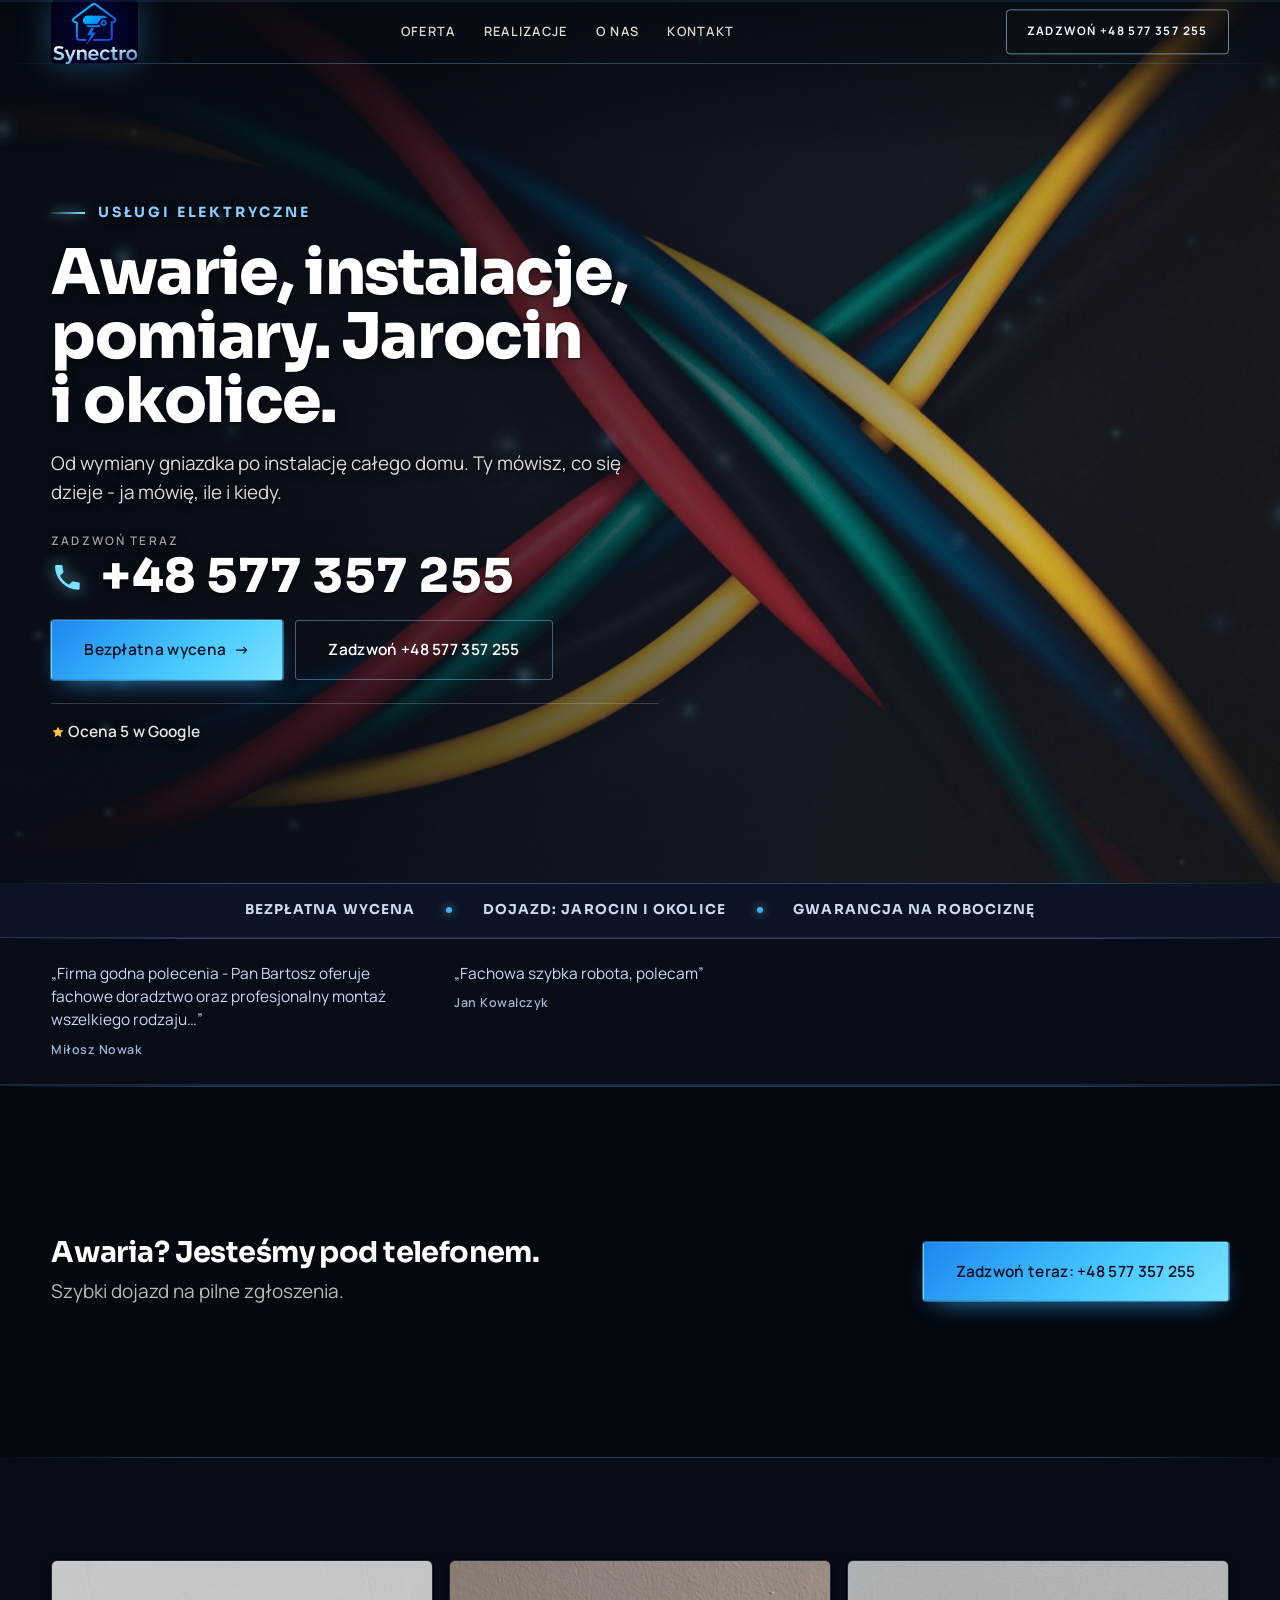
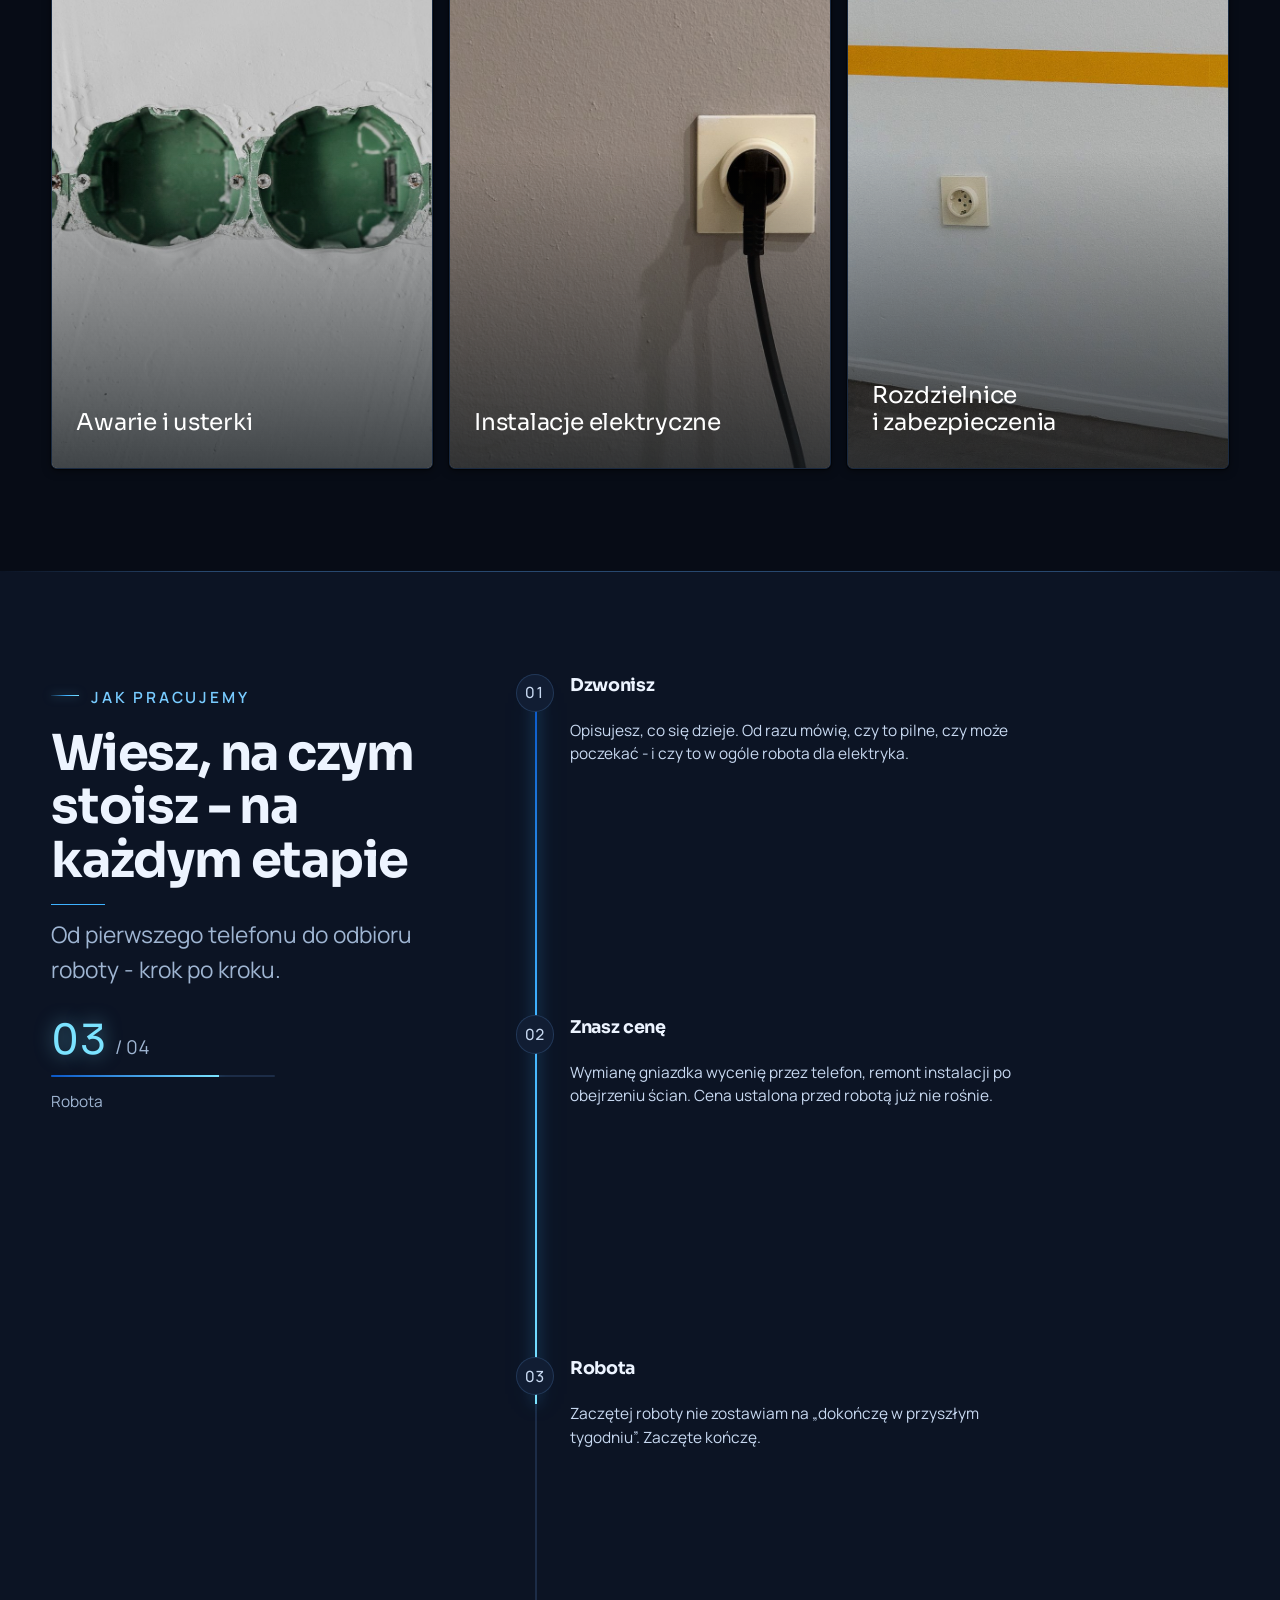
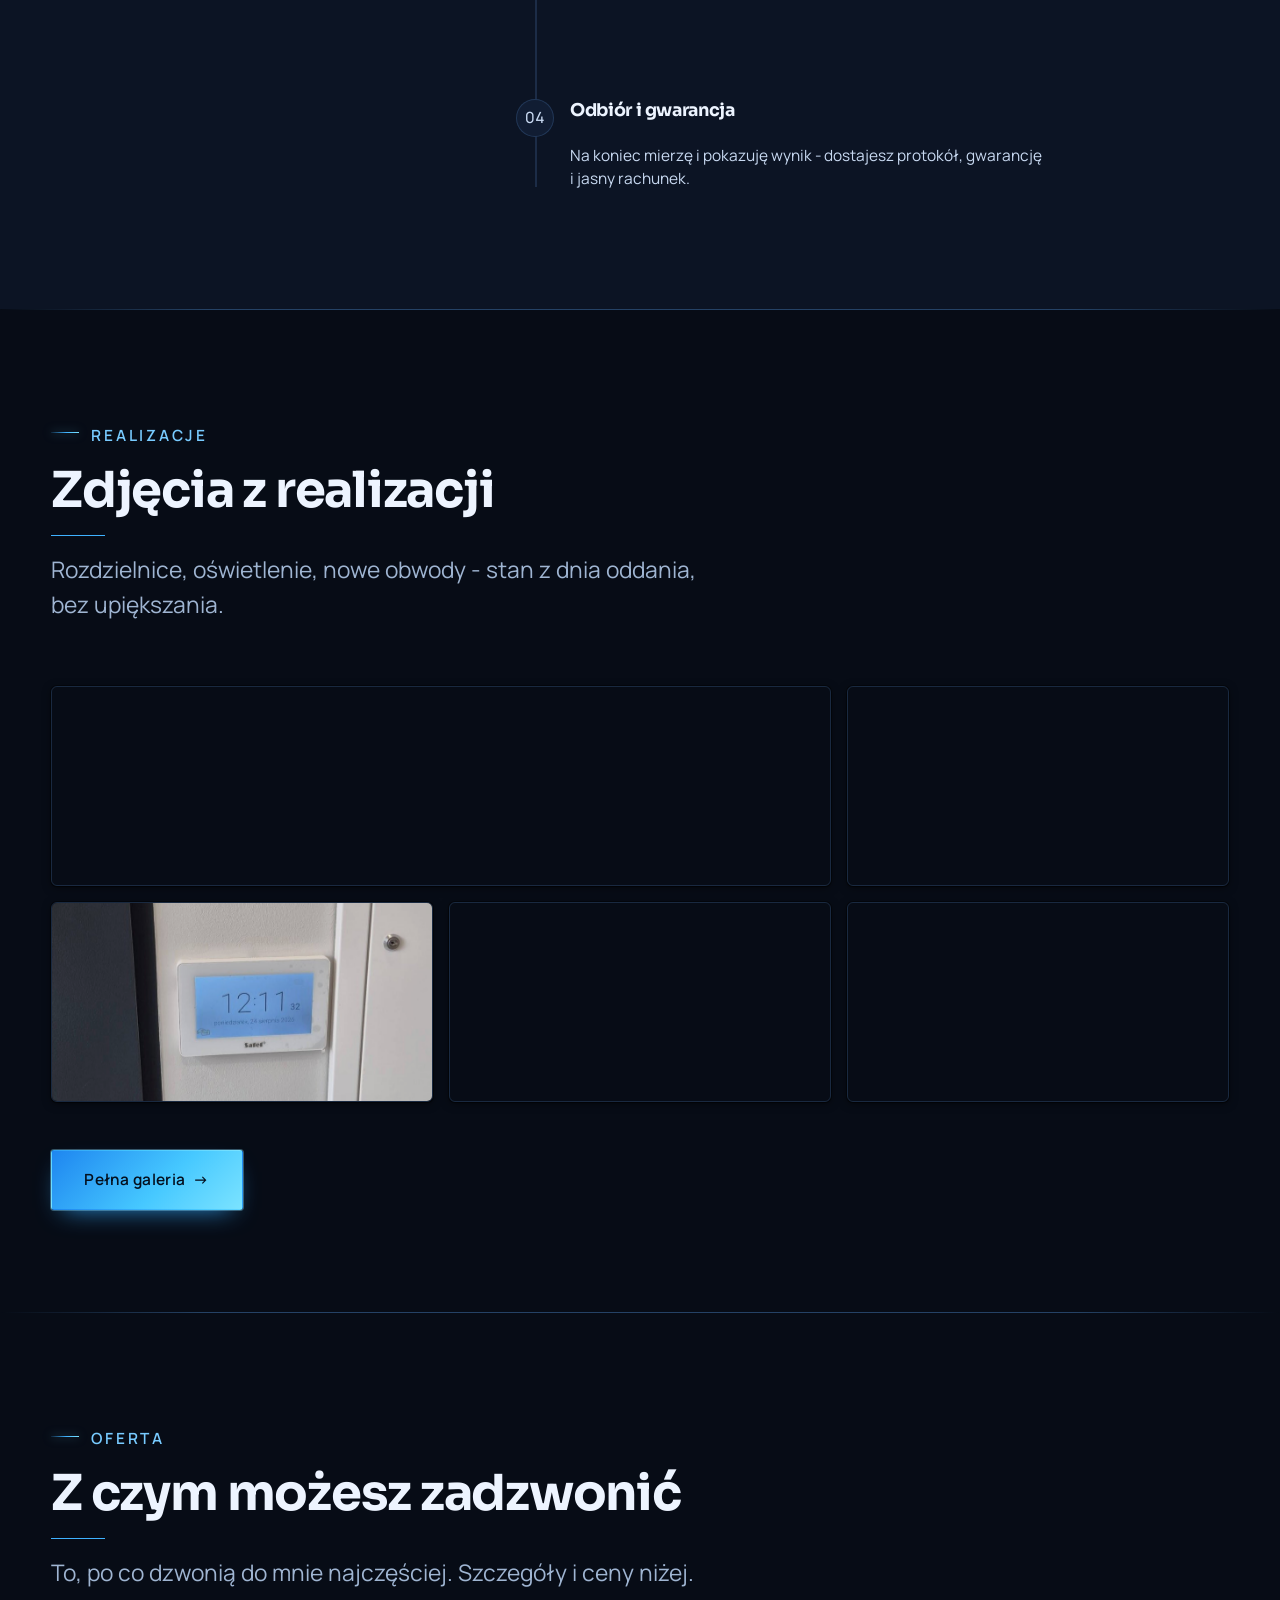
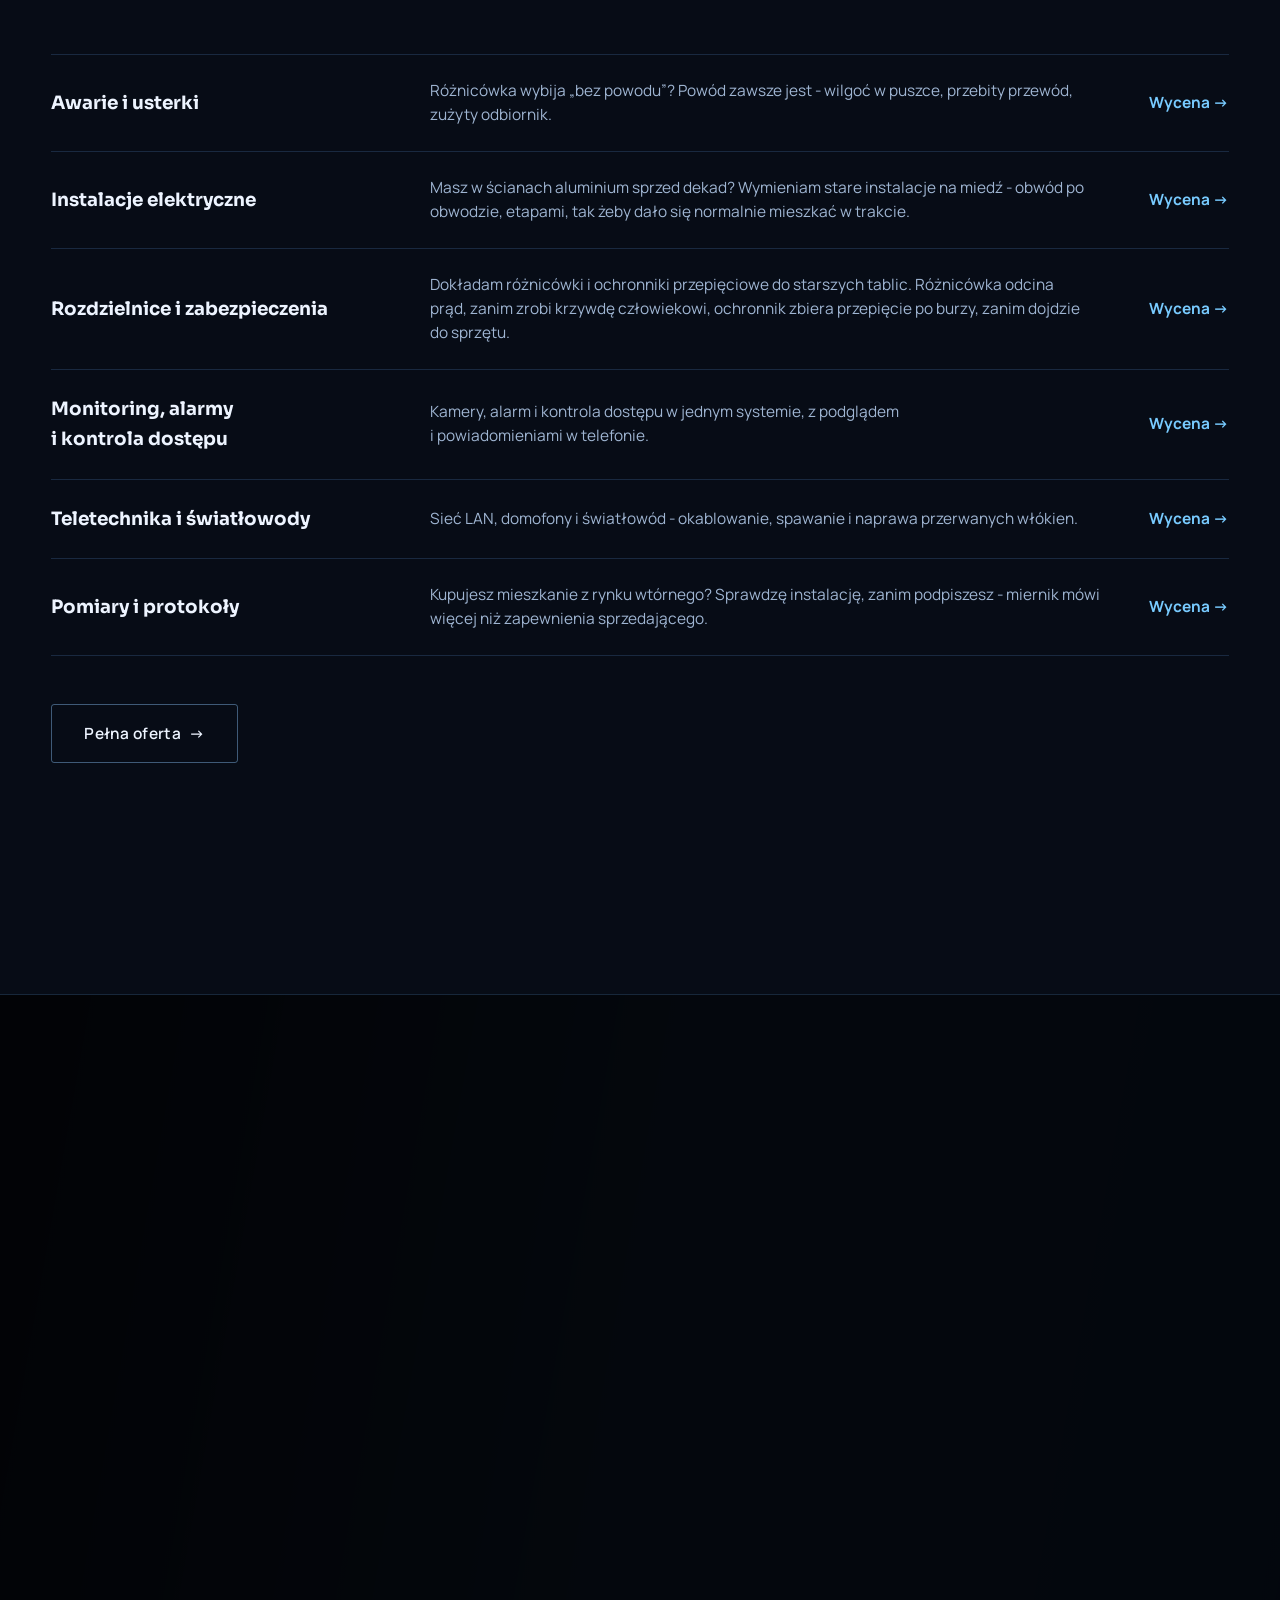
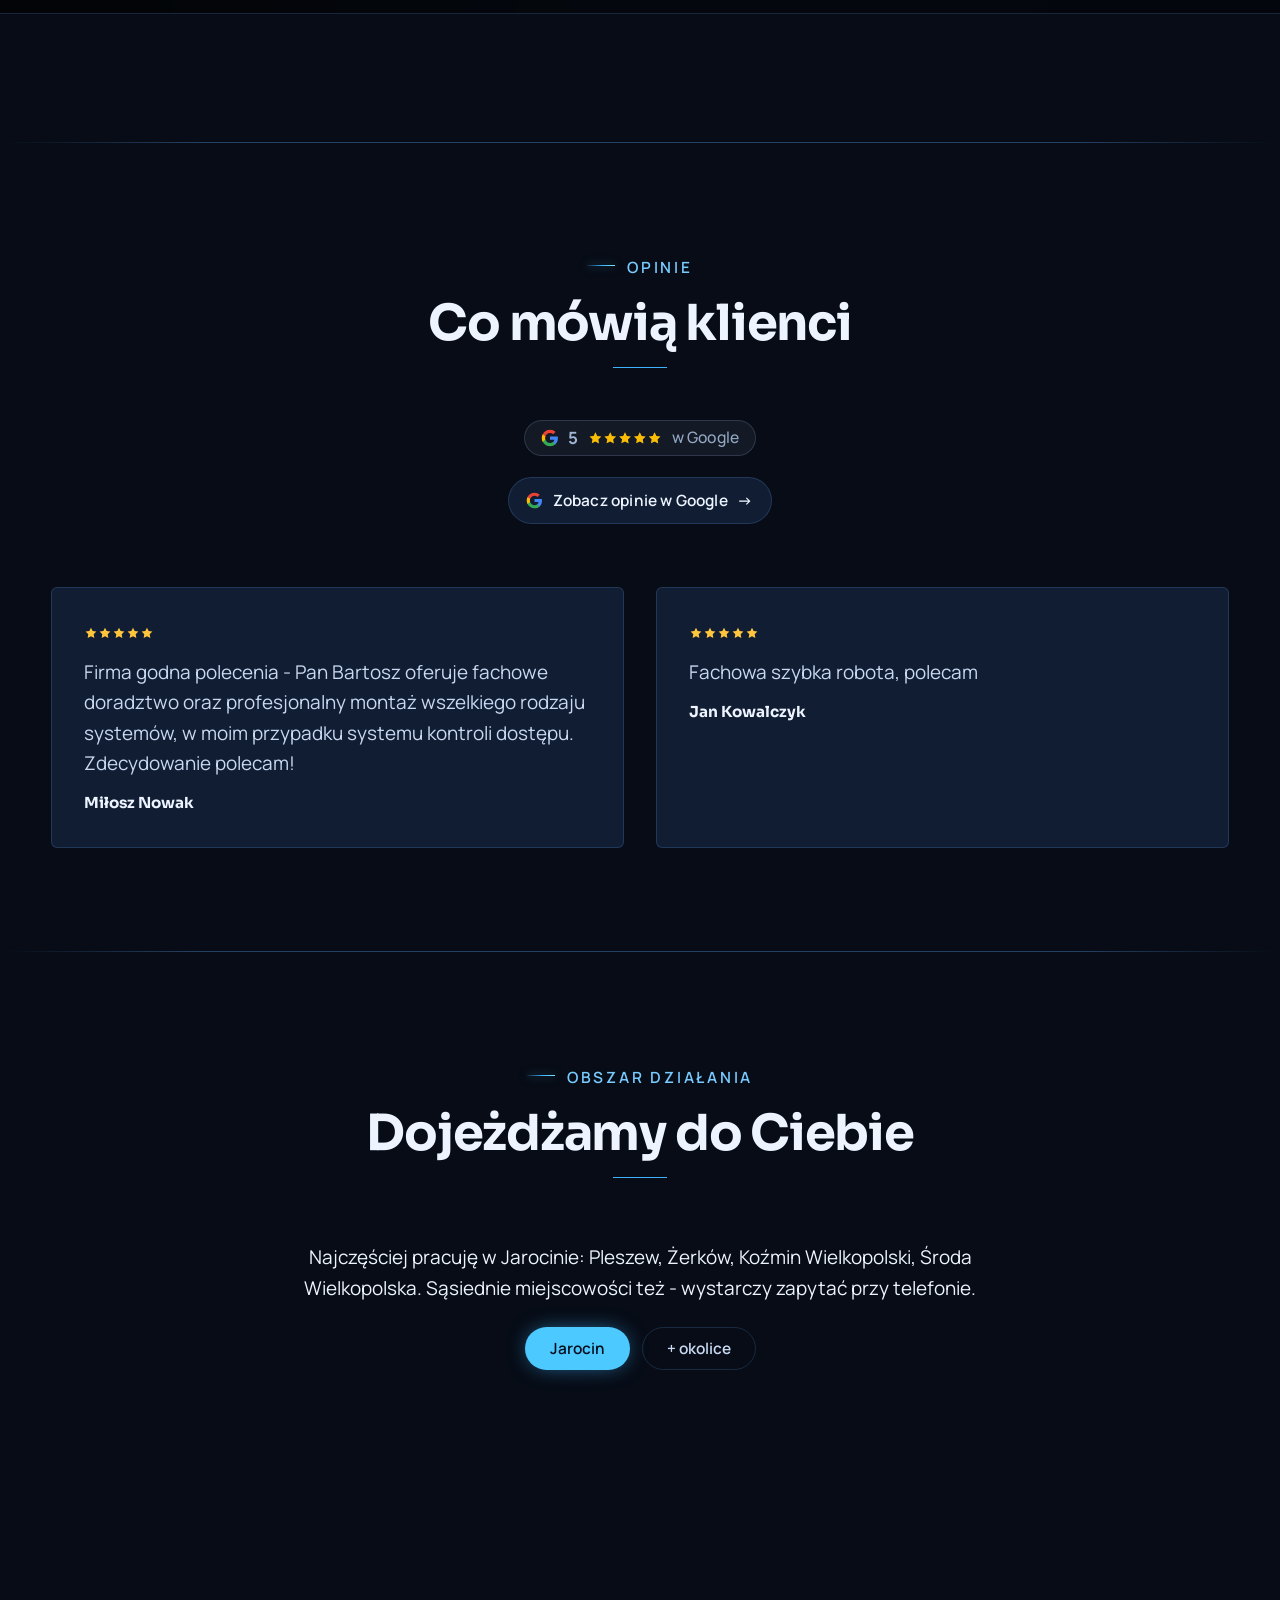
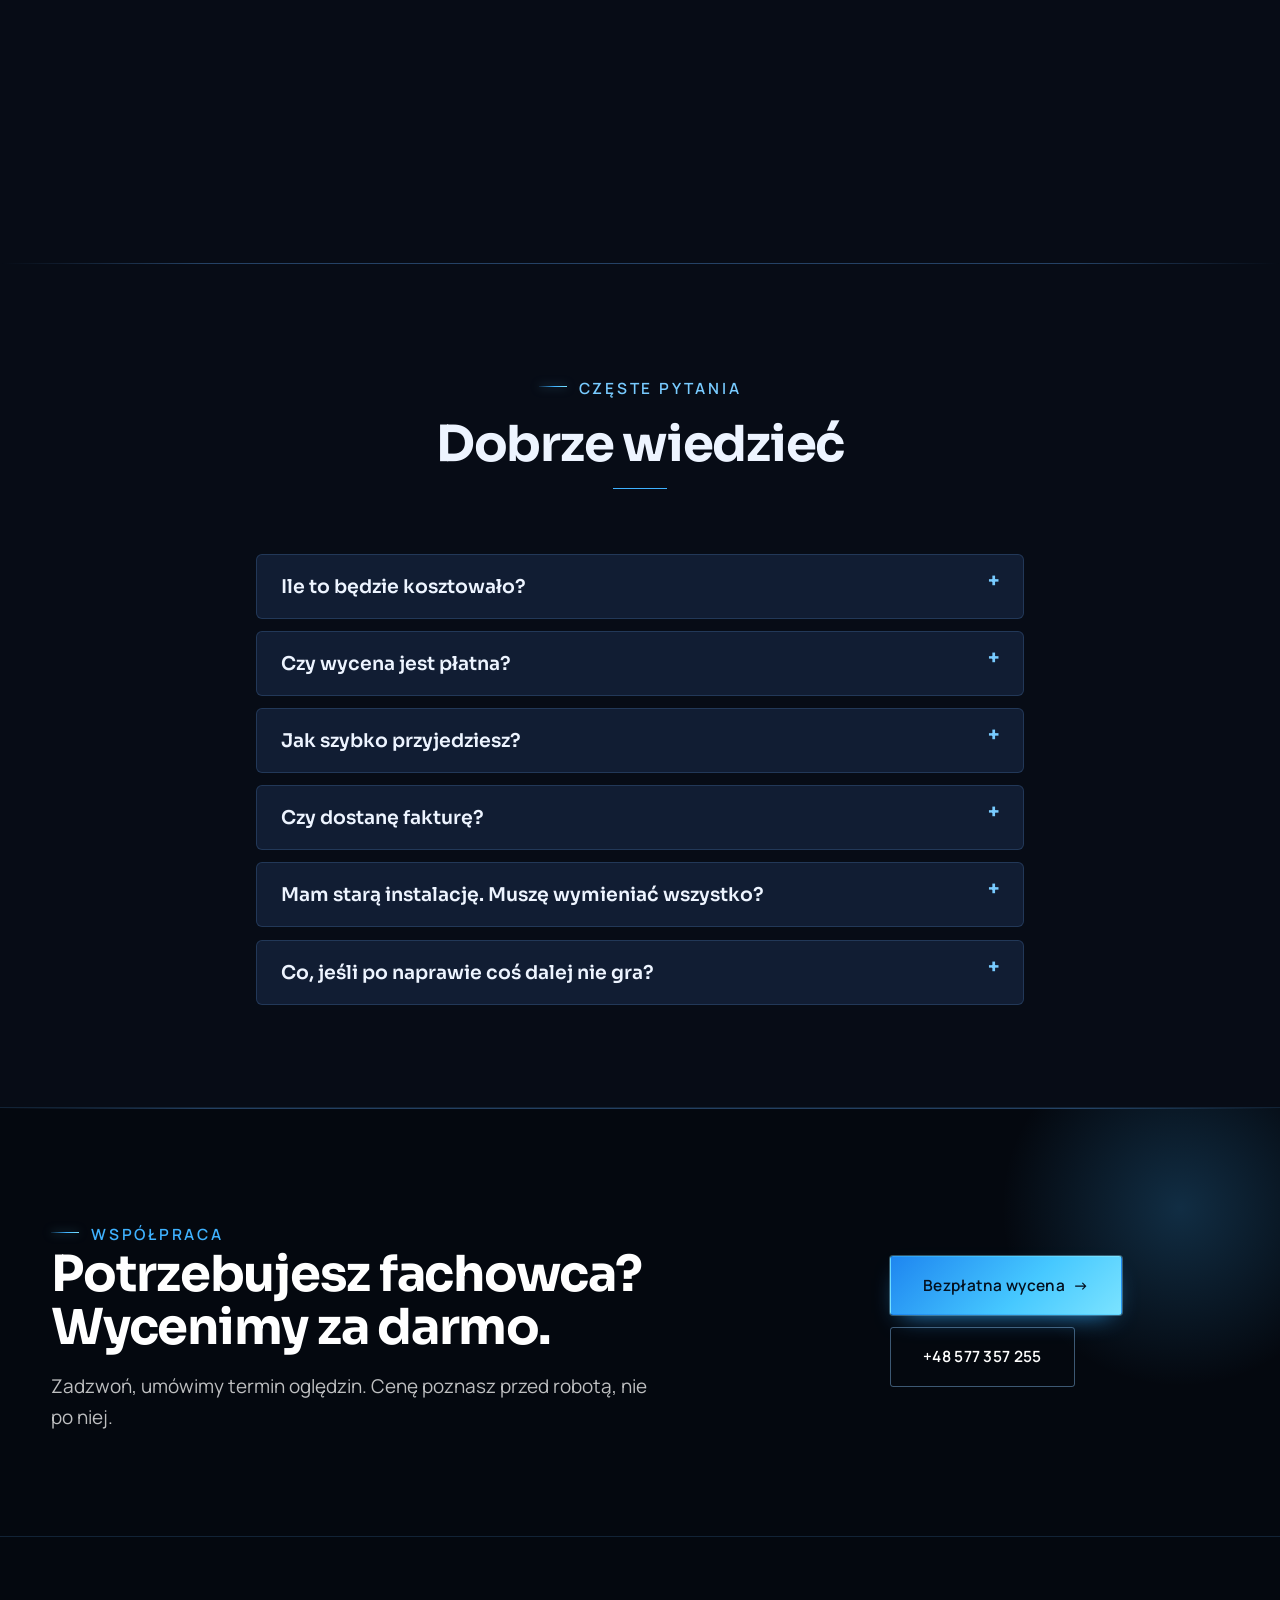
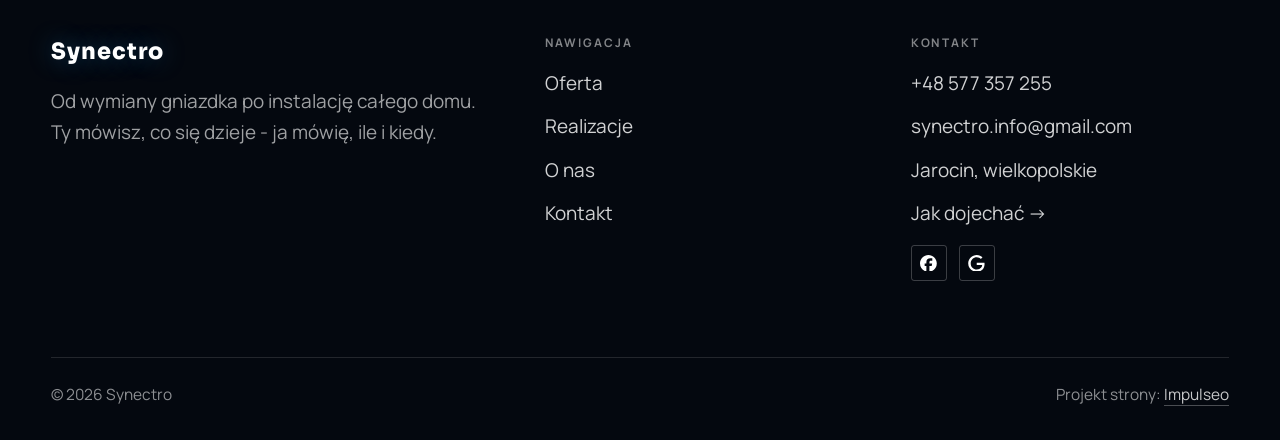
<file: index.html>
<!DOCTYPE html>
<html lang="pl">
<head>
<meta charset="UTF-8">
<meta name="viewport" content="width=device-width, initial-scale=1.0">
<meta name="theme-color" content="#070C16">
<title>Synectro - elektryk z dojazdem</title>
<meta name="description" content="Elektryk w Jarocinie z dojazdem. Awarie, instalacje, rozdzielnice, monitoring i alarmy, pomiary z protokołem. Cenę znasz przed robotą. Zadzwoń: +48 577 357 255.">
<link rel="canonical" href="https://kris20032.github.io/synectro/">
<meta name="robots" content="noindex, nofollow">
<meta property="og:type" content="website">
<meta property="og:locale" content="pl_PL">
<meta property="og:site_name" content="Synectro">
<meta property="og:title" content="Synectro - elektryk z dojazdem">
<meta property="og:description" content="Elektryk w Jarocinie z dojazdem. Awarie, instalacje, rozdzielnice, monitoring i alarmy, pomiary z protokołem. Cenę znasz przed robotą. Zadzwoń: +48 577 357 255.">
<meta property="og:url" content="https://kris20032.github.io/synectro/">
<meta property="og:image" content="https://kris20032.github.io/synectro/img/og.jpg">
<meta property="og:image:width" content="1200">
<meta property="og:image:height" content="630">
<meta name="twitter:card" content="summary_large_image">
<script type="application/ld+json">{"@context": "https://schema.org", "@type": "Electrician", "name": "Synectro", "url": "https://kris20032.github.io/synectro/", "telephone": "+48577357255", "image": "https://kris20032.github.io/synectro/img/og.jpg", "areaServed": "Jarocin", "sameAs": ["https://www.facebook.com/p/Synectro-61585805750012/", "https://maps.google.com/?cid=10199328600541375780&g_mp=CiVnb29nbGUubWFwcy5wbGFjZXMudjEuUGxhY2VzLkdldFBsYWNlEAIYBCAA"]}</script>
<link rel="preconnect" href="https://fonts.googleapis.com">
<link rel="preconnect" href="https://fonts.gstatic.com" crossorigin>
<link href="https://fonts.googleapis.com/css2?family=Sora:wght@600;700;800&family=Manrope:wght@400;500;600&display=swap" rel="stylesheet">
<link rel="stylesheet" href="assets/styles.css?v=elektro01">
</head>
<body>

<header class="nav">
  <div class="wrap nav-inner">
    <a class="brand brand-has-logo" href="index.html"><img class="brand-logo" src="img/logo.png" alt="Synectro" width="940" height="690" decoding="async"></a>
    <nav class="nav-links">
      <a href="oferta.html">Oferta</a>
      <a href="realizacje.html">Realizacje</a>
      <a href="o-nas.html">O nas</a>
      <a href="kontakt.html">Kontakt</a>
      <a href="tel:+48577357255" class="btn btn-accent">Zadzwoń +48 577 357 255</a>
    </nav>
    <button class="nav-toggle" aria-label="Menu"><span></span><span></span><span></span></button>
  </div>
</header>

<main>
<section class="hero-fach">
  <img class="hf-photo" src="img/hero.jpg" fetchpriority="high" data-rotate="img/g14.jpg|img/g13.jpg" alt="Synectro" width="1880" height="1251">
  <div class="hf-panel">
    <div class="hf-inner">
      <span class="hf-kicker">Usługi elektryczne</span>
      <h1 class="hf-title">Awarie, instalacje, pomiary. Jarocin i okolice. <em></em></h1>
      <p class="hf-lead">Od wymiany gniazdka po instalację całego domu. Ty mówisz, co się dzieje - ja mówię, ile i kiedy.</p>
      <a class="hf-phone" href="tel:+48577357255"><span class="hf-phone-lab">Zadzwoń teraz</span><span class="hf-phone-num"><svg class="ico-tel" width="16" height="16" viewBox="0 0 24 24" fill="none" aria-hidden="true"><path d="M6.6 10.8a15.5 15.5 0 0 0 6.6 6.6l2.2-2.2a1 1 0 0 1 1-.24 11.4 11.4 0 0 0 3.6.58 1 1 0 0 1 1 1V20a1 1 0 0 1-1 1A17 17 0 0 1 3 4a1 1 0 0 1 1-1h3.5a1 1 0 0 1 1 1c0 1.25.2 2.46.58 3.6a1 1 0 0 1-.25 1l-2.23 2.2Z" fill="currentColor"/></svg> +48 577 357 255</span></a>
      <div class="hf-actions">
        <a href="kontakt.html" class="btn btn-accent">Bezpłatna wycena <span class="arr">→</span></a>
        <a href="tel:+48577357255" class="btn btn-ghost hf-ghost">Zadzwoń +48 577 357 255</a>
      </div>
      <div class="hf-trust"><svg class="ico-star" width="14" height="14" viewBox="0 0 24 24" style="vertical-align:-2px" aria-hidden="true"><path d="M12 2.8l2.85 5.8 6.4.93-4.63 4.5 1.1 6.37L12 17.4l-5.72 3 1.1-6.37-4.63-4.5 6.4-.93L12 2.8Z" fill="currentColor"/></svg> Ocena 5 w Google</div>
    </div>
  </div>
</section>
<section class="fach-promise">
  <div class="wrap">
    <ul class="fp-row reveal"><li>Bezpłatna wycena</li><li>Dojazd: Jarocin i okolice</li><li>Gwarancja na robociznę</li></ul>
  </div>
</section>
<section class="opinie-mini" aria-label="Opinie klientów">
  <div class="wrap">
    <div class="om-row">
      <div class="om-item reveal"><blockquote>„Firma godna polecenia - Pan Bartosz oferuje fachowe doradztwo oraz profesjonalny montaż wszelkiego rodzaju…”</blockquote><span class="om-autor">Miłosz Nowak</span></div>
      <div class="om-item reveal"><blockquote>„Fachowa szybka robota, polecam”</blockquote><span class="om-autor">Jan Kowalczyk</span></div>
    </div>
  </div>
</section>
<section class="awaria">
  <div class="wrap">
      <div class="reveal">
        <h3>Awaria? Jesteśmy pod telefonem.</h3>
        <p>Szybki dojazd na pilne zgłoszenia.</p>
      </div>
      <a class="btn btn-accent" href="tel:+48577357255">Zadzwoń teraz: +48 577 357 255</a>
  </div>
</section>
<section class="gateways-band">
  <div class="wrap">
    <div class="gateways">
      <a href="oferta.html" class="gateway reveal"><img src="img/g1.jpg" alt="Awarie i usterki" loading="lazy" width="1880" height="1255" decoding="async"><span class="g-ttl">Awarie i usterki</span></a>
      <a href="oferta.html" class="gateway reveal"><img src="img/g2.jpg" alt="Instalacje elektryczne" loading="lazy" width="1880" height="1255" decoding="async"><span class="g-ttl">Instalacje elektryczne</span></a>
      <a href="oferta.html" class="gateway reveal"><img src="img/g3.jpg" alt="Rozdzielnice i zabezpieczenia" loading="lazy" width="1880" height="1255" decoding="async"><span class="g-ttl">Rozdzielnice i zabezpieczenia</span></a>
    </div>
  </div>
</section>
<section class="proces proces-os fachowcy">
  <div class="wrap proc-grid">
    <div class="proc-side">
      <div class="head reveal">
        <span class="eyebrow">Jak pracujemy</span>
        <h2>Wiesz, na czym stoisz - na każdym etapie</h2>
        <p>Od pierwszego telefonu do odbioru roboty - krok po kroku.</p>
      </div>
      <div class="proc-count" aria-hidden="true"><span class="pc-cur">01</span><span class="pc-all">/ 04</span></div>
      <div class="proc-bar" aria-hidden="true"><i></i></div>
      <p class="proc-now" aria-hidden="true">Dzwonisz</p>
    </div>
    <ol class="proces-line">
      <li class="reveal"><span class="pno">01</span><h3>Dzwonisz</h3><p>Opisujesz, co się dzieje. Od razu mówię, czy to pilne, czy może poczekać - i czy to w ogóle robota dla elektryka.</p></li>
      <li class="reveal"><span class="pno">02</span><h3>Znasz cenę</h3><p>Wymianę gniazdka wycenię przez telefon, remont instalacji po obejrzeniu ścian. Cena ustalona przed robotą już nie rośnie.</p></li>
      <li class="reveal"><span class="pno">03</span><h3>Robota</h3><p>Zaczętej roboty nie zostawiam na „dokończę w przyszłym tygodniu”. Zaczęte kończę.</p></li>
      <li class="reveal"><span class="pno">04</span><h3>Odbiór i gwarancja</h3><p>Na koniec mierzę i pokazuję wynik - dostajesz protokół, gwarancję i jasny rachunek.</p></li>
    </ol>
  </div>
</section>
<section>
  <div class="wrap">
    <div class="head reveal">
      <span class="eyebrow">Realizacje</span>
      <h2>Zdjęcia z realizacji</h2>
      <p>Rozdzielnice, oświetlenie, nowe obwody - stan z dnia oddania, bez upiększania.</p>
    </div>
    <div class="gallery">
      <div class="tile t-two3 reveal"><img src="img/g4.jpg" alt="Synectro" loading="lazy" width="1880" height="1255" decoding="async"></div>
      <div class="tile t-third reveal"><img src="img/g5.jpg" alt="Synectro" loading="lazy" width="1880" height="1253" decoding="async"></div>
      <div class="tile t-third reveal"><img src="img/g6.jpg" alt="Synectro" loading="lazy" width="1731" height="1300" decoding="async"></div>
      <div class="tile t-third reveal"><img src="img/g15.jpg" alt="Synectro" loading="lazy" width="1880" height="1253" decoding="async"></div>
      <div class="tile t-third reveal"><img src="img/g8.jpg" alt="Synectro" loading="lazy" width="1880" height="1253" decoding="async"></div>
    </div>
    <div style="margin-top:var(--space-7)" class="reveal"><a href="realizacje.html" class="btn btn-accent">Pełna galeria <span class="arr">→</span></a></div>
  </div>
</section>
<section class="fach-uslugi">
  <div class="wrap">
    <div class="head reveal">
      <span class="eyebrow">Oferta</span>
      <h2>Z czym możesz zadzwonić</h2>
      <p>To, po co dzwonią do mnie najczęściej. Szczegóły i ceny niżej.</p>
    </div>
    <ul class="fu-list">
      <li class="fu-row reveal"><div class="fu-name">Awarie i usterki</div><div class="fu-desc">Różnicówka wybija „bez powodu”? Powód zawsze jest - wilgoć w puszce, przebity przewód, zużyty odbiornik.</div><a class="fu-cta" href="kontakt.html">Wycena <span class="arr">→</span></a></li>
      <li class="fu-row reveal"><div class="fu-name">Instalacje elektryczne</div><div class="fu-desc">Masz w ścianach aluminium sprzed dekad? Wymieniam stare instalacje na miedź - obwód po obwodzie, etapami, tak żeby dało się normalnie mieszkać w trakcie.</div><a class="fu-cta" href="kontakt.html">Wycena <span class="arr">→</span></a></li>
      <li class="fu-row reveal"><div class="fu-name">Rozdzielnice i zabezpieczenia</div><div class="fu-desc">Dokładam różnicówki i ochronniki przepięciowe do starszych tablic. Różnicówka odcina prąd, zanim zrobi krzywdę człowiekowi, ochronnik zbiera przepięcie po burzy, zanim dojdzie do sprzętu.</div><a class="fu-cta" href="kontakt.html">Wycena <span class="arr">→</span></a></li>
      <li class="fu-row reveal"><div class="fu-name">Monitoring, alarmy i kontrola dostępu</div><div class="fu-desc">Kamery, alarm i kontrola dostępu w jednym systemie, z podglądem i powiadomieniami w telefonie.</div><a class="fu-cta" href="kontakt.html">Wycena <span class="arr">→</span></a></li>
      <li class="fu-row reveal"><div class="fu-name">Teletechnika i światłowody</div><div class="fu-desc">Sieć LAN, domofony i światłowód - okablowanie, spawanie i naprawa przerwanych włókien.</div><a class="fu-cta" href="kontakt.html">Wycena <span class="arr">→</span></a></li>
      <li class="fu-row reveal"><div class="fu-name">Pomiary i protokoły</div><div class="fu-desc">Kupujesz mieszkanie z rynku wtórnego? Sprawdzę instalację, zanim podpiszesz - miernik mówi więcej niż zapewnienia sprzedającego.</div><a class="fu-cta" href="kontakt.html">Wycena <span class="arr">→</span></a></li>
    </ul>
    <div style="margin-top:var(--space-7)" class="reveal"><a href="oferta.html" class="btn btn-ghost">Pełna oferta <span class="arr">→</span></a></div>
  </div>
</section>
<section class="stopklatka" aria-hidden="true">
  <div class="stk-bg" style="background-image:url(img/g9.jpg)"></div>
</section>
<section class="opinie">
  <div class="wrap">
    <div class="head center reveal">
      <span class="eyebrow">Opinie</span>
      <h2>Co mówią klienci</h2>
    </div>
    <p class="op-meta reveal"><span class="g-badge"><svg class="gb-ico" viewBox="0 0 24 24" width="18" height="18" aria-hidden="true"><path fill="#4285F4" d="M22.56 12.25c0-.78-.07-1.53-.2-2.25H12v4.26h5.92c-.26 1.37-1.04 2.53-2.21 3.31v2.77h3.57c2.08-1.92 3.28-4.74 3.28-8.09z"/><path fill="#34A853" d="M12 23c2.97 0 5.46-.98 7.28-2.66l-3.57-2.77c-.98.66-2.23 1.06-3.71 1.06-2.86 0-5.29-1.93-6.16-4.53H2.18v2.84C3.99 20.53 7.7 23 12 23z"/><path fill="#FBBC05" d="M5.84 14.09c-.22-.66-.35-1.36-.35-2.09s.13-1.43.35-2.09V7.07H2.18C1.43 8.55 1 10.22 1 12s.43 3.45 1.18 4.93l2.85-2.22.81-.62z"/><path fill="#EA4335" d="M12 5.38c1.62 0 3.06.56 4.21 1.64l3.15-3.15C17.45 2.09 14.97 1 12 1 7.7 1 3.99 3.47 2.18 7.07l3.66 2.84c.87-2.6 3.3-4.53 6.16-4.53z"/></svg><b class="gb-ocena">5</b><svg class="gb-stars" viewBox="0 0 90 18" width="74" height="14.8" aria-hidden="true"><g fill="currentColor" opacity=".26"><path transform="translate(0,0)" d="M9 1.6l2.2 4.46 4.92.72-3.56 3.47.84 4.9L9 12.74l-4.4 2.31.84-4.9L1.88 6.68l4.92-.72L9 1.6Z"/><path transform="translate(18,0)" d="M9 1.6l2.2 4.46 4.92.72-3.56 3.47.84 4.9L9 12.74l-4.4 2.31.84-4.9L1.88 6.68l4.92-.72L9 1.6Z"/><path transform="translate(36,0)" d="M9 1.6l2.2 4.46 4.92.72-3.56 3.47.84 4.9L9 12.74l-4.4 2.31.84-4.9L1.88 6.68l4.92-.72L9 1.6Z"/><path transform="translate(54,0)" d="M9 1.6l2.2 4.46 4.92.72-3.56 3.47.84 4.9L9 12.74l-4.4 2.31.84-4.9L1.88 6.68l4.92-.72L9 1.6Z"/><path transform="translate(72,0)" d="M9 1.6l2.2 4.46 4.92.72-3.56 3.47.84 4.9L9 12.74l-4.4 2.31.84-4.9L1.88 6.68l4.92-.72L9 1.6Z"/></g><clipPath id="gs1000"><rect x="0" y="0" width="90.0" height="18"/></clipPath><g fill="#FBBC04" clip-path="url(#gs1000)"><path transform="translate(0,0)" d="M9 1.6l2.2 4.46 4.92.72-3.56 3.47.84 4.9L9 12.74l-4.4 2.31.84-4.9L1.88 6.68l4.92-.72L9 1.6Z"/><path transform="translate(18,0)" d="M9 1.6l2.2 4.46 4.92.72-3.56 3.47.84 4.9L9 12.74l-4.4 2.31.84-4.9L1.88 6.68l4.92-.72L9 1.6Z"/><path transform="translate(36,0)" d="M9 1.6l2.2 4.46 4.92.72-3.56 3.47.84 4.9L9 12.74l-4.4 2.31.84-4.9L1.88 6.68l4.92-.72L9 1.6Z"/><path transform="translate(54,0)" d="M9 1.6l2.2 4.46 4.92.72-3.56 3.47.84 4.9L9 12.74l-4.4 2.31.84-4.9L1.88 6.68l4.92-.72L9 1.6Z"/><path transform="translate(72,0)" d="M9 1.6l2.2 4.46 4.92.72-3.56 3.47.84 4.9L9 12.74l-4.4 2.31.84-4.9L1.88 6.68l4.92-.72L9 1.6Z"/></g></svg><span class="gb-txt">w Google</span></span></p>
    <p class="op-meta reveal"><a class="op-google" href="https://maps.google.com/?cid=10199328600541375780&amp;g_mp=CiVnb29nbGUubWFwcy5wbGFjZXMudjEuUGxhY2VzLkdldFBsYWNlEAIYBCAA" target="_blank" rel="noopener"><svg class="op-g-ico" viewBox="0 0 24 24" width="17" height="17" aria-hidden="true"><path fill="#4285F4" d="M22.56 12.25c0-.78-.07-1.53-.2-2.25H12v4.26h5.92c-.26 1.37-1.04 2.53-2.21 3.31v2.77h3.57c2.08-1.92 3.28-4.74 3.28-8.09z"/><path fill="#34A853" d="M12 23c2.97 0 5.46-.98 7.28-2.66l-3.57-2.77c-.98.66-2.23 1.06-3.71 1.06-2.86 0-5.29-1.93-6.16-4.53H2.18v2.84C3.99 20.53 7.7 23 12 23z"/><path fill="#FBBC05" d="M5.84 14.09c-.22-.66-.35-1.36-.35-2.09s.13-1.43.35-2.09V7.07H2.18C1.43 8.55 1 10.22 1 12s.43 3.45 1.18 4.93l2.85-2.22.81-.62z"/><path fill="#EA4335" d="M12 5.38c1.62 0 3.06.56 4.21 1.64l3.15-3.15C17.45 2.09 14.97 1 12 1 7.7 1 3.99 3.47 2.18 7.07l3.66 2.84c.87-2.6 3.3-4.53 6.16-4.53z"/></svg><span>Zobacz opinie w Google</span><span class="arr">→</span></a></p>
    <div class="opinie-grid">
      <figure class="op-card reveal"><span class="op-star"><svg class="ico-star" width="14" height="14" viewBox="0 0 24 24" style="vertical-align:-2px" aria-hidden="true"><path d="M12 2.8l2.85 5.8 6.4.93-4.63 4.5 1.1 6.37L12 17.4l-5.72 3 1.1-6.37-4.63-4.5 6.4-.93L12 2.8Z" fill="currentColor"/></svg><svg class="ico-star" width="14" height="14" viewBox="0 0 24 24" style="vertical-align:-2px" aria-hidden="true"><path d="M12 2.8l2.85 5.8 6.4.93-4.63 4.5 1.1 6.37L12 17.4l-5.72 3 1.1-6.37-4.63-4.5 6.4-.93L12 2.8Z" fill="currentColor"/></svg><svg class="ico-star" width="14" height="14" viewBox="0 0 24 24" style="vertical-align:-2px" aria-hidden="true"><path d="M12 2.8l2.85 5.8 6.4.93-4.63 4.5 1.1 6.37L12 17.4l-5.72 3 1.1-6.37-4.63-4.5 6.4-.93L12 2.8Z" fill="currentColor"/></svg><svg class="ico-star" width="14" height="14" viewBox="0 0 24 24" style="vertical-align:-2px" aria-hidden="true"><path d="M12 2.8l2.85 5.8 6.4.93-4.63 4.5 1.1 6.37L12 17.4l-5.72 3 1.1-6.37-4.63-4.5 6.4-.93L12 2.8Z" fill="currentColor"/></svg><svg class="ico-star" width="14" height="14" viewBox="0 0 24 24" style="vertical-align:-2px" aria-hidden="true"><path d="M12 2.8l2.85 5.8 6.4.93-4.63 4.5 1.1 6.37L12 17.4l-5.72 3 1.1-6.37-4.63-4.5 6.4-.93L12 2.8Z" fill="currentColor"/></svg></span><blockquote>Firma godna polecenia - Pan Bartosz oferuje fachowe doradztwo oraz profesjonalny montaż wszelkiego rodzaju systemów, w moim przypadku systemu kontroli dostępu. Zdecydowanie polecam!</blockquote><span class="op-autor">Miłosz Nowak</span></figure>
      <figure class="op-card reveal"><span class="op-star"><svg class="ico-star" width="14" height="14" viewBox="0 0 24 24" style="vertical-align:-2px" aria-hidden="true"><path d="M12 2.8l2.85 5.8 6.4.93-4.63 4.5 1.1 6.37L12 17.4l-5.72 3 1.1-6.37-4.63-4.5 6.4-.93L12 2.8Z" fill="currentColor"/></svg><svg class="ico-star" width="14" height="14" viewBox="0 0 24 24" style="vertical-align:-2px" aria-hidden="true"><path d="M12 2.8l2.85 5.8 6.4.93-4.63 4.5 1.1 6.37L12 17.4l-5.72 3 1.1-6.37-4.63-4.5 6.4-.93L12 2.8Z" fill="currentColor"/></svg><svg class="ico-star" width="14" height="14" viewBox="0 0 24 24" style="vertical-align:-2px" aria-hidden="true"><path d="M12 2.8l2.85 5.8 6.4.93-4.63 4.5 1.1 6.37L12 17.4l-5.72 3 1.1-6.37-4.63-4.5 6.4-.93L12 2.8Z" fill="currentColor"/></svg><svg class="ico-star" width="14" height="14" viewBox="0 0 24 24" style="vertical-align:-2px" aria-hidden="true"><path d="M12 2.8l2.85 5.8 6.4.93-4.63 4.5 1.1 6.37L12 17.4l-5.72 3 1.1-6.37-4.63-4.5 6.4-.93L12 2.8Z" fill="currentColor"/></svg><svg class="ico-star" width="14" height="14" viewBox="0 0 24 24" style="vertical-align:-2px" aria-hidden="true"><path d="M12 2.8l2.85 5.8 6.4.93-4.63 4.5 1.1 6.37L12 17.4l-5.72 3 1.1-6.37-4.63-4.5 6.4-.93L12 2.8Z" fill="currentColor"/></svg></span><blockquote>Fachowa szybka robota, polecam</blockquote><span class="op-autor">Jan Kowalczyk</span></figure>
    </div>
  </div>
</section>
<section class="obszar">
  <div class="wrap">
    <div class="head center reveal">
      <span class="eyebrow">Obszar działania</span>
      <h2>Dojeżdżamy do Ciebie</h2>
    </div>
    <p class="obszar-txt reveal" style="text-align:center;max-width:60ch;margin:0 auto 1.4rem">Najczęściej pracuję w Jarocinie: Pleszew, Żerków, Koźmin Wielkopolski, Środa Wielkopolska. Sąsiednie miejscowości też - wystarczy zapytać przy telefonie.</p>
    <ul class="obszar-list reveal"><li class="is-home">Jarocin</li><li>+ okolice</li></ul>
    <div class="obszar-mapa reveal" style="margin-top:var(--space-7)">
      <iframe title="Obszar działania - Jarocin i okolice" src="https://maps.google.com/maps?q=51.9585202%2C17.5075444&amp;z=11&amp;output=embed" loading="lazy" referrerpolicy="no-referrer-when-downgrade" style="width:100%;height:clamp(280px,38vh,420px);border:0;display:block;border-radius:var(--r-md)"></iframe>
    </div>
  </div>
</section>
<section class="faq-klinika">
  <div class="wrap">
    <div class="head center reveal">
      <span class="eyebrow">Częste pytania</span>
      <h2>Dobrze wiedzieć</h2>
    </div>
    <div class="faq-list">
      <details class="faq-item reveal"><summary>Ile to będzie kosztowało?</summary><p>Zależy, co się dzieje - dlatego wypytuję przez telefon i od razu podaję widełki. Ostateczną cenę ustalamy przy oględzinach, zanim zacznę.</p></details>
      <details class="faq-item reveal"><summary>Czy wycena jest płatna?</summary><p>Nie. Przyjazd i wycena w Jarocinie i najbliższej okolicy są bezpłatne - płacisz dopiero za umówioną robotę.</p></details>
      <details class="faq-item reveal"><summary>Jak szybko przyjedziesz?</summary><p>Brak prądu w całym domu to pilny wyjazd - przestawiam grafik. Dołożenie gniazdka spokojnie poczeka na umówiony termin.</p></details>
      <details class="faq-item reveal"><summary>Czy dostanę fakturę?</summary><p>Tak, na firmę albo na osobę prywatną. Dokument dostajesz od razu - razem z protokołem, jeśli robiłem pomiary.</p></details>
      <details class="faq-item reveal"><summary>Mam starą instalację. Muszę wymieniać wszystko?</summary><p>Aluminium w ścianach to jeszcze nie wyrok, ale ma swoje lata i lubi luzujące się zaciski. Mówię wprost, co wymienić od razu, a co można zaplanować - z cenami, żebyś mógł rozłożyć to w czasie.</p></details>
      <details class="faq-item reveal"><summary>Co, jeśli po naprawie coś dalej nie gra?</summary><p>Wracam i mierzę jeszcze raz. Moja wina - poprawiam za darmo; wyszło coś nowego - mówię wprost, co i za ile.</p></details>
    </div>
  </div>
</section>
<section class="cta">
  <div class="wrap">
    <div class="reveal">
      <span class="eyebrow">Współpraca</span>
      <h2>Potrzebujesz fachowca? Wycenimy za darmo.</h2>
      <p>Zadzwoń, umówimy termin oględzin. Cenę poznasz przed robotą, nie po niej.</p>
    </div>
    <div class="cta-actions reveal">
      <a href="kontakt.html" class="btn btn-light">Bezpłatna wycena <span class="arr">→</span></a>
      <a href="tel:+48577357255" class="btn btn-ghost btn-ghost-cta">+48 577 357 255</a>
    </div>
  </div>
</section>
</main>

<footer>
  <div class="wrap">
    <div class="foot-grid">
      <div class="foot-brand">
        <div class="name">Synectro</div>
        <p>Od wymiany gniazdka po instalację całego domu. Ty mówisz, co się dzieje - ja mówię, ile i kiedy.</p>
      </div>
      <div class="foot-col">
        <h4>Nawigacja</h4>
        <a href="oferta.html">Oferta</a>
        <a href="realizacje.html">Realizacje</a>
        <a href="o-nas.html">O nas</a>
        <a href="kontakt.html">Kontakt</a>
      </div>
      <div class="foot-col">
        <h4>Kontakt</h4>
        <a href="tel:+48577357255">+48 577 357 255</a>
        <a href="mailto:synectro.info@gmail.com">synectro.info@gmail.com</a>
        <p>Jarocin, wielkopolskie</p>
        <a href="https://maps.google.com/?cid=10199328600541375780&g_mp=CiVnb29nbGUubWFwcy5wbGFjZXMudjEuUGxhY2VzLkdldFBsYWNlEAIYBCAA" target="_blank" rel="noopener">Jak dojechać →</a>
      <div class="foot-soc">
        <a class="soc" href="https://www.facebook.com/p/Synectro-61585805750012/" target="_blank" rel="noopener" aria-label="Facebook - Synectro"><svg viewBox="0 0 24 24" aria-hidden="true" focusable="false"><path d="M9.101 23.691v-7.98H6.627v-3.667h2.474v-1.58c0-4.085 1.848-5.978 5.858-5.978.401 0 .955.042 1.468.103a8.68 8.68 0 0 1 1.141.195v3.325a8.623 8.623 0 0 0-.653-.036 26.805 26.805 0 0 0-.733-.009c-.707 0-1.259.096-1.675.309a1.686 1.686 0 0 0-.679.622c-.258.42-.374.995-.374 1.752v1.297h3.919l-.386 2.103-.287 1.564h-3.246v8.245C19.396 23.238 24 18.179 24 12.044c0-6.627-5.373-12-12-12s-12 5.373-12 12c0 5.628 3.874 10.35 9.101 11.647Z" fill="currentColor"/></svg></a>
        <a class="soc" href="https://maps.google.com/?cid=10199328600541375780&g_mp=CiVnb29nbGUubWFwcy5wbGFjZXMudjEuUGxhY2VzLkdldFBsYWNlEAIYBCAA" target="_blank" rel="noopener" aria-label="Google - Synectro"><svg viewBox="0 0 24 24" aria-hidden="true" focusable="false"><path d="M12.48 10.92v3.28h7.84c-.24 1.84-.853 3.187-1.787 4.133-1.147 1.147-2.933 2.4-6.053 2.4-4.827 0-8.6-3.893-8.6-8.72s3.773-8.72 8.6-8.72c2.6 0 4.507 1.027 5.907 2.347l2.307-2.307C18.747 1.44 16.133 0 12.48 0 5.867 0 .307 5.387.307 12s5.56 12 12.173 12c3.573 0 6.267-1.173 8.373-3.36 2.16-2.16 2.84-5.213 2.84-7.667 0-.76-.053-1.467-.173-2.053H12.48z" fill="currentColor"/></svg></a>
      </div>
      </div>
    </div>
    <div class="foot-bot">
      <span>© 2026 Synectro</span>
      <span>Projekt strony: <a class="foot-credit" href="https://impulseo.pl" target="_blank" rel="noopener">Impulseo</a></span>
    </div>
  </div>
</footer>
<div class="sticky-call"><a class="sc-call" href="tel:+48577357255"><svg class="ico-tel" width="16" height="16" viewBox="0 0 24 24" fill="none" aria-hidden="true"><path d="M6.6 10.8a15.5 15.5 0 0 0 6.6 6.6l2.2-2.2a1 1 0 0 1 1-.24 11.4 11.4 0 0 0 3.6.58 1 1 0 0 1 1 1V20a1 1 0 0 1-1 1A17 17 0 0 1 3 4a1 1 0 0 1 1-1h3.5a1 1 0 0 1 1 1c0 1.25.2 2.46.58 3.6a1 1 0 0 1-.25 1l-2.23 2.2Z" fill="currentColor"/></svg> Zadzwoń</a><a class="sc-quote" href="kontakt.html">Bezpłatna wycena</a></div>
<div class="demo-wazne" data-do="2026-09-14" data-cykl="3" hidden><svg class="dw-ico" width="13" height="13" viewBox="0 0 24 24" fill="none" aria-hidden="true"><circle cx="12" cy="12" r="8.6" stroke="currentColor" stroke-width="1.8"/><path d="M12 7.2V12l3.3 2" stroke="currentColor" stroke-width="1.8" stroke-linecap="round"/></svg><span class="dw-txt"></span></div>

<script src="assets/main.js?v=elektro01"></script>
</body>
</html>
</file>
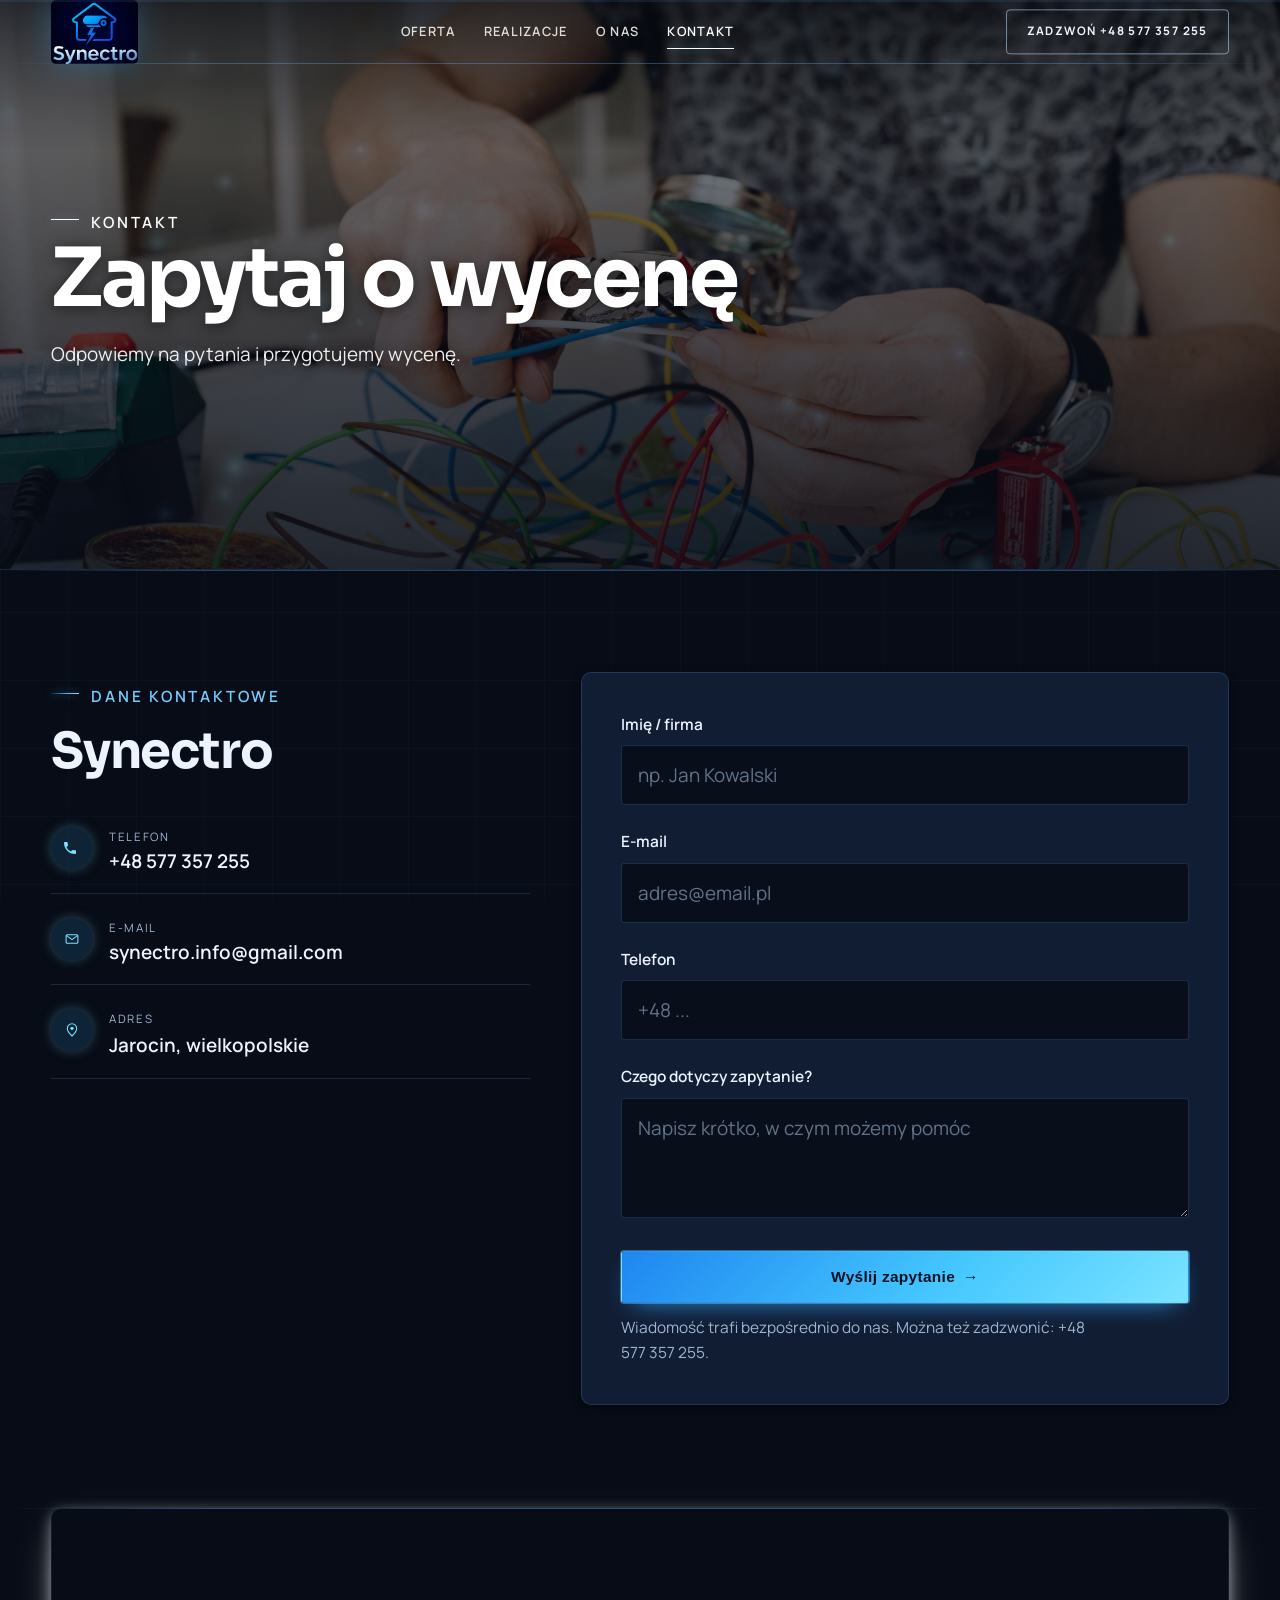
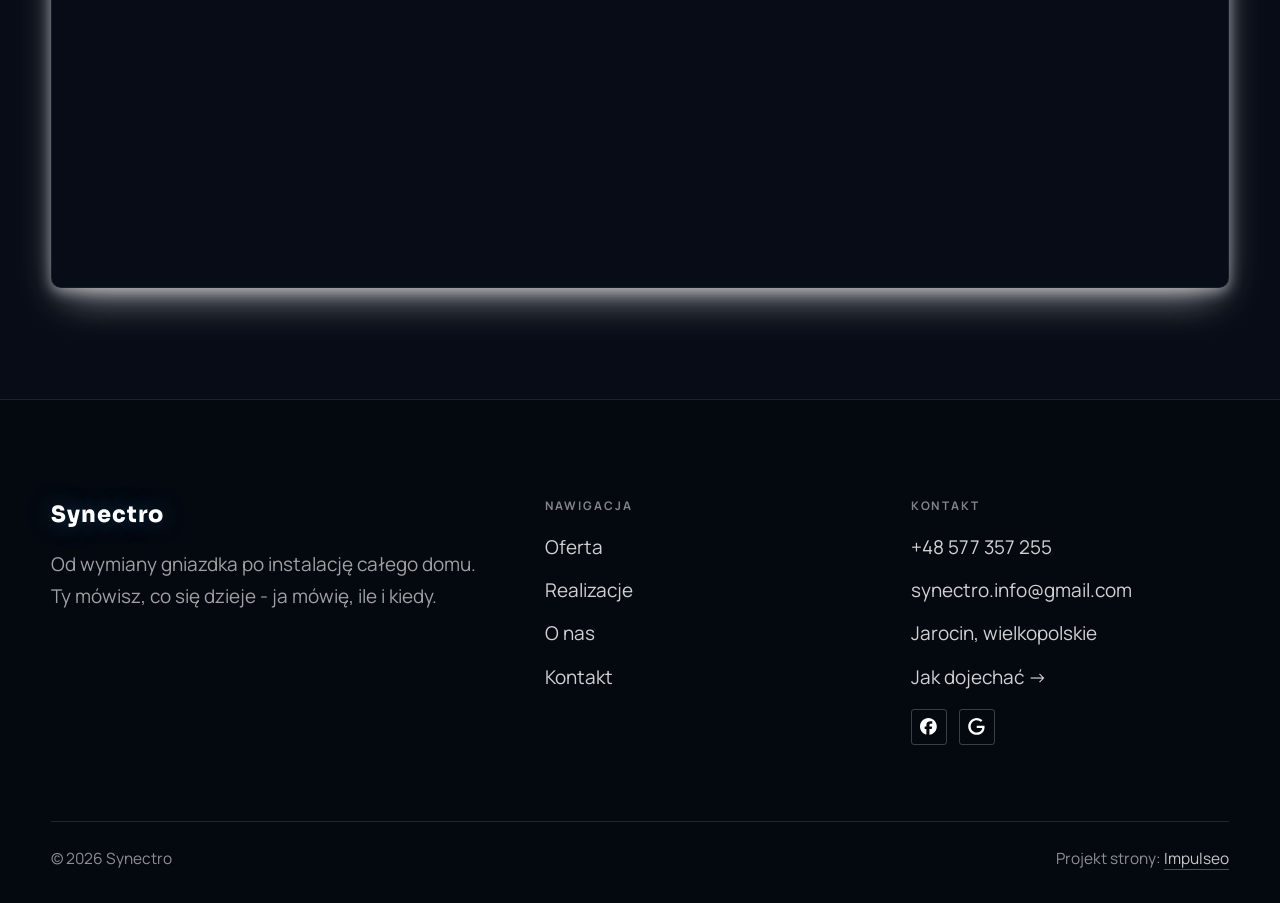
<file: kontakt.html>
<!DOCTYPE html>
<html lang="pl">
<head>
<meta charset="UTF-8">
<meta name="viewport" content="width=device-width, initial-scale=1.0">
<meta name="theme-color" content="#070C16">
<title>Kontakt - Synectro</title>
<meta name="description" content="Kontakt Synectro - Jarocin, wielkopolskie">
<link rel="canonical" href="https://kris20032.github.io/synectro/kontakt.html">
<meta name="robots" content="noindex, nofollow">
<meta property="og:type" content="website">
<meta property="og:locale" content="pl_PL">
<meta property="og:site_name" content="Synectro">
<meta property="og:title" content="Kontakt - Synectro">
<meta property="og:description" content="Kontakt Synectro - Jarocin, wielkopolskie">
<meta property="og:url" content="https://kris20032.github.io/synectro/kontakt.html">
<meta property="og:image" content="https://kris20032.github.io/synectro/img/og.jpg">
<meta property="og:image:width" content="1200">
<meta property="og:image:height" content="630">
<meta name="twitter:card" content="summary_large_image">
<link rel="preconnect" href="https://fonts.googleapis.com">
<link rel="preconnect" href="https://fonts.gstatic.com" crossorigin>
<link href="https://fonts.googleapis.com/css2?family=Sora:wght@600;700;800&family=Manrope:wght@400;500;600&display=swap" rel="stylesheet">
<link rel="stylesheet" href="assets/styles.css?v=elektro01">
</head>
<body>

<header class="nav">
  <div class="wrap nav-inner">
    <a class="brand brand-has-logo" href="index.html"><img class="brand-logo" src="img/logo.png" alt="Synectro" width="940" height="690" decoding="async"></a>
    <nav class="nav-links">
      <a href="oferta.html">Oferta</a>
      <a href="realizacje.html">Realizacje</a>
      <a href="o-nas.html">O nas</a>
      <a href="kontakt.html" class="active" aria-current="page">Kontakt</a>
      <a href="tel:+48577357255" class="btn btn-accent">Zadzwoń +48 577 357 255</a>
    </nav>
    <button class="nav-toggle" aria-label="Menu"><span></span><span></span><span></span></button>
  </div>
</header>

<main>
<section class="pagehead">
  <img src="img/g7.jpg" alt="Synectro - Zapytaj o wycenę" width="1880" height="1253" decoding="async">
  <div class="wrap">
    <span class="eyebrow">Kontakt</span>
    <h1>Zapytaj o wycenę</h1>
    <p>Odpowiemy na pytania i przygotujemy wycenę.</p>
  </div>
</section>
<section>
  <div class="wrap contact-grid">
    <div class="reveal">
      <span class="eyebrow">Dane kontaktowe</span>
      <h2 style="margin:var(--space-4) 0 var(--space-6)">Synectro</h2>
      <div class="info-list">
        <div class="info-row"><div class="ic"><svg class="ico-tel" width="16" height="16" viewBox="0 0 24 24" fill="none" aria-hidden="true"><path d="M6.6 10.8a15.5 15.5 0 0 0 6.6 6.6l2.2-2.2a1 1 0 0 1 1-.24 11.4 11.4 0 0 0 3.6.58 1 1 0 0 1 1 1V20a1 1 0 0 1-1 1A17 17 0 0 1 3 4a1 1 0 0 1 1-1h3.5a1 1 0 0 1 1 1c0 1.25.2 2.46.58 3.6a1 1 0 0 1-.25 1l-2.23 2.2Z" fill="currentColor"/></svg></div><div><div class="lbl">Telefon</div><a class="val" href="tel:+48577357255">+48 577 357 255</a></div></div>
        <div class="info-row"><div class="ic"><svg class="ico-mail" width="16" height="16" viewBox="0 0 24 24" fill="none" aria-hidden="true"><rect x="3.2" y="5.5" width="17.6" height="13" rx="1.6" stroke="currentColor" stroke-width="1.6"/><path d="M4 7l8 6 8-6" stroke="currentColor" stroke-width="1.6" stroke-linecap="round" stroke-linejoin="round"/></svg></div><div><div class="lbl">E-mail</div><a class="val" href="mailto:synectro.info@gmail.com">synectro.info@gmail.com</a></div></div>
        <div class="info-row"><div class="ic"><svg class="ico-pin" width="16" height="16" viewBox="0 0 24 24" fill="none" aria-hidden="true"><path d="M12 21s7-6.1 7-11.5A7 7 0 0 0 5 9.5C5 14.9 12 21 12 21Z" stroke="currentColor" stroke-width="1.6" fill="none"/><circle cx="12" cy="9.5" r="2.4" fill="currentColor"/></svg></div><div><div class="lbl">Adres</div><div class="val">Jarocin, wielkopolskie</div></div></div>
      </div>
    </div>
    <div class="reveal">
      <form class="form" action="https://formsubmit.co/synectro.info@gmail.com" method="POST">
        <input type="hidden" name="_subject" value="Zapytanie ze strony Synectro">
        <input type="hidden" name="_captcha" value="false">
        <input type="hidden" name="_template" value="table">
        <div class="fld"><label for="name">Imię / firma</label><input id="name" name="name" type="text" placeholder="np. Jan Kowalski" required></div>
        <div class="fld"><label for="email">E-mail</label><input id="email" name="email" type="email" placeholder="adres@email.pl" required></div>
        <div class="fld"><label for="phone">Telefon</label><input id="phone" name="phone" type="tel" placeholder="+48 ..."></div>
        <div class="fld"><label for="msg">Czego dotyczy zapytanie?</label><textarea id="msg" name="message" placeholder="Napisz krótko, w czym możemy pomóc" required></textarea></div>
        <button type="submit" class="btn btn-accent" style="width:100%;justify-content:center">Wyślij zapytanie <span class="arr">→</span></button>
        <p class="note">Wiadomość trafi bezpośrednio do nas. Można też zadzwonić: +48 577 357 255.</p>
      </form>
    </div>
  </div>
</section>
<section style="padding-top:0">
  <div class="wrap reveal">
    <iframe class="map" title="Synectro - Jarocin" src="https://maps.google.com/maps?q=51.9585202%2C17.5075444&z=15&output=embed" loading="lazy" referrerpolicy="no-referrer-when-downgrade"></iframe>
  </div>
</section>
</main>

<footer>
  <div class="wrap">
    <div class="foot-grid">
      <div class="foot-brand">
        <div class="name">Synectro</div>
        <p>Od wymiany gniazdka po instalację całego domu. Ty mówisz, co się dzieje - ja mówię, ile i kiedy.</p>
      </div>
      <div class="foot-col">
        <h4>Nawigacja</h4>
        <a href="oferta.html">Oferta</a>
        <a href="realizacje.html">Realizacje</a>
        <a href="o-nas.html">O nas</a>
        <a href="kontakt.html">Kontakt</a>
      </div>
      <div class="foot-col">
        <h4>Kontakt</h4>
        <a href="tel:+48577357255">+48 577 357 255</a>
        <a href="mailto:synectro.info@gmail.com">synectro.info@gmail.com</a>
        <p>Jarocin, wielkopolskie</p>
        <a href="https://maps.google.com/?cid=10199328600541375780&g_mp=CiVnb29nbGUubWFwcy5wbGFjZXMudjEuUGxhY2VzLkdldFBsYWNlEAIYBCAA" target="_blank" rel="noopener">Jak dojechać →</a>
      <div class="foot-soc">
        <a class="soc" href="https://www.facebook.com/p/Synectro-61585805750012/" target="_blank" rel="noopener" aria-label="Facebook - Synectro"><svg viewBox="0 0 24 24" aria-hidden="true" focusable="false"><path d="M9.101 23.691v-7.98H6.627v-3.667h2.474v-1.58c0-4.085 1.848-5.978 5.858-5.978.401 0 .955.042 1.468.103a8.68 8.68 0 0 1 1.141.195v3.325a8.623 8.623 0 0 0-.653-.036 26.805 26.805 0 0 0-.733-.009c-.707 0-1.259.096-1.675.309a1.686 1.686 0 0 0-.679.622c-.258.42-.374.995-.374 1.752v1.297h3.919l-.386 2.103-.287 1.564h-3.246v8.245C19.396 23.238 24 18.179 24 12.044c0-6.627-5.373-12-12-12s-12 5.373-12 12c0 5.628 3.874 10.35 9.101 11.647Z" fill="currentColor"/></svg></a>
        <a class="soc" href="https://maps.google.com/?cid=10199328600541375780&g_mp=CiVnb29nbGUubWFwcy5wbGFjZXMudjEuUGxhY2VzLkdldFBsYWNlEAIYBCAA" target="_blank" rel="noopener" aria-label="Google - Synectro"><svg viewBox="0 0 24 24" aria-hidden="true" focusable="false"><path d="M12.48 10.92v3.28h7.84c-.24 1.84-.853 3.187-1.787 4.133-1.147 1.147-2.933 2.4-6.053 2.4-4.827 0-8.6-3.893-8.6-8.72s3.773-8.72 8.6-8.72c2.6 0 4.507 1.027 5.907 2.347l2.307-2.307C18.747 1.44 16.133 0 12.48 0 5.867 0 .307 5.387.307 12s5.56 12 12.173 12c3.573 0 6.267-1.173 8.373-3.36 2.16-2.16 2.84-5.213 2.84-7.667 0-.76-.053-1.467-.173-2.053H12.48z" fill="currentColor"/></svg></a>
      </div>
      </div>
    </div>
    <div class="foot-bot">
      <span>© 2026 Synectro</span>
      <span>Projekt strony: <a class="foot-credit" href="https://impulseo.pl" target="_blank" rel="noopener">Impulseo</a></span>
    </div>
  </div>
</footer>
<div class="sticky-call"><a class="sc-call" href="tel:+48577357255"><svg class="ico-tel" width="16" height="16" viewBox="0 0 24 24" fill="none" aria-hidden="true"><path d="M6.6 10.8a15.5 15.5 0 0 0 6.6 6.6l2.2-2.2a1 1 0 0 1 1-.24 11.4 11.4 0 0 0 3.6.58 1 1 0 0 1 1 1V20a1 1 0 0 1-1 1A17 17 0 0 1 3 4a1 1 0 0 1 1-1h3.5a1 1 0 0 1 1 1c0 1.25.2 2.46.58 3.6a1 1 0 0 1-.25 1l-2.23 2.2Z" fill="currentColor"/></svg> Zadzwoń</a><a class="sc-quote" href="kontakt.html">Bezpłatna wycena</a></div>
<div class="demo-wazne" data-do="2026-09-14" data-cykl="3" hidden><svg class="dw-ico" width="13" height="13" viewBox="0 0 24 24" fill="none" aria-hidden="true"><circle cx="12" cy="12" r="8.6" stroke="currentColor" stroke-width="1.8"/><path d="M12 7.2V12l3.3 2" stroke="currentColor" stroke-width="1.8" stroke-linecap="round"/></svg><span class="dw-txt"></span></div>

<script src="assets/main.js?v=elektro01"></script>
</body>
</html>
</file>
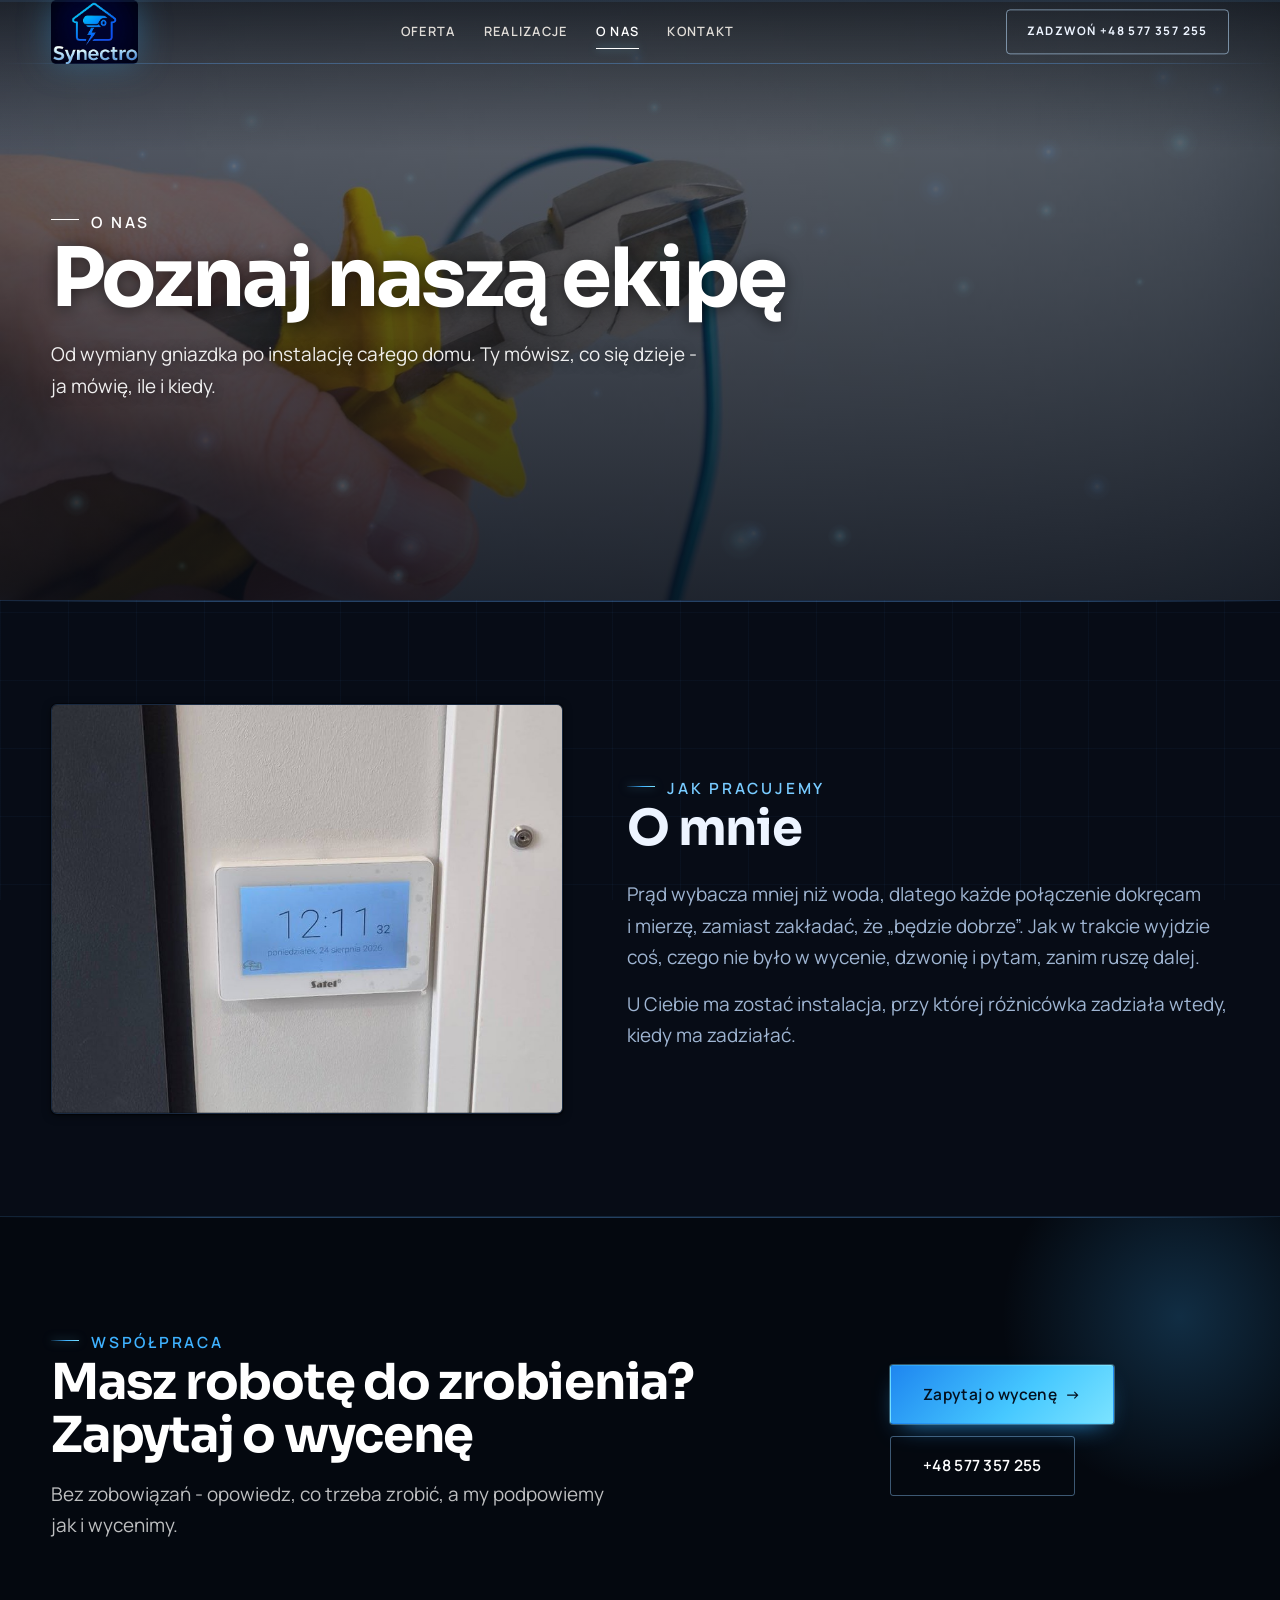
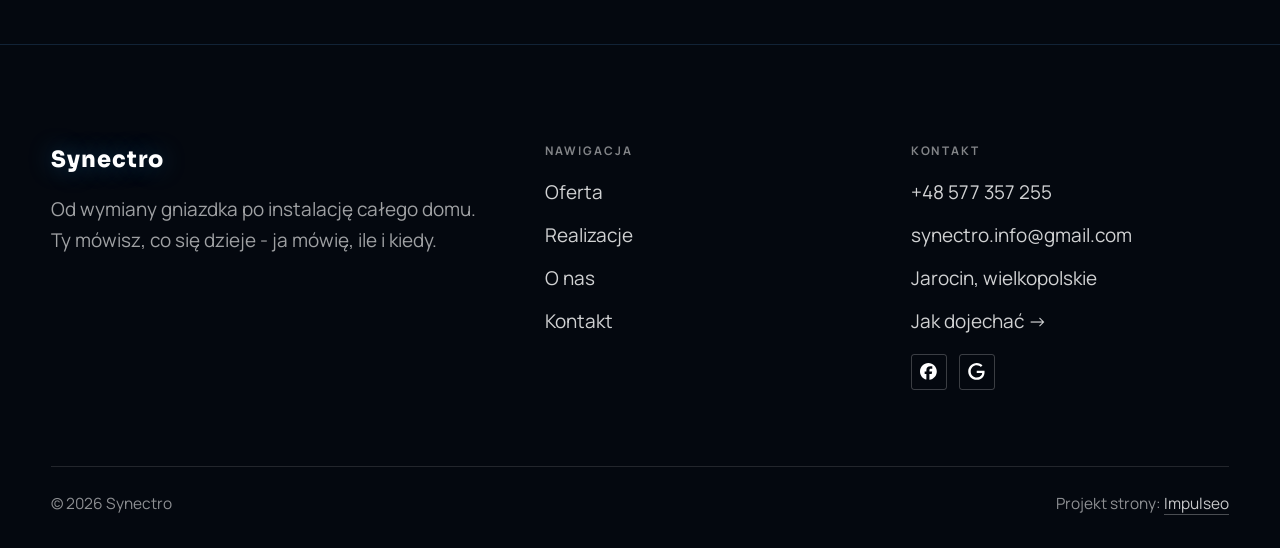
<file: o-nas.html>
<!DOCTYPE html>
<html lang="pl">
<head>
<meta charset="UTF-8">
<meta name="viewport" content="width=device-width, initial-scale=1.0">
<meta name="theme-color" content="#070C16">
<title>O nas - Synectro</title>
<meta name="description" content="Elektryk w Jarocinie z dojazdem. Awarie, instalacje, rozdzielnice, monitoring i alarmy, pomiary z protokołem. Cenę znasz przed robotą. Zadzwoń: +48 577 357 255.">
<link rel="canonical" href="https://kris20032.github.io/synectro/o-nas.html">
<meta name="robots" content="noindex, nofollow">
<meta property="og:type" content="website">
<meta property="og:locale" content="pl_PL">
<meta property="og:site_name" content="Synectro">
<meta property="og:title" content="O nas - Synectro">
<meta property="og:description" content="Elektryk w Jarocinie z dojazdem. Awarie, instalacje, rozdzielnice, monitoring i alarmy, pomiary z protokołem. Cenę znasz przed robotą. Zadzwoń: +48 577 357 255.">
<meta property="og:url" content="https://kris20032.github.io/synectro/o-nas.html">
<meta property="og:image" content="https://kris20032.github.io/synectro/img/og.jpg">
<meta property="og:image:width" content="1200">
<meta property="og:image:height" content="630">
<meta name="twitter:card" content="summary_large_image">
<link rel="preconnect" href="https://fonts.googleapis.com">
<link rel="preconnect" href="https://fonts.gstatic.com" crossorigin>
<link href="https://fonts.googleapis.com/css2?family=Sora:wght@600;700;800&family=Manrope:wght@400;500;600&display=swap" rel="stylesheet">
<link rel="stylesheet" href="assets/styles.css?v=elektro01">
</head>
<body>

<header class="nav">
  <div class="wrap nav-inner">
    <a class="brand brand-has-logo" href="index.html"><img class="brand-logo" src="img/logo.png" alt="Synectro" width="940" height="690" decoding="async"></a>
    <nav class="nav-links">
      <a href="oferta.html">Oferta</a>
      <a href="realizacje.html">Realizacje</a>
      <a href="o-nas.html" class="active" aria-current="page">O nas</a>
      <a href="kontakt.html">Kontakt</a>
      <a href="tel:+48577357255" class="btn btn-accent">Zadzwoń +48 577 357 255</a>
    </nav>
    <button class="nav-toggle" aria-label="Menu"><span></span><span></span><span></span></button>
  </div>
</header>

<main>
<section class="pagehead">
  <img src="img/g5.jpg" alt="Synectro - Poznaj naszą ekipę" width="1880" height="1253" decoding="async">
  <div class="wrap">
    <span class="eyebrow">O nas</span>
    <h1>Poznaj naszą ekipę</h1>
    <p>Od wymiany gniazdka po instalację całego domu. Ty mówisz, co się dzieje - ja mówię, ile i kiedy.</p>
  </div>
</section>
<section>
  <div class="wrap split">
    <div class="split-art reveal"><img src="img/g6.jpg" alt="Synectro" loading="lazy" width="1731" height="1300" decoding="async"></div>
    <div class="split-copy reveal">
      <span class="eyebrow">Jak pracujemy</span>
      <h2>O mnie</h2>
      <p class="muted">Prąd wybacza mniej niż woda, dlatego każde połączenie dokręcam i mierzę, zamiast zakładać, że „będzie dobrze”. Jak w trakcie wyjdzie coś, czego nie było w wycenie, dzwonię i pytam, zanim ruszę dalej.</p>
      <p class="muted">U Ciebie ma zostać instalacja, przy której różnicówka zadziała wtedy, kiedy ma zadziałać.</p>
    </div>
  </div>
</section>


<section class="cta">
  <div class="wrap">
    <div class="reveal">
      <span class="eyebrow">Współpraca</span>
      <h2>Masz robotę do zrobienia? Zapytaj o wycenę</h2>
      <p>Bez zobowiązań - opowiedz, co trzeba zrobić, a my podpowiemy jak i wycenimy.</p>
    </div>
    <div class="cta-actions reveal">
      <a href="kontakt.html" class="btn btn-light">Zapytaj o wycenę <span class="arr">→</span></a>
      <a href="tel:+48577357255" class="btn btn-ghost btn-ghost-cta">+48 577 357 255</a>
    </div>
  </div>
</section>
</main>

<footer>
  <div class="wrap">
    <div class="foot-grid">
      <div class="foot-brand">
        <div class="name">Synectro</div>
        <p>Od wymiany gniazdka po instalację całego domu. Ty mówisz, co się dzieje - ja mówię, ile i kiedy.</p>
      </div>
      <div class="foot-col">
        <h4>Nawigacja</h4>
        <a href="oferta.html">Oferta</a>
        <a href="realizacje.html">Realizacje</a>
        <a href="o-nas.html">O nas</a>
        <a href="kontakt.html">Kontakt</a>
      </div>
      <div class="foot-col">
        <h4>Kontakt</h4>
        <a href="tel:+48577357255">+48 577 357 255</a>
        <a href="mailto:synectro.info@gmail.com">synectro.info@gmail.com</a>
        <p>Jarocin, wielkopolskie</p>
        <a href="https://maps.google.com/?cid=10199328600541375780&g_mp=CiVnb29nbGUubWFwcy5wbGFjZXMudjEuUGxhY2VzLkdldFBsYWNlEAIYBCAA" target="_blank" rel="noopener">Jak dojechać →</a>
      <div class="foot-soc">
        <a class="soc" href="https://www.facebook.com/p/Synectro-61585805750012/" target="_blank" rel="noopener" aria-label="Facebook - Synectro"><svg viewBox="0 0 24 24" aria-hidden="true" focusable="false"><path d="M9.101 23.691v-7.98H6.627v-3.667h2.474v-1.58c0-4.085 1.848-5.978 5.858-5.978.401 0 .955.042 1.468.103a8.68 8.68 0 0 1 1.141.195v3.325a8.623 8.623 0 0 0-.653-.036 26.805 26.805 0 0 0-.733-.009c-.707 0-1.259.096-1.675.309a1.686 1.686 0 0 0-.679.622c-.258.42-.374.995-.374 1.752v1.297h3.919l-.386 2.103-.287 1.564h-3.246v8.245C19.396 23.238 24 18.179 24 12.044c0-6.627-5.373-12-12-12s-12 5.373-12 12c0 5.628 3.874 10.35 9.101 11.647Z" fill="currentColor"/></svg></a>
        <a class="soc" href="https://maps.google.com/?cid=10199328600541375780&g_mp=CiVnb29nbGUubWFwcy5wbGFjZXMudjEuUGxhY2VzLkdldFBsYWNlEAIYBCAA" target="_blank" rel="noopener" aria-label="Google - Synectro"><svg viewBox="0 0 24 24" aria-hidden="true" focusable="false"><path d="M12.48 10.92v3.28h7.84c-.24 1.84-.853 3.187-1.787 4.133-1.147 1.147-2.933 2.4-6.053 2.4-4.827 0-8.6-3.893-8.6-8.72s3.773-8.72 8.6-8.72c2.6 0 4.507 1.027 5.907 2.347l2.307-2.307C18.747 1.44 16.133 0 12.48 0 5.867 0 .307 5.387.307 12s5.56 12 12.173 12c3.573 0 6.267-1.173 8.373-3.36 2.16-2.16 2.84-5.213 2.84-7.667 0-.76-.053-1.467-.173-2.053H12.48z" fill="currentColor"/></svg></a>
      </div>
      </div>
    </div>
    <div class="foot-bot">
      <span>© 2026 Synectro</span>
      <span>Projekt strony: <a class="foot-credit" href="https://impulseo.pl" target="_blank" rel="noopener">Impulseo</a></span>
    </div>
  </div>
</footer>
<div class="sticky-call"><a class="sc-call" href="tel:+48577357255"><svg class="ico-tel" width="16" height="16" viewBox="0 0 24 24" fill="none" aria-hidden="true"><path d="M6.6 10.8a15.5 15.5 0 0 0 6.6 6.6l2.2-2.2a1 1 0 0 1 1-.24 11.4 11.4 0 0 0 3.6.58 1 1 0 0 1 1 1V20a1 1 0 0 1-1 1A17 17 0 0 1 3 4a1 1 0 0 1 1-1h3.5a1 1 0 0 1 1 1c0 1.25.2 2.46.58 3.6a1 1 0 0 1-.25 1l-2.23 2.2Z" fill="currentColor"/></svg> Zadzwoń</a><a class="sc-quote" href="kontakt.html">Bezpłatna wycena</a></div>
<div class="demo-wazne" data-do="2026-09-14" data-cykl="3" hidden><svg class="dw-ico" width="13" height="13" viewBox="0 0 24 24" fill="none" aria-hidden="true"><circle cx="12" cy="12" r="8.6" stroke="currentColor" stroke-width="1.8"/><path d="M12 7.2V12l3.3 2" stroke="currentColor" stroke-width="1.8" stroke-linecap="round"/></svg><span class="dw-txt"></span></div>

<script src="assets/main.js?v=elektro01"></script>
</body>
</html>
</file>
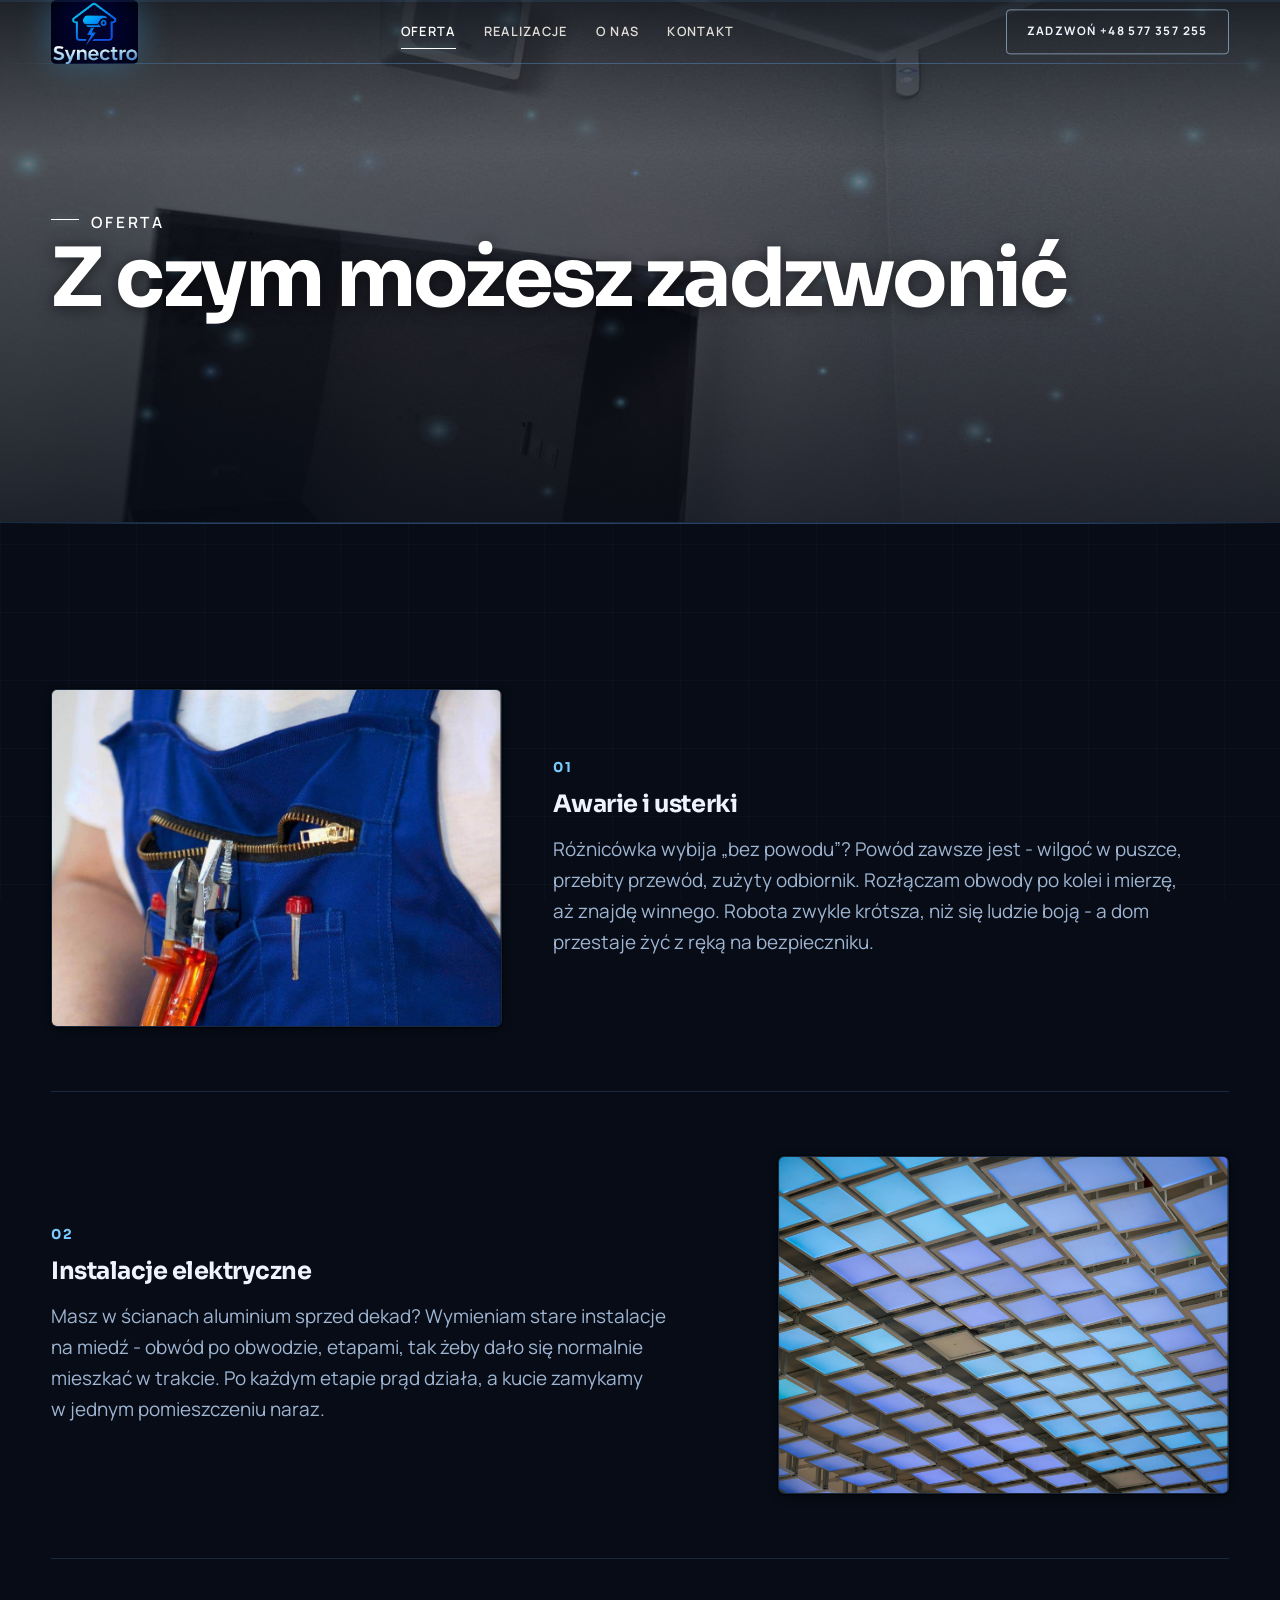
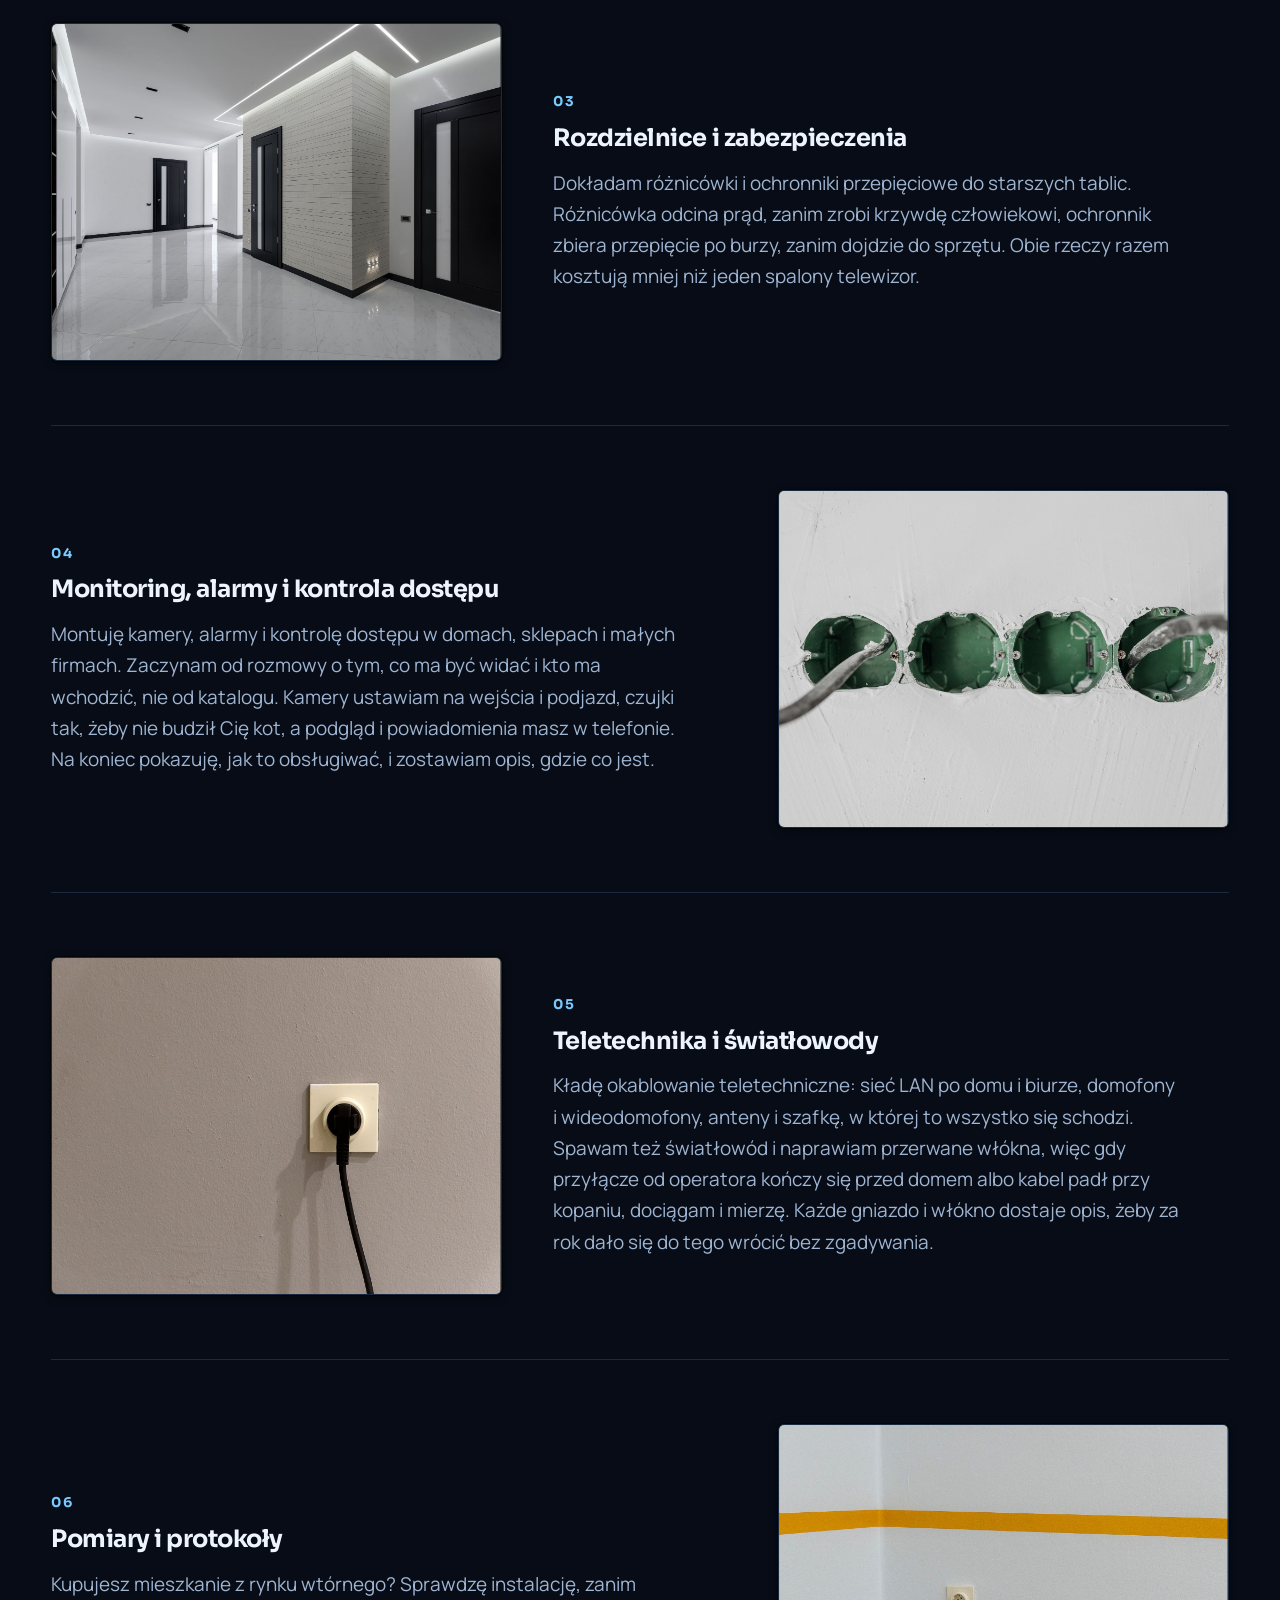
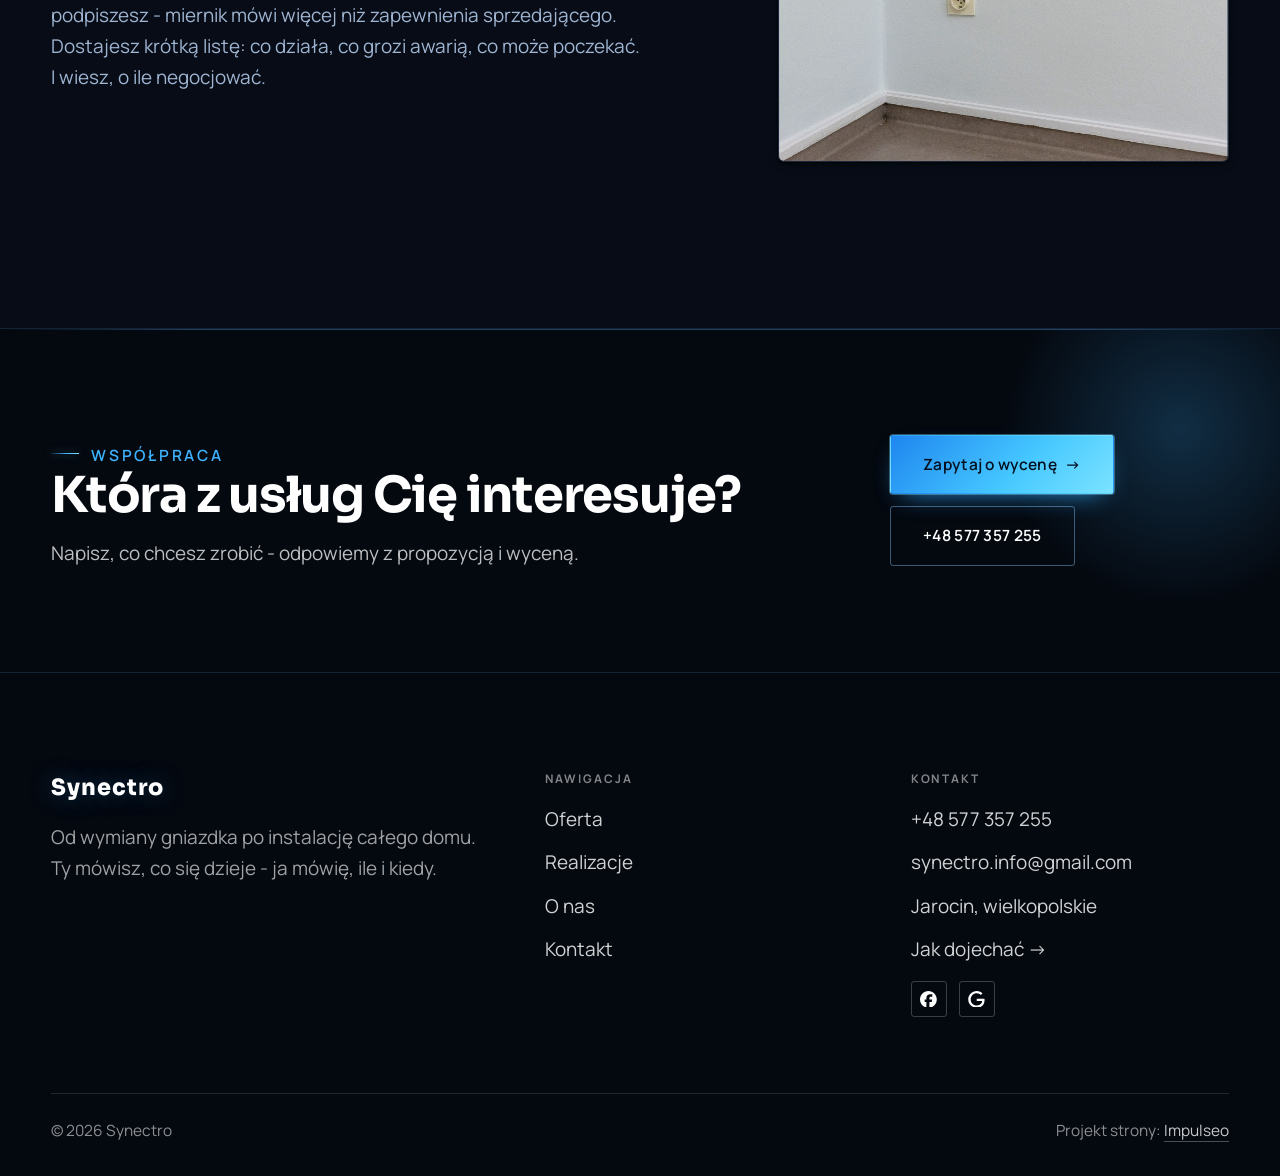
<file: oferta.html>
<!DOCTYPE html>
<html lang="pl">
<head>
<meta charset="UTF-8">
<meta name="viewport" content="width=device-width, initial-scale=1.0">
<meta name="theme-color" content="#070C16">
<title>Oferta - Synectro</title>
<meta name="description" content="Elektryk w Jarocinie z dojazdem. Awarie, instalacje, rozdzielnice, monitoring i alarmy, pomiary z protokołem. Cenę znasz przed robotą. Zadzwoń: +48 577 357 255.">
<link rel="canonical" href="https://kris20032.github.io/synectro/oferta.html">
<meta name="robots" content="noindex, nofollow">
<meta property="og:type" content="website">
<meta property="og:locale" content="pl_PL">
<meta property="og:site_name" content="Synectro">
<meta property="og:title" content="Oferta - Synectro">
<meta property="og:description" content="Elektryk w Jarocinie z dojazdem. Awarie, instalacje, rozdzielnice, monitoring i alarmy, pomiary z protokołem. Cenę znasz przed robotą. Zadzwoń: +48 577 357 255.">
<meta property="og:url" content="https://kris20032.github.io/synectro/oferta.html">
<meta property="og:image" content="https://kris20032.github.io/synectro/img/og.jpg">
<meta property="og:image:width" content="1200">
<meta property="og:image:height" content="630">
<meta name="twitter:card" content="summary_large_image">
<link rel="preconnect" href="https://fonts.googleapis.com">
<link rel="preconnect" href="https://fonts.gstatic.com" crossorigin>
<link href="https://fonts.googleapis.com/css2?family=Sora:wght@600;700;800&family=Manrope:wght@400;500;600&display=swap" rel="stylesheet">
<link rel="stylesheet" href="assets/styles.css?v=elektro01">
</head>
<body>

<header class="nav">
  <div class="wrap nav-inner">
    <a class="brand brand-has-logo" href="index.html"><img class="brand-logo" src="img/logo.png" alt="Synectro" width="940" height="690" decoding="async"></a>
    <nav class="nav-links">
      <a href="oferta.html" class="active" aria-current="page">Oferta</a>
      <a href="realizacje.html">Realizacje</a>
      <a href="o-nas.html">O nas</a>
      <a href="kontakt.html">Kontakt</a>
      <a href="tel:+48577357255" class="btn btn-accent">Zadzwoń +48 577 357 255</a>
    </nav>
    <button class="nav-toggle" aria-label="Menu"><span></span><span></span><span></span></button>
  </div>
</header>

<main>
<section class="pagehead">
  <img src="img/g4.jpg" alt="Synectro - Z czym możesz zadzwonić" width="1880" height="1255" decoding="async">
  <div class="wrap">
    <span class="eyebrow">Oferta</span>
    <h1>Z czym możesz zadzwonić</h1>
  </div>
</section>
<section>
  <div class="wrap">
    <div class="svc-row reveal">
      <div class="svc-row-art"><img src="img/g11.jpg" alt="Awarie i usterki" loading="lazy" width="1366" height="768" decoding="async"></div>
      <div>
        <span class="num">01</span>
        <h3>Awarie i usterki</h3>
        <p class="muted">Różnicówka wybija „bez powodu”? Powód zawsze jest - wilgoć w puszce, przebity przewód, zużyty odbiornik. Rozłączam obwody po kolei i mierzę, aż znajdę winnego. Robota zwykle krótsza, niż się ludzie boją - a dom przestaje żyć z ręką na bezpieczniku.</p>
      </div>
    </div>
    <div class="svc-row rev reveal">
      <div class="svc-row-art"><img src="img/g12.jpg" alt="Instalacje elektryczne" loading="lazy" width="1880" height="1254" decoding="async"></div>
      <div>
        <span class="num">02</span>
        <h3>Instalacje elektryczne</h3>
        <p class="muted">Masz w ścianach aluminium sprzed dekad? Wymieniam stare instalacje na miedź - obwód po obwodzie, etapami, tak żeby dało się normalnie mieszkać w trakcie. Po każdym etapie prąd działa, a kucie zamykamy w jednym pomieszczeniu naraz.</p>
      </div>
    </div>
    <div class="svc-row reveal">
      <div class="svc-row-art"><img src="img/about.jpg" alt="Rozdzielnice i zabezpieczenia" loading="lazy" width="1880" height="1255" decoding="async"></div>
      <div>
        <span class="num">03</span>
        <h3>Rozdzielnice i zabezpieczenia</h3>
        <p class="muted">Dokładam różnicówki i ochronniki przepięciowe do starszych tablic. Różnicówka odcina prąd, zanim zrobi krzywdę człowiekowi, ochronnik zbiera przepięcie po burzy, zanim dojdzie do sprzętu. Obie rzeczy razem kosztują mniej niż jeden spalony telewizor.</p>
      </div>
    </div>
    <div class="svc-row rev reveal">
      <div class="svc-row-art"><img src="img/g1.jpg" alt="Monitoring, alarmy i kontrola dostępu" loading="lazy" width="1880" height="1255" decoding="async"></div>
      <div>
        <span class="num">04</span>
        <h3>Monitoring, alarmy i kontrola dostępu</h3>
        <p class="muted">Montuję kamery, alarmy i kontrolę dostępu w domach, sklepach i małych firmach. Zaczynam od rozmowy o tym, co ma być widać i kto ma wchodzić, nie od katalogu. Kamery ustawiam na wejścia i podjazd, czujki tak, żeby nie budził Cię kot, a podgląd i powiadomienia masz w telefonie. Na koniec pokazuję, jak to obsługiwać, i zostawiam opis, gdzie co jest.</p>
      </div>
    </div>
    <div class="svc-row reveal">
      <div class="svc-row-art"><img src="img/g2.jpg" alt="Teletechnika i światłowody" loading="lazy" width="1880" height="1255" decoding="async"></div>
      <div>
        <span class="num">05</span>
        <h3>Teletechnika i światłowody</h3>
        <p class="muted">Kładę okablowanie teletechniczne: sieć LAN po domu i biurze, domofony i wideodomofony, anteny i szafkę, w której to wszystko się schodzi. Spawam też światłowód i naprawiam przerwane włókna, więc gdy przyłącze od operatora kończy się przed domem albo kabel padł przy kopaniu, dociągam i mierzę. Każde gniazdo i włókno dostaje opis, żeby za rok dało się do tego wrócić bez zgadywania.</p>
      </div>
    </div>
    <div class="svc-row rev reveal">
      <div class="svc-row-art"><img src="img/g3.jpg" alt="Pomiary i protokoły" loading="lazy" width="1880" height="1255" decoding="async"></div>
      <div>
        <span class="num">06</span>
        <h3>Pomiary i protokoły</h3>
        <p class="muted">Kupujesz mieszkanie z rynku wtórnego? Sprawdzę instalację, zanim podpiszesz - miernik mówi więcej niż zapewnienia sprzedającego. Dostajesz krótką listę: co działa, co grozi awarią, co może poczekać. I wiesz, o ile negocjować.</p>
      </div>
    </div>
  </div>
</section>

<section class="cta">
  <div class="wrap">
    <div class="reveal">
      <span class="eyebrow">Współpraca</span>
      <h2>Która z usług Cię interesuje?</h2>
      <p>Napisz, co chcesz zrobić - odpowiemy z propozycją i wyceną.</p>
    </div>
    <div class="cta-actions reveal">
      <a href="kontakt.html" class="btn btn-light">Zapytaj o wycenę <span class="arr">→</span></a>
      <a href="tel:+48577357255" class="btn btn-ghost btn-ghost-cta">+48 577 357 255</a>
    </div>
  </div>
</section>
</main>

<footer>
  <div class="wrap">
    <div class="foot-grid">
      <div class="foot-brand">
        <div class="name">Synectro</div>
        <p>Od wymiany gniazdka po instalację całego domu. Ty mówisz, co się dzieje - ja mówię, ile i kiedy.</p>
      </div>
      <div class="foot-col">
        <h4>Nawigacja</h4>
        <a href="oferta.html">Oferta</a>
        <a href="realizacje.html">Realizacje</a>
        <a href="o-nas.html">O nas</a>
        <a href="kontakt.html">Kontakt</a>
      </div>
      <div class="foot-col">
        <h4>Kontakt</h4>
        <a href="tel:+48577357255">+48 577 357 255</a>
        <a href="mailto:synectro.info@gmail.com">synectro.info@gmail.com</a>
        <p>Jarocin, wielkopolskie</p>
        <a href="https://maps.google.com/?cid=10199328600541375780&g_mp=CiVnb29nbGUubWFwcy5wbGFjZXMudjEuUGxhY2VzLkdldFBsYWNlEAIYBCAA" target="_blank" rel="noopener">Jak dojechać →</a>
      <div class="foot-soc">
        <a class="soc" href="https://www.facebook.com/p/Synectro-61585805750012/" target="_blank" rel="noopener" aria-label="Facebook - Synectro"><svg viewBox="0 0 24 24" aria-hidden="true" focusable="false"><path d="M9.101 23.691v-7.98H6.627v-3.667h2.474v-1.58c0-4.085 1.848-5.978 5.858-5.978.401 0 .955.042 1.468.103a8.68 8.68 0 0 1 1.141.195v3.325a8.623 8.623 0 0 0-.653-.036 26.805 26.805 0 0 0-.733-.009c-.707 0-1.259.096-1.675.309a1.686 1.686 0 0 0-.679.622c-.258.42-.374.995-.374 1.752v1.297h3.919l-.386 2.103-.287 1.564h-3.246v8.245C19.396 23.238 24 18.179 24 12.044c0-6.627-5.373-12-12-12s-12 5.373-12 12c0 5.628 3.874 10.35 9.101 11.647Z" fill="currentColor"/></svg></a>
        <a class="soc" href="https://maps.google.com/?cid=10199328600541375780&g_mp=CiVnb29nbGUubWFwcy5wbGFjZXMudjEuUGxhY2VzLkdldFBsYWNlEAIYBCAA" target="_blank" rel="noopener" aria-label="Google - Synectro"><svg viewBox="0 0 24 24" aria-hidden="true" focusable="false"><path d="M12.48 10.92v3.28h7.84c-.24 1.84-.853 3.187-1.787 4.133-1.147 1.147-2.933 2.4-6.053 2.4-4.827 0-8.6-3.893-8.6-8.72s3.773-8.72 8.6-8.72c2.6 0 4.507 1.027 5.907 2.347l2.307-2.307C18.747 1.44 16.133 0 12.48 0 5.867 0 .307 5.387.307 12s5.56 12 12.173 12c3.573 0 6.267-1.173 8.373-3.36 2.16-2.16 2.84-5.213 2.84-7.667 0-.76-.053-1.467-.173-2.053H12.48z" fill="currentColor"/></svg></a>
      </div>
      </div>
    </div>
    <div class="foot-bot">
      <span>© 2026 Synectro</span>
      <span>Projekt strony: <a class="foot-credit" href="https://impulseo.pl" target="_blank" rel="noopener">Impulseo</a></span>
    </div>
  </div>
</footer>
<div class="sticky-call"><a class="sc-call" href="tel:+48577357255"><svg class="ico-tel" width="16" height="16" viewBox="0 0 24 24" fill="none" aria-hidden="true"><path d="M6.6 10.8a15.5 15.5 0 0 0 6.6 6.6l2.2-2.2a1 1 0 0 1 1-.24 11.4 11.4 0 0 0 3.6.58 1 1 0 0 1 1 1V20a1 1 0 0 1-1 1A17 17 0 0 1 3 4a1 1 0 0 1 1-1h3.5a1 1 0 0 1 1 1c0 1.25.2 2.46.58 3.6a1 1 0 0 1-.25 1l-2.23 2.2Z" fill="currentColor"/></svg> Zadzwoń</a><a class="sc-quote" href="kontakt.html">Bezpłatna wycena</a></div>
<div class="demo-wazne" data-do="2026-09-14" data-cykl="3" hidden><svg class="dw-ico" width="13" height="13" viewBox="0 0 24 24" fill="none" aria-hidden="true"><circle cx="12" cy="12" r="8.6" stroke="currentColor" stroke-width="1.8"/><path d="M12 7.2V12l3.3 2" stroke="currentColor" stroke-width="1.8" stroke-linecap="round"/></svg><span class="dw-txt"></span></div>

<script src="assets/main.js?v=elektro01"></script>
</body>
</html>
</file>
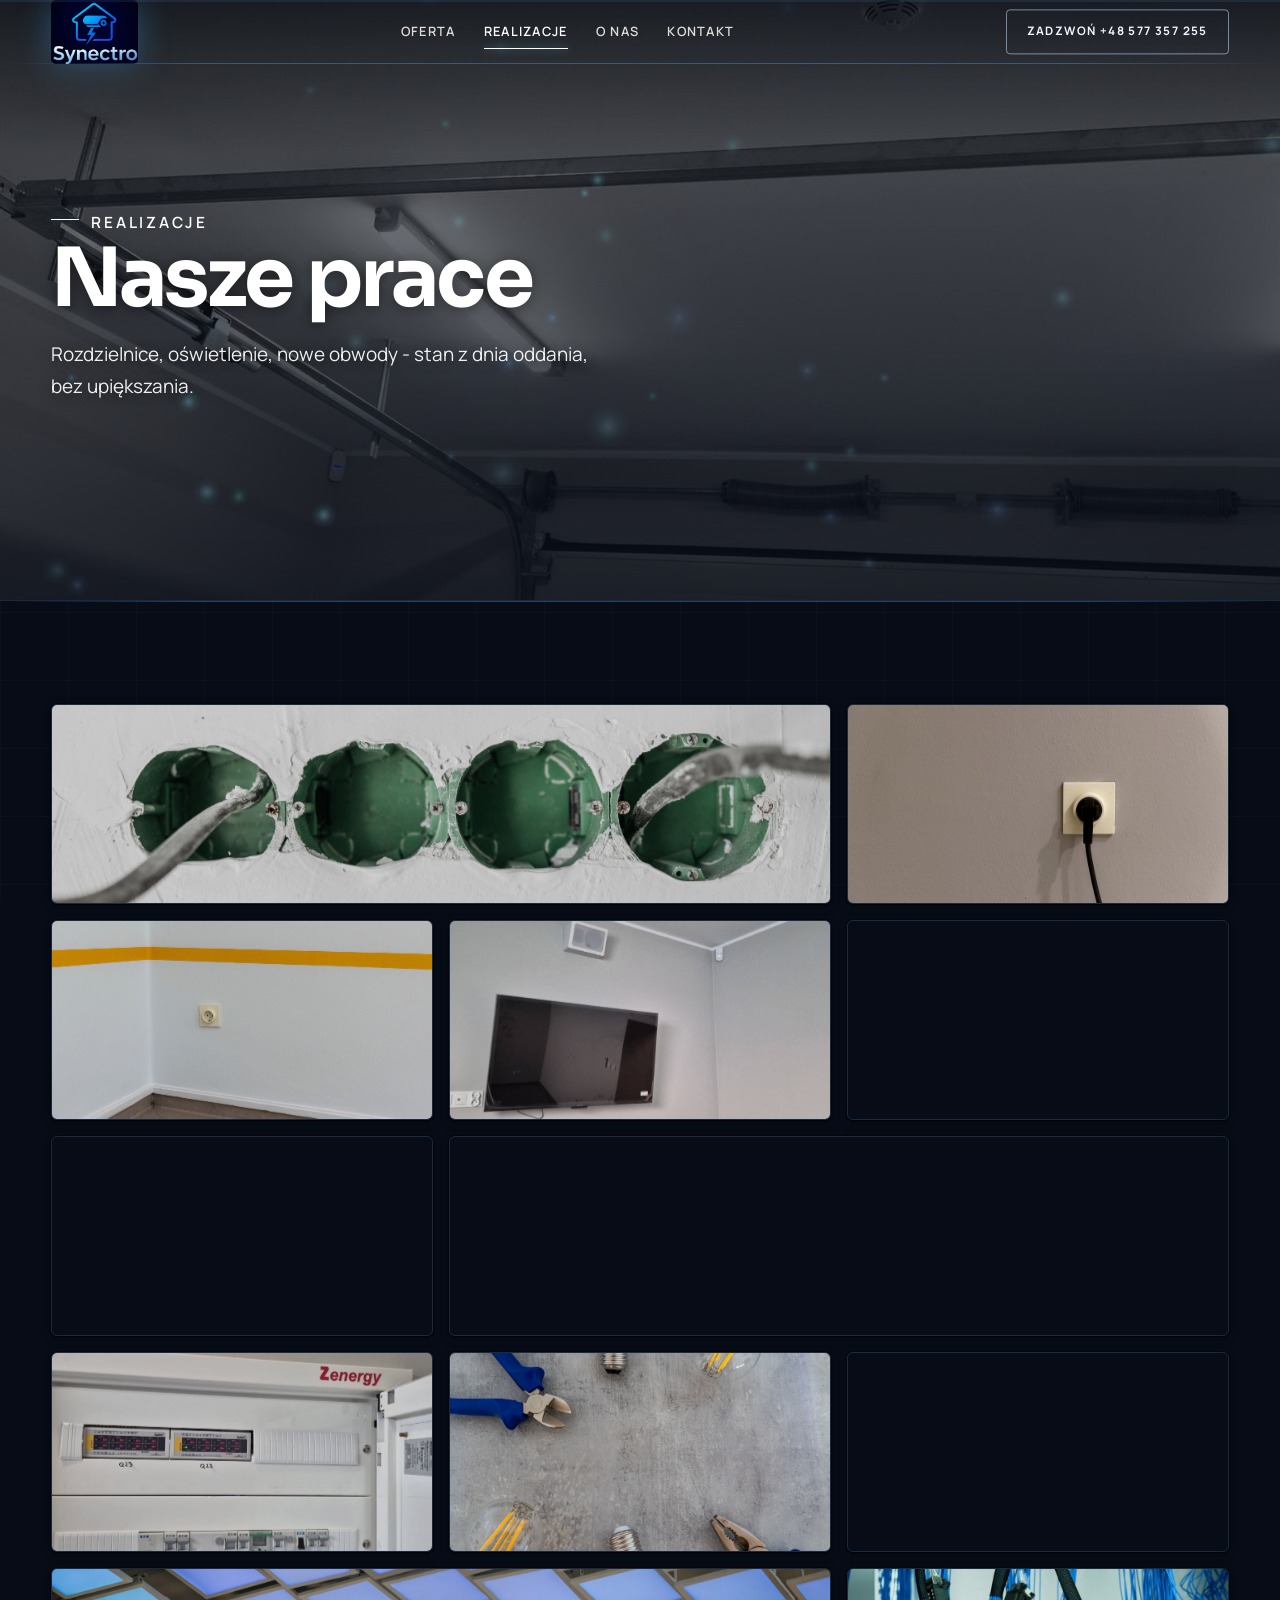
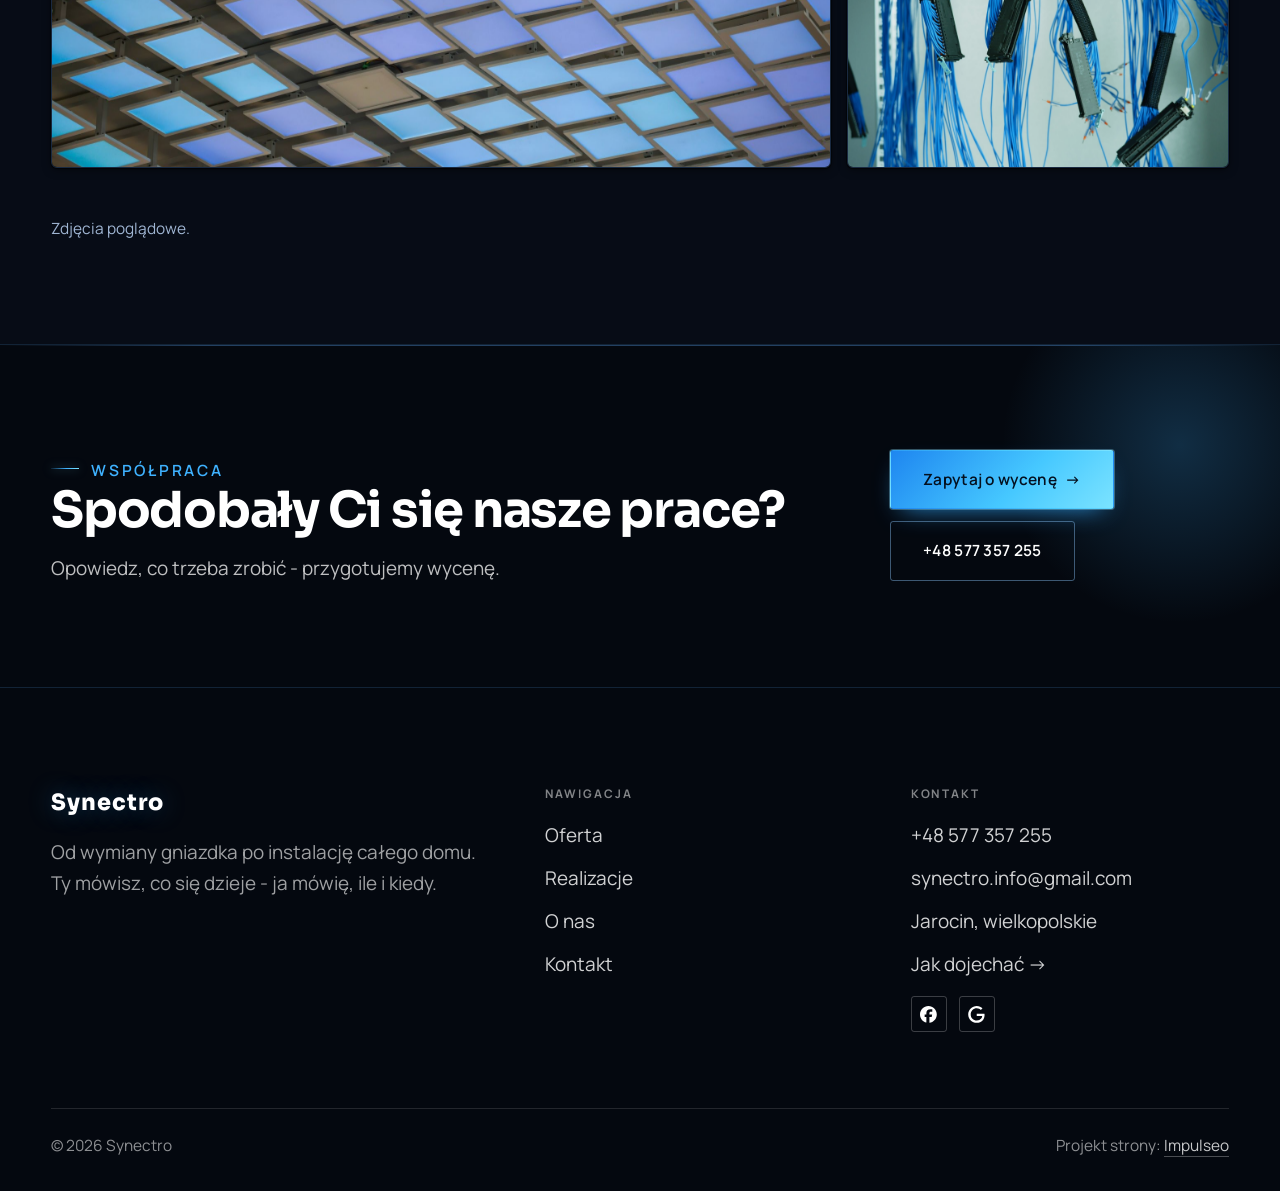
<file: realizacje.html>
<!DOCTYPE html>
<html lang="pl">
<head>
<meta charset="UTF-8">
<meta name="viewport" content="width=device-width, initial-scale=1.0">
<meta name="theme-color" content="#070C16">
<title>Realizacje - Synectro</title>
<meta name="description" content="Realizacje Synectro: Rozdzielnica po modernizacji, Nowa instalacja przed tynkiem, Oświetlenie LED, Osprzęt po wymianie, Pomiary przy odbiorze">
<link rel="canonical" href="https://kris20032.github.io/synectro/realizacje.html">
<meta name="robots" content="noindex, nofollow">
<meta property="og:type" content="website">
<meta property="og:locale" content="pl_PL">
<meta property="og:site_name" content="Synectro">
<meta property="og:title" content="Realizacje - Synectro">
<meta property="og:description" content="Realizacje Synectro: Rozdzielnica po modernizacji, Nowa instalacja przed tynkiem, Oświetlenie LED, Osprzęt po wymianie, Pomiary przy odbiorze">
<meta property="og:url" content="https://kris20032.github.io/synectro/realizacje.html">
<meta property="og:image" content="https://kris20032.github.io/synectro/img/og.jpg">
<meta property="og:image:width" content="1200">
<meta property="og:image:height" content="630">
<meta name="twitter:card" content="summary_large_image">
<link rel="preconnect" href="https://fonts.googleapis.com">
<link rel="preconnect" href="https://fonts.gstatic.com" crossorigin>
<link href="https://fonts.googleapis.com/css2?family=Sora:wght@600;700;800&family=Manrope:wght@400;500;600&display=swap" rel="stylesheet">
<link rel="stylesheet" href="assets/styles.css?v=elektro01">
</head>
<body>

<header class="nav">
  <div class="wrap nav-inner">
    <a class="brand brand-has-logo" href="index.html"><img class="brand-logo" src="img/logo.png" alt="Synectro" width="940" height="690" decoding="async"></a>
    <nav class="nav-links">
      <a href="oferta.html">Oferta</a>
      <a href="realizacje.html" class="active" aria-current="page">Realizacje</a>
      <a href="o-nas.html">O nas</a>
      <a href="kontakt.html">Kontakt</a>
      <a href="tel:+48577357255" class="btn btn-accent">Zadzwoń +48 577 357 255</a>
    </nav>
    <button class="nav-toggle" aria-label="Menu"><span></span><span></span><span></span></button>
  </div>
</header>

<main>
<section class="pagehead">
  <img src="img/g10.jpg" alt="Synectro - Nasze prace" width="1880" height="1253" decoding="async">
  <div class="wrap">
    <span class="eyebrow">Realizacje</span>
    <h1>Nasze prace</h1>
    <p>Rozdzielnice, oświetlenie, nowe obwody - stan z dnia oddania, bez upiększania.</p>
  </div>
</section>
<section>
  <div class="wrap">
    <div class="gallery">
      <div class="tile t-two3 reveal"><img src="img/g1.jpg" alt="Synectro" loading="lazy" width="1880" height="1255" decoding="async"></div>
      <div class="tile t-third reveal"><img src="img/g2.jpg" alt="Synectro" loading="lazy" width="1880" height="1255" decoding="async"></div>
      <div class="tile t-third reveal"><img src="img/g3.jpg" alt="Synectro" loading="lazy" width="1880" height="1255" decoding="async"></div>
      <div class="tile t-third reveal"><img src="img/g4.jpg" alt="Synectro" loading="lazy" width="1880" height="1255" decoding="async"></div>
      <div class="tile t-third reveal"><img src="img/g5.jpg" alt="Synectro" loading="lazy" width="1880" height="1253" decoding="async"></div>
      <div class="tile t-third reveal"><img src="img/g6.jpg" alt="Synectro" loading="lazy" width="1731" height="1300" decoding="async"></div>
      <div class="tile t-two3 reveal"><img src="img/g15.jpg" alt="Synectro" loading="lazy" width="1880" height="1253" decoding="async"></div>
      <div class="tile t-third reveal"><img src="img/g8.jpg" alt="Synectro" loading="lazy" width="1880" height="1253" decoding="async"></div>
      <div class="tile t-third reveal"><img src="img/g9.jpg" alt="Synectro" loading="lazy" width="1880" height="1253" decoding="async"></div>
      <div class="tile t-third reveal"><img src="img/g16.jpg" alt="Synectro" loading="lazy" width="1880" height="1251" decoding="async"></div>
      <div class="tile t-two3 reveal"><img src="img/g12.jpg" alt="Synectro" loading="lazy" width="1880" height="1254" decoding="async"></div>
      <div class="tile t-third reveal"><img src="img/g13.jpg" alt="Synectro" loading="lazy" width="1880" height="1253" decoding="async"></div>
    </div>
    <p class="muted reveal" style="margin-top:var(--space-7);font-size:var(--text-sm);max-width:62ch">Zdjęcia poglądowe.</p>
  </div>
</section>
<section class="cta">
  <div class="wrap">
    <div class="reveal">
      <span class="eyebrow">Współpraca</span>
      <h2>Spodobały Ci się nasze prace?</h2>
      <p>Opowiedz, co trzeba zrobić - przygotujemy wycenę.</p>
    </div>
    <div class="cta-actions reveal">
      <a href="kontakt.html" class="btn btn-light">Zapytaj o wycenę <span class="arr">→</span></a>
      <a href="tel:+48577357255" class="btn btn-ghost btn-ghost-cta">+48 577 357 255</a>
    </div>
  </div>
</section>
</main>

<footer>
  <div class="wrap">
    <div class="foot-grid">
      <div class="foot-brand">
        <div class="name">Synectro</div>
        <p>Od wymiany gniazdka po instalację całego domu. Ty mówisz, co się dzieje - ja mówię, ile i kiedy.</p>
      </div>
      <div class="foot-col">
        <h4>Nawigacja</h4>
        <a href="oferta.html">Oferta</a>
        <a href="realizacje.html">Realizacje</a>
        <a href="o-nas.html">O nas</a>
        <a href="kontakt.html">Kontakt</a>
      </div>
      <div class="foot-col">
        <h4>Kontakt</h4>
        <a href="tel:+48577357255">+48 577 357 255</a>
        <a href="mailto:synectro.info@gmail.com">synectro.info@gmail.com</a>
        <p>Jarocin, wielkopolskie</p>
        <a href="https://maps.google.com/?cid=10199328600541375780&g_mp=CiVnb29nbGUubWFwcy5wbGFjZXMudjEuUGxhY2VzLkdldFBsYWNlEAIYBCAA" target="_blank" rel="noopener">Jak dojechać →</a>
      <div class="foot-soc">
        <a class="soc" href="https://www.facebook.com/p/Synectro-61585805750012/" target="_blank" rel="noopener" aria-label="Facebook - Synectro"><svg viewBox="0 0 24 24" aria-hidden="true" focusable="false"><path d="M9.101 23.691v-7.98H6.627v-3.667h2.474v-1.58c0-4.085 1.848-5.978 5.858-5.978.401 0 .955.042 1.468.103a8.68 8.68 0 0 1 1.141.195v3.325a8.623 8.623 0 0 0-.653-.036 26.805 26.805 0 0 0-.733-.009c-.707 0-1.259.096-1.675.309a1.686 1.686 0 0 0-.679.622c-.258.42-.374.995-.374 1.752v1.297h3.919l-.386 2.103-.287 1.564h-3.246v8.245C19.396 23.238 24 18.179 24 12.044c0-6.627-5.373-12-12-12s-12 5.373-12 12c0 5.628 3.874 10.35 9.101 11.647Z" fill="currentColor"/></svg></a>
        <a class="soc" href="https://maps.google.com/?cid=10199328600541375780&g_mp=CiVnb29nbGUubWFwcy5wbGFjZXMudjEuUGxhY2VzLkdldFBsYWNlEAIYBCAA" target="_blank" rel="noopener" aria-label="Google - Synectro"><svg viewBox="0 0 24 24" aria-hidden="true" focusable="false"><path d="M12.48 10.92v3.28h7.84c-.24 1.84-.853 3.187-1.787 4.133-1.147 1.147-2.933 2.4-6.053 2.4-4.827 0-8.6-3.893-8.6-8.72s3.773-8.72 8.6-8.72c2.6 0 4.507 1.027 5.907 2.347l2.307-2.307C18.747 1.44 16.133 0 12.48 0 5.867 0 .307 5.387.307 12s5.56 12 12.173 12c3.573 0 6.267-1.173 8.373-3.36 2.16-2.16 2.84-5.213 2.84-7.667 0-.76-.053-1.467-.173-2.053H12.48z" fill="currentColor"/></svg></a>
      </div>
      </div>
    </div>
    <div class="foot-bot">
      <span>© 2026 Synectro</span>
      <span>Projekt strony: <a class="foot-credit" href="https://impulseo.pl" target="_blank" rel="noopener">Impulseo</a></span>
    </div>
  </div>
</footer>
<div class="sticky-call"><a class="sc-call" href="tel:+48577357255"><svg class="ico-tel" width="16" height="16" viewBox="0 0 24 24" fill="none" aria-hidden="true"><path d="M6.6 10.8a15.5 15.5 0 0 0 6.6 6.6l2.2-2.2a1 1 0 0 1 1-.24 11.4 11.4 0 0 0 3.6.58 1 1 0 0 1 1 1V20a1 1 0 0 1-1 1A17 17 0 0 1 3 4a1 1 0 0 1 1-1h3.5a1 1 0 0 1 1 1c0 1.25.2 2.46.58 3.6a1 1 0 0 1-.25 1l-2.23 2.2Z" fill="currentColor"/></svg> Zadzwoń</a><a class="sc-quote" href="kontakt.html">Bezpłatna wycena</a></div>
<div class="demo-wazne" data-do="2026-09-14" data-cykl="3" hidden><svg class="dw-ico" width="13" height="13" viewBox="0 0 24 24" fill="none" aria-hidden="true"><circle cx="12" cy="12" r="8.6" stroke="currentColor" stroke-width="1.8"/><path d="M12 7.2V12l3.3 2" stroke="currentColor" stroke-width="1.8" stroke-linecap="round"/></svg><span class="dw-txt"></span></div>

<script src="assets/main.js?v=elektro01"></script>
</body>
</html>
</file>
<file: assets/styles.css>
/* ============================================================
   STOLBASZ — premium, architektoniczny B2B fit-out
   Jasna paleta, zero brązu. System wg premium-web-craft.
   Projekt strony: Impulseo (impulseo.pl)
   ============================================================ */

:root{
  /* PALETA — jasna, architektoniczna, chłodna */
  --paper:#f5f7fa;          /* główne tło */
  --paper-2:#e7edf3;        /* sekcje alternatywne (chłodny jasny szary) */
  --paper-3:#e7edf3;        /* delikatne wypełnienia */
  --ink:#142231;            /* tekst główny — chłodny grafit */
  --ink-soft:#2c3e52;       /* nagłówki drugorzędne */
  --muted:#697785;          /* tekst poboczny */
  --line:rgba(20,34,49,.12);/* hairline */
  --accent:#e8a00c;         /* stonowany petrol-slate — jedyny akcent */
  --accent-d:#c47f06;
  --accent-soft:rgba(232,160,12,.10);
  --dark:#142231;           /* sekcje ciemne (stopka/CTA) */

  /* HOVER ZDJĘĆ — JEDEN standard dla całego silnika (decyzja K. 04.08.2026, artefakt z wariantami).
     AKTUALNE (K.+Szymon 09.08.2026, wybór z artefaktu 6 wariantów): zoom 1.05 przy 1.4s -
     przy tak długim czasie mocniejszy kadr NIE skacze, tylko „oddycha". Poprzedni standard
     (1.02 / .55s z 04.08) odbierany jako dynamiczny i szybki.
     Spoczynek lekko przygaszony, ale TYLKO tam, gdzie jest mysz (@media hover:hover) —
     na telefonie zdjęcia zostają w pełnej jasności. */
  --img-zoom:1.05;                   /* K.+Szymon 09.08: wariant F z artefaktu porównawczego */
  --img-rest:brightness(.95) saturate(.99);
  --img-hot:brightness(1.06) saturate(1.05);
  --img-dur:1.4s;                    /* K.+Szymon 09.08 (wariant F): powoli = elegancko */
  --img-ease:cubic-bezier(.16,.84,.44,1);  /* miękki ogon, efekt „oddychania" */

  /* ODSTĘPY — skala 4/8 */
  --space-1:4px; --space-2:8px; --space-3:12px; --space-4:16px; --space-5:24px;
  --space-6:32px; --space-7:48px; --space-8:64px; --space-9:96px; --space-10:128px;

  /* TYPOGRAFIA — fluid clamp() (skala podbita 16.07.2026: większe, czytelniejsze litery — uwaga Adama) */
  --text-sm:clamp(.9rem,.87rem + .12vw,1rem);
  --text-base:clamp(1.08rem,1.04rem + .18vw,1.2rem);
  --text-lg:clamp(1.24rem,1.15rem + .34vw,1.44rem);
  --text-h3:clamp(1.34rem,1.22rem + .55vw,1.66rem);
  --text-h2:clamp(2.1rem,1.66rem + 2.1vw,3.1rem);
  --text-h1:clamp(2.9rem,2.1rem + 4vw,5.1rem);

  /* PROMIENIE — architektoniczne, raczej ostre */
  --r-sm:3px; --r-md:6px; --r-lg:10px;

  /* RUCH */
  --ease:cubic-bezier(.25,.46,.45,.94); --dur:.24s;

  /* CIENIE — miękkie, warstwowe */
  --sh-sm:0 1px 2px rgba(16,24,32,.04), 0 2px 8px rgba(16,24,32,.05);
  --sh-md:0 2px 6px rgba(16,24,32,.05), 0 12px 28px -8px rgba(16,24,32,.12);
  --sh-lg:0 6px 14px rgba(16,24,32,.07), 0 26px 56px -18px rgba(16,24,32,.22);

  --hairline:1px solid var(--line);

  --font-display:'Sora','Manrope',sans-serif;
  --font-body:'Manrope',sans-serif;
}

*{box-sizing:border-box;margin:0;padding:0}
html{scroll-behavior:smooth}
body{
  font-family:var(--font-body);
  font-size:var(--text-base);
  line-height:1.65;
  color:var(--ink);
  background:var(--paper);
  -webkit-font-smoothing:antialiased;
  text-rendering:optimizeLegibility;
}
img{max-width:100%;height:auto;display:block}  /* height:auto = width/height z atrybutów trzyma proporcje (TOP#12) */
a{color:inherit;text-decoration:none}

.wrap{width:min(92%,1180px);margin-inline:auto}
section{padding-block:clamp(52px,6.5vw,96px)}

h1,h2,h3{font-family:var(--font-display);font-weight:700;line-height:1.08;letter-spacing:-.02em;color:var(--ink)}
h1{font-size:var(--text-h1);letter-spacing:-.035em}
h2{font-size:var(--text-h2);letter-spacing:-.025em}
h3{font-size:var(--text-h3)}
/* MIARA — długość wiersza. WCAG 2.2 SC 1.4.8: max 80 znaków; Butterick: 45–90.
   68ch daje realnie 72–78 znaków polskiego tekstu, czyli z zapasem pod granicą.
   Wcześniej limit miał TYLKO <p> — <li>, <blockquote> i <dd> nie miały żadnego,
   i to jedyny powód, dla którego 23 bloki na dwóch oddanych stronach jadą po
   83–106 znaków w wierszu (pomiar 07.08.2026, bramka `miara`).
   ⚠️ Listy i definicje ograniczamy TYLKO bez klasy: `ul`/`ol` z klasą to u nas
   układ (siatki kafli, menu), a nie tekst ciągły — tam miarę wyznacza układ. */
/* 60ch, nie 68ch (K. 10.08): po zmianie fontów na węższe kroje (DM Sans i spółka)
   w 68ch mieściło się ~90 znaków - bramka pikselowa słusznie zgłaszała przekroczenie
   granicy 80. Pomiar na żywej przeglądarce: 60ch = 90 znaków, 53ch = ~78 znaków, czyli normę WCAG 1.4.8. */
:root{ --miara:53ch }
p{max-width:min(100%,var(--miara))}
blockquote,
ul:not([class])>li, ol:not([class])>li,
dl:not([class])>dd{max-width:min(100%,var(--miara))}

/* ⚠️ Świadomie BEZ wyjątku `.tile p,.card p,.svc p{max-width:none}`, choć nasuwa się sam:
   te akapity BYŁY już ograniczone (stare `p{max-width:65ch}`), więc „wyjątek" nie odblokowałby
   niczego nowego — tylko ROZLUŹNIŁ stan sprzed zmiany na wszystkich demach naraz.
   `figcaption` żadna z reguł wyżej nie dotyczy, więc też nie potrzebuje zwolnienia. */

/* ŁAMANIE. `balance` wyrównuje długości wierszy w nagłówku, `pretty` pilnuje ostatniego
   wiersza akapitu, żeby nie został w nim jeden wyraz. Obsługiwane od Chrome 117 /
   Safari 17.5; starsze przeglądarki po prostu ignorują tę własność.
   `text-wrap:pretty` nie występowało dotąd ANI RAZ w silniku ani w repo klientów. */
h1,h2,h3,.lead,.lede{text-wrap:balance}
p,li,blockquote,dd{text-wrap:pretty}

.eyebrow{
  font-family:var(--font-body);
  font-size:var(--text-sm);
  font-weight:600;
  letter-spacing:.18em;
  text-transform:uppercase;
  color:var(--accent);
  display:inline-flex;align-items:center;gap:var(--space-3);
}
/* flex:none + margin-top = kreska trzyma się PIERWSZEJ linii. Wcześniej align-items:center
   centrowało ją względem całego bloku i przy zawinięciu (długi kicker typu
   „…WNĘTRZ · LESZNO · OD 2019") druga linia lądowała z brzydkim wcięciem. */
.eyebrow{align-items:flex-start}
.eyebrow>*,.eyebrow{text-wrap:balance}   /* dlugi kicker lamal sie na sierote typu samo „2019" w drugiej linii */
.eyebrow::before{content:"";width:28px;height:1px;background:var(--accent);display:inline-block;flex:none;margin-top:.62em}

.muted{color:var(--muted)}
.lead{font-size:var(--text-lg);line-height:1.55;color:var(--ink-soft);max-width:50ch}

/* ---------- BUTTONS ---------- */
.btn{
  display:inline-flex;align-items:center;gap:var(--space-2);
  font-weight:600;font-size:var(--text-sm);letter-spacing:.02em;
  padding:var(--space-4) var(--space-6);
  border-radius:var(--r-sm);
  transition:transform var(--dur) var(--ease),box-shadow var(--dur) var(--ease),background var(--dur) var(--ease);
  cursor:pointer;border:1px solid transparent;
}
.btn-accent{background:var(--accent);color:#fff;box-shadow:var(--sh-sm)}
.btn-accent:hover{background:var(--accent-d);transform:translateY(-2px);box-shadow:var(--sh-md)}
.btn-accent:active{transform:translateY(0);box-shadow:var(--sh-sm)}
.btn-ghost{background:transparent;color:var(--ink);border-color:var(--line)}
.btn-ghost:hover{border-color:var(--accent);color:var(--accent);transform:translateY(-2px)}
.btn-light{background:#fff;color:var(--ink);box-shadow:var(--sh-sm)}
.btn-light:hover{transform:translateY(-2px);box-shadow:var(--sh-md)}
.btn .arr{transition:transform var(--dur) var(--ease)}
.btn:hover .arr{transform:translateX(4px)}

/* ---------- NAV ---------- */
.nav{
  position:sticky;top:0;z-index:50;
  background:color-mix(in srgb,var(--paper) 88%,transparent);
  backdrop-filter:saturate(140%) blur(10px);
  border-bottom:var(--hairline);
}
.nav-inner{display:flex;align-items:center;justify-content:space-between;gap:var(--space-5);height:72px}
/* ANTY-NACHODZENIE (K. 05.08.2026): długa nazwa firmy + przycisk z pełnym numerem nie mieściły się w pasku
   i flex ściskał linki PONIŻEJ ich treści - "Kontakt" wchodził na ramkę "Zadzwoń +48 ...". Teraz ustępuje
   nazwa marki (skrót wielokropkiem), a menu i przycisk nigdy się nie kurczą ani nie zachodzą na siebie. */
.brand{display:flex;flex-direction:column;line-height:1;min-width:0;flex:0 1 auto}
.brand .name{font-family:var(--font-display);font-weight:800;font-size:1.35rem;letter-spacing:.04em;white-space:nowrap;overflow:hidden;text-overflow:ellipsis}
.brand .sub{font-size:.62rem;letter-spacing:.34em;text-transform:uppercase;color:var(--muted);margin-top:5px;white-space:nowrap;overflow:hidden;text-overflow:ellipsis}
.nav-links{display:flex;align-items:center;gap:var(--space-6);flex:0 0 auto}
.nav-links a{font-size:var(--text-sm);font-weight:500;color:var(--ink-soft);position:relative;padding-block:4px;white-space:nowrap;transition:color var(--dur) var(--ease)}
.nav-links a::after{content:"";position:absolute;left:0;bottom:0;width:0;height:1.5px;background:var(--accent);transition:width var(--dur) var(--ease)}
.nav-links a:hover,.nav-links a.active{color:var(--ink)}
.nav-links a:hover::after,.nav-links a.active::after{width:100%}
.nav-links .btn{padding:var(--space-2) var(--space-5)}
/* przyciski w nav: właściwy kolor (przebij .nav-links a) + bez podkreślenia */
.nav-links a.btn-accent{color:#fff}
.nav-links a.btn-ghost,.nav-links a.btn-light{color:var(--ink)}
/* CTA w pasku: NIE podkreślenie spod linków menu, ale ten sam przelatujący błysk,
   co na wszystkich innych przyciskach (zgłoszenie K. 13.08.2026 - „na hero jest efekt
   światła przechodzącego przez przycisk, na navbarze go nie ma, a mają być identyczne").
   Reguła `.nav-links a::after` jest silniejsza od `.btn::after`, więc trzeba jej
   geometrię wyzerować i wpisać połysk z nazwy - samo `display:none` gasiło efekt. */
.nav-links a.btn::after{
  display:block;content:"";position:absolute;inset:0;z-index:-1;pointer-events:none;
  width:auto;height:auto;border-radius:inherit;   /* kasuje geometrię podkreślenia (width:0;height:1.5px) */
  background:linear-gradient(100deg,transparent 32%,rgba(255,255,255,.20) 50%,transparent 68%);
  translate:-120% 0}
@media (prefers-reduced-motion:no-preference){
  .nav-links a.btn:hover::after{translate:120% 0;transition:translate .75s var(--mt-ease,cubic-bezier(.16,.84,.44,1))}
}
.nav-toggle{display:none;background:none;border:none;cursor:pointer;flex-direction:column;gap:5px;padding:8px}
.nav-toggle span{width:24px;height:2px;background:var(--ink);transition:var(--dur)}
/* Ciasny zakres MIĘDZY menu mobilnym a pełnym pulpitem: zbijamy odstępy i nazwę marki,
   żeby wszystko zmieściło się naturalnie, zanim w ogóle dojdzie do skracania wielokropkiem. */
@media(max-width:1280px) and (min-width:921px){
  .nav-links{gap:var(--space-4)}
  .nav-links .btn{padding:var(--space-2) var(--space-4)}
  .brand .name{font-size:1.15rem}
}

/* ---------- HERO (split) ---------- */
.hero{position:relative;overflow:hidden;border-bottom:var(--hairline)}
.hero-grid{display:grid;grid-template-columns:1.05fr .95fr;gap:clamp(24px,4vw,60px);align-items:center;
  padding-block:clamp(36px,4.5vw,64px)}
.hero-copy .eyebrow{margin-bottom:var(--space-5)}
.hero-copy h1{margin-bottom:var(--space-5)}
.hero-copy .lead{margin-bottom:var(--space-7)}
.hero-actions{display:flex;flex-wrap:wrap;gap:var(--space-4)}
.hero-art{position:relative;aspect-ratio:4/3;border-radius:var(--r-lg);overflow:hidden;box-shadow:var(--sh-lg)}
.hero-art img{width:100%;height:100%;object-fit:cover}
.hero-art::after{content:"";position:absolute;inset:0;background:linear-gradient(180deg,transparent 55%,rgba(18,24,28,.28))}
.hero-badge{position:absolute;left:var(--space-5);bottom:var(--space-5);z-index:2;
  background:rgba(252,252,251,.94);backdrop-filter:blur(4px);
  border-radius:var(--r-md);padding:var(--space-4) var(--space-5);box-shadow:var(--sh-md);max-width:78%}
.hero-badge strong{display:block;font-family:var(--font-display);font-size:1rem;letter-spacing:-.01em}
.hero-badge span{font-size:var(--text-sm);color:var(--muted)}

/* ---------- HERO duży / kinowy (strona główna) ---------- */
.hero-cine{position:relative;min-height:clamp(560px,82vh,840px);min-height:clamp(560px,82svh,840px);display:flex;align-items:center;overflow:hidden;border-bottom:var(--hairline)}
.hero-cine>img{position:absolute;inset:0;width:100%;height:100%;object-fit:cover;z-index:0}
.hero-cine::after{content:"";position:absolute;inset:0;z-index:1;
  background:linear-gradient(95deg,rgba(13,18,23,.86) 0%,rgba(13,18,23,.64) 32%,rgba(13,18,23,.24) 62%,rgba(13,18,23,.04) 100%)}
.hero-cine .wrap{position:relative;z-index:2;padding-block:var(--space-8)}
.hero-cine .hero-copy{max-width:660px}
.hero-cine .eyebrow{color:#fff;margin-bottom:var(--space-5)}
.hero-cine .eyebrow::before{background:#fff}
.hero-cine h1{color:#fff;margin-bottom:var(--space-5);font-size:clamp(2.9rem,2rem + 4.4vw,5.2rem);text-wrap:balance}
.hero-cine .lead{color:rgba(255,255,255,.92);max-width:48ch;margin-bottom:var(--space-7)}
.hero-cine .hero-actions{display:flex;flex-wrap:wrap;gap:var(--space-4)}
/* NISKIE OKNO (laptop z dokiem i paskami przeglądarki ma ~700-780 px wysokości widoku):
   H1 do 5.2rem + długi lead nie mieściły się i przyciski wypadały POD krawędź ekranu -
   klient widział stronę bez ani jednego CTA. Skalujemy w dół, zamiast przycinać treść. */
@media(min-width:821px) and (max-height:820px){
  .hero-cine{min-height:clamp(520px,94svh,780px)}
  .hero-cine .wrap{padding-block:var(--space-6)}
  .hero-cine h1{font-size:clamp(2.2rem,1.5rem + 2.6vw,3.6rem);margin-bottom:var(--space-4)}
  .hero-cine .eyebrow{margin-bottom:var(--space-4)}
  .hero-cine .lead{margin-bottom:var(--space-5);max-width:44ch}
}
@media(max-width:680px){
  .hero-cine{min-height:clamp(520px,76vh,640px);min-height:clamp(520px,76svh,640px);align-items:flex-end}
  .hero-cine::after{background:linear-gradient(0deg,rgba(13,18,23,.9) 6%,rgba(13,18,23,.45) 55%,rgba(13,18,23,.25) 100%)}
  .hero-cine .wrap{padding-bottom:var(--space-9)}
  /* TELEFON (~90% oglądających): lead potrafił zająć 8 linii i zepchnąć CTA poza pierwszy ekran.
     Zwężamy interlinię i skalę - treści nie ucinamy, bo to ona sprzedaje. */
  .hero-cine .lead{font-size:.98rem;line-height:1.5;margin-bottom:var(--space-5)}
  .hero-cine .eyebrow{font-size:.72rem;letter-spacing:.13em;margin-bottom:var(--space-4)}
  .hero-cine .eyebrow::before{width:20px}
  .hero-cine h1{margin-bottom:var(--space-4)}
}

/* full-bleed hero variant (podstrony) */
.pagehead{position:relative;min-height:46vh;min-height:46svh;display:flex;align-items:flex-end;overflow:hidden;border-bottom:var(--hairline)}
.pagehead img{position:absolute;inset:0;width:100%;height:100%;object-fit:cover}
/* 10.08.2026 (decyzja K.): mocniejsze przyciemnienie + cień pod tekstem. Bramka mierzyła na
   nagłówkach podstron 3,38-3,43:1 przy wymaganych 4,5 — jasne zdjęcie (hala, śnieg, niebo)
   podchodziło pod biały tekst. Zdjęcia klientów są różne, więc kontrast musi dawać WARSTWA,
   a nie szczęśliwy dobór kadru. */
.pagehead::after{content:"";position:absolute;inset:0;background:linear-gradient(180deg,rgba(18,24,28,.40),rgba(18,24,28,.76))}
.pagehead .wrap{position:relative;z-index:2;padding-block:var(--space-9);color:#fff}
.pagehead h1{color:#fff;max-width:18ch;text-shadow:0 2px 16px rgba(0,0,0,.55)}
.pagehead .eyebrow{color:#fff}
.pagehead .eyebrow::before{background:#fff}
.pagehead p{color:rgba(255,255,255,.92);margin-top:var(--space-4);max-width:54ch;text-shadow:0 1px 12px rgba(0,0,0,.5)}

/* ---------- STRIP (pasek skrótów / liczby) ---------- */
.strip{background:var(--dark);color:#fff}
/* PASEK HASEŁ — standard 04.08.2026 (decyzja K.): 5 haseł w JEDNYM rzędzie, tekst WYŚRODKOWANY,
   węższe marginesy boczne niż reszta strony (pasek ma iść szerzej), równe wysokości kolumn. */
.strip .wrap{width:min(96%,1440px);display:grid;grid-template-columns:repeat(5,1fr);
  gap:var(--space-5);padding-block:var(--space-7);align-items:stretch}
.strip .item .k{font-family:var(--font-display);font-size:clamp(1.05rem,.82rem + .85vw,1.55rem);
  font-weight:800;letter-spacing:-.02em;color:#fff;line-height:1.18;text-wrap:balance}
.strip .item .v{font-size:var(--text-sm);color:rgba(255,255,255,.66);margin-top:var(--space-2);line-height:1.4}
.strip .item{border-left:2px solid var(--accent);padding-inline:var(--space-4);
  text-align:center;display:flex;flex-direction:column;justify-content:center}
/* liczba kolumn = liczba haseł, żeby ostatnie nie zostawało samo w drugim rzędzie.
   Klasę n-N nadaje multipage.py; domyślnie (bez klasy) pasek jest 5-kolumnowy. */
.strip.n-2 .wrap{grid-template-columns:repeat(2,1fr)}
.strip.n-3 .wrap{grid-template-columns:repeat(3,1fr)}
.strip.n-4 .wrap{grid-template-columns:repeat(4,1fr);gap:var(--space-6)}
.strip.n-4 .item .k{font-size:clamp(1.3rem,1rem + 1.1vw,2rem)}
.strip.n-6 .wrap{grid-template-columns:repeat(6,1fr);gap:var(--space-4)}
.strip.n-6 .item .k{font-size:clamp(.98rem,.8rem + .7vw,1.35rem)}
/* równe łamanie: zamiast "długa linia + jedno słowo" obie linie zbliżonej długości */
.strip .item .k{text-wrap:balance}

/* ---------- SECTION HEAD ---------- */
.head{max-width:48rem;margin-bottom:var(--space-8)}
.head.center{margin-inline:auto;text-align:center}
.head .eyebrow{margin-bottom:var(--space-4)}
.head h2{margin-bottom:var(--space-4)}
.head p{color:var(--muted);font-size:var(--text-lg);line-height:1.55}
.head.center p{margin-inline:auto}

/* ---------- INTRO SPLIT ---------- */
.split{display:grid;grid-template-columns:.92fr 1.08fr;gap:clamp(28px,5vw,80px);align-items:center}
.split.rev{grid-template-columns:1.08fr .92fr}
.split.rev .split-art{order:-1}
.split-art{position:relative;aspect-ratio:5/4;border-radius:var(--r-lg);overflow:hidden;box-shadow:var(--sh-lg)}
.split-art img{width:100%;height:100%;object-fit:cover}
.split-copy h2{margin-bottom:var(--space-5)}
.split-copy p+p{margin-top:var(--space-4)}
.split-copy .btn{margin-top:var(--space-6)}

/* ---------- SERVICES (zakres) ---------- */
.svc-grid{display:grid;grid-template-columns:repeat(auto-fit,minmax(280px,1fr));gap:var(--space-5)}
.svc{background:#fff;border:var(--hairline);border-radius:var(--r-md);padding:var(--space-7) var(--space-6);
  transition:transform var(--dur) var(--ease),box-shadow var(--dur) var(--ease),border-color var(--dur) var(--ease);
  position:relative;overflow:hidden}
.svc::before{content:"";position:absolute;left:0;top:0;width:3px;height:0;background:var(--accent);transition:height var(--dur) var(--ease)}
.svc:hover{transform:translateY(-4px);box-shadow:var(--sh-md);border-color:transparent}
.svc:hover::before{height:100%}
.svc .ic{font-family:var(--font-display);font-size:.8rem;font-weight:700;letter-spacing:.12em;color:var(--accent);margin-bottom:var(--space-4)}
.svc h3{margin-bottom:var(--space-3);font-size:1.22rem}
.svc p{color:var(--muted);font-size:var(--text-base);line-height:1.6}

/* big detailed service rows */
.svc-row{display:grid;grid-template-columns:.8fr 1.2fr;gap:clamp(20px,4vw,60px);align-items:center;padding-block:var(--space-8)}
.svc-row+.svc-row{border-top:var(--hairline)}
.svc-row.rev{grid-template-columns:1.2fr .8fr}
/* Naprzemienny układ wierszy oferty: co drugi wiersz ma zdjęcie po PRAWEJ.
   Było `order:-1` — martwy kod, bo zdjęcie i tak jest pierwszym dzieckiem w HTML,
   więc wszystkie wiersze wyglądały identycznie (zdjęcie zawsze z lewej), a `rev`
   zmieniało tylko szerokość kolumn. Znalezione 29.07.2026 przy różnicowaniu kierunków
   animacji (pomiar pozycji: art.mid 390/502 przy row.mid 756 — zawsze lewa strona). */
.svc-row.rev .svc-row-art{order:2}
.svc-row-art{aspect-ratio:4/3;border-radius:var(--r-md);overflow:hidden;box-shadow:var(--sh-md)}
.svc-row-art img{width:100%;height:100%;object-fit:cover}
.svc-row h3{font-size:1.5rem;margin-bottom:var(--space-4)}
.svc-row .num{font-family:var(--font-display);font-size:.85rem;font-weight:700;letter-spacing:.14em;color:var(--accent);display:block;margin-bottom:var(--space-3)}
.svc-row ul{list-style:none;margin-top:var(--space-4);display:flex;flex-direction:column;gap:var(--space-2)}
.svc-row li{position:relative;padding-left:var(--space-5);color:var(--muted);font-size:var(--text-base)}
.svc-row li::before{content:"";position:absolute;left:0;top:.62em;width:8px;height:1px;background:var(--accent)}

/* ---------- GALLERY (realizacje) ---------- */
.gallery{display:grid;grid-template-columns:repeat(12,1fr);gap:var(--space-4);grid-auto-rows:200px}
/* GALERIA MASONRY — pionowe zdjęcia (portrety beauty/wellness) bez przycinania: kolumny, height auto */
.gallery-masonry{column-count:3;column-gap:var(--space-4)}
@media(max-width:900px){.gallery-masonry{column-count:2}}
@media(max-width:560px){.gallery-masonry{column-count:1}}
.gallery-masonry .m-tile{break-inside:avoid;margin:0 0 var(--space-4);padding:0;position:relative;overflow:hidden;border-radius:var(--r-md);border:1px solid var(--line)}
.gallery-masonry .m-tile img{width:100%;height:auto;display:block}
.gallery-masonry .m-tile .cap{position:absolute;left:0;right:0;bottom:0;padding:var(--space-4);color:#fff;background:linear-gradient(0deg,rgba(0,0,0,.55),transparent);font-size:var(--text-sm)}
.gallery-masonry .m-tile .cap small{display:block;font-weight:400;opacity:.78;letter-spacing:.04em;text-transform:uppercase;font-size:.66rem;margin-top:3px}
.tile{position:relative;overflow:hidden;border-radius:var(--r-md);box-shadow:var(--sh-sm);
  transition:transform var(--dur) var(--ease),box-shadow var(--dur) var(--ease)}
.tile img{width:100%;height:100%;object-fit:cover;
  transition:transform var(--img-dur) var(--img-ease),filter var(--img-dur) var(--img-ease)}
.tile:hover{box-shadow:var(--sh-md)}
.tile .cap{position:absolute;left:0;right:0;bottom:0;padding:var(--space-5) var(--space-4) var(--space-4);
  /* mocniejszy spad + cien pod tekstem: na JASNYCH zdjeciach klienta (biale fronty, sciany)
     slaby gradient dawal kontrast ~1.5:1 zamiast wymaganych 3.6:1 (bramka wygladu, 10.08.2026) */
  background:linear-gradient(transparent 10%,rgba(18,24,28,.55) 40%,rgba(18,24,28,.88) 68%,rgba(18,24,28,.99));color:#fff;
  text-shadow:0 1px 2px rgba(0,0,0,.85),0 2px 10px rgba(0,0,0,.55);
  font-size:var(--text-sm);font-weight:600;letter-spacing:.01em;
  opacity:0;transform:translateY(8px);transition:var(--dur) var(--ease)}
.tile:hover .cap{opacity:1;transform:translateY(0)}
.tile .cap small{display:block;font-weight:400;opacity:.78;letter-spacing:.04em;text-transform:uppercase;font-size:.66rem;margin-top:3px}
/* bento spans */
.t-wide{grid-column:span 6}
.t-tall{grid-column:span 6;grid-row:span 2}
.t-std{grid-column:span 6}
.t-third{grid-column:span 4}
.t-two3{grid-column:span 8}

/* ---------- TRUST / WIARYGODNOŚĆ ---------- */
.trust{background:var(--paper-2)}
.trust-grid{display:grid;grid-template-columns:repeat(auto-fit,minmax(240px,1fr));gap:var(--space-5);margin-top:var(--space-7)}
.trust-card{background:#fff;border-radius:var(--r-md);padding:var(--space-7) var(--space-6);box-shadow:var(--sh-sm);border-top:3px solid var(--accent)}
.trust-card .big{font-family:var(--font-display);font-size:clamp(1.8rem,1.3rem + 1.6vw,2.6rem);font-weight:800;letter-spacing:-.02em;color:var(--ink);line-height:1}
.trust-card h3{font-size:1.12rem;margin:var(--space-3) 0 var(--space-2)}
.trust-card p{color:var(--muted);font-size:var(--text-base);line-height:1.55}

/* ---------- CTA band ---------- */
.cta{background:var(--dark);color:#fff;position:relative;overflow:hidden}
/* telefon w CTA: na ciemnym tle biały (domyślnie), rodziny z JASNYM tłem CTA
   nadpisują to u siebie - wcześniej kolor siedział w stylu inline i wygrywał z rodziną. */
.cta .btn-ghost-cta{color:#fff;border-color:rgba(255,255,255,.3)}
.cta .wrap{display:grid;grid-template-columns:1.4fr .6fr;gap:var(--space-7);align-items:center;position:relative;z-index:2}
.cta h2{color:#fff;max-width:20ch}
.cta p{color:rgba(255,255,255,.74);margin-top:var(--space-4)}
.cta-actions{display:flex;flex-direction:column;gap:var(--space-3);align-items:flex-start}
.cta::before{content:"";position:absolute;right:-80px;top:-80px;width:360px;height:360px;border-radius:50%;
  background:radial-gradient(circle,var(--accent-soft),transparent 70%)}

/* ---------- CONTACT ---------- */
.contact-grid{display:grid;grid-template-columns:.85fr 1.15fr;gap:clamp(28px,4vw,56px);align-items:start}
.info-list{display:flex;flex-direction:column;gap:var(--space-2)}
.info-row{display:flex;gap:var(--space-4);align-items:flex-start;padding-block:var(--space-4);border-bottom:var(--hairline)}
.info-row .ic{flex:none;width:42px;height:42px;display:grid;place-items:center;border-radius:50%;
  background:var(--accent-soft);color:var(--accent);font-size:1.05rem}
.info-row .lbl{font-size:.72rem;letter-spacing:.14em;text-transform:uppercase;color:var(--muted)}
.info-row .val{font-weight:600;font-size:var(--text-base);margin-top:2px}
.info-row a.val:hover{color:var(--accent)}
.map{border:none;border-radius:var(--r-lg);box-shadow:var(--sh-md);width:100%;height:100%;min-height:380px;filter:grayscale(.2) contrast(1.02)}
.form{background:#fff;border:var(--hairline);border-radius:var(--r-lg);padding:clamp(24px,3vw,40px);box-shadow:var(--sh-sm)}
.form .fld{margin-bottom:var(--space-5)}
.form label{display:block;font-size:var(--text-sm);font-weight:600;margin-bottom:var(--space-2)}
.form input,.form textarea{width:100%;font-family:inherit;font-size:var(--text-base);color:var(--ink);
  padding:var(--space-4);border:var(--hairline);border-radius:var(--r-sm);background:var(--paper);transition:border-color var(--dur)}
.form input:focus,.form textarea:focus{outline:none;border-color:var(--accent);background:#fff}
.form textarea{resize:vertical;min-height:120px}
.form .note{font-size:var(--text-sm);color:var(--muted);margin-top:var(--space-3)}

/* ---------- FOOTER ---------- */
footer{background:var(--dark);color:#fff;padding-block:var(--space-9) var(--space-6)}
.foot-grid{display:grid;grid-template-columns:1.4fr 1fr 1fr;gap:var(--space-7);margin-bottom:var(--space-8)}
.foot-brand .name{font-family:var(--font-display);font-weight:800;font-size:1.4rem;letter-spacing:.04em}
.foot-brand p{color:rgba(255,255,255,.62);margin-top:var(--space-4);font-size:var(--text-base);max-width:38ch}
.foot-col h4{font-size:.74rem;letter-spacing:.16em;text-transform:uppercase;color:rgba(255,255,255,.5);margin-bottom:var(--space-4)}
.foot-col a,.foot-col p{display:block;color:rgba(255,255,255,.82);font-size:var(--text-base);margin-bottom:var(--space-3)}
.foot-col a:hover{color:#fff}
.foot-bot{border-top:1px solid rgba(255,255,255,.12);padding-top:var(--space-5);display:flex;justify-content:space-between;flex-wrap:wrap;gap:var(--space-3);
  font-size:var(--text-sm);color:rgba(255,255,255,.55)}
.foot-bot a:hover{color:#fff}
/* Podpis w stopce = klikalny link do impulseo.pl (31.07.2026). Ma być WIDOCZNIE klikalny,
   ale nie krzyczeć - stąd sam kolor jaśniejszy + delikatne podkreślenie na najeździe. */
.foot-bot a.foot-credit{color:rgba(255,255,255,.78);text-decoration:none;border-bottom:1px solid rgba(255,255,255,.28)}
.foot-bot a.foot-credit:hover{color:#fff;border-bottom-color:#fff}

/* ---------- REVEAL ---------- */
.reveal{opacity:0;transform:translateY(22px);transition:opacity .6s var(--ease),transform .6s var(--ease)}
.reveal.in{opacity:1;transform:none}

/* ---------- RESPONSIVE ---------- */
@media(max-width:920px){
  .hero-grid,.split,.split.rev,.svc-row,.svc-row.rev,.cta .wrap,.contact-grid,.foot-grid{grid-template-columns:1fr}
  .split.rev .split-art,.svc-row.rev .svc-row-art{order:0}
  .hero-art{aspect-ratio:16/10;max-height:420px}
  .strip .wrap,.strip.n-2 .wrap,.strip.n-3 .wrap,.strip.n-4 .wrap,.strip.n-6 .wrap{grid-template-columns:repeat(2,1fr);gap:var(--space-6)}
  .strip .item .k,.strip.n-6 .item .k{font-size:clamp(1.3rem,1.1rem + 1vw,2rem)}
  .gallery{grid-auto-rows:180px}
  .t-wide,.t-tall,.t-std,.t-third,.t-two3{grid-column:span 6}
  .t-tall{grid-row:span 1}
  .cta-actions{flex-direction:row;flex-wrap:wrap}
  .foot-grid{gap:var(--space-6)}
}
@media(max-width:680px){
  .nav-links{position:fixed;inset:72px 0 auto 0;background:var(--paper);flex-direction:column;align-items:stretch;
    gap:0;padding:var(--space-4) 6%;border-bottom:var(--hairline);box-shadow:var(--sh-md);
    transform:translateY(-120%);transition:transform var(--dur) var(--ease)}
  .nav-links.open{transform:translateY(0)}
  .nav-links a{padding-block:var(--space-4);border-bottom:var(--hairline)}
  .nav-links .btn{margin-top:var(--space-3);justify-content:center}
  .nav-toggle{display:flex}
  .strip .wrap,.strip.n-2 .wrap,.strip.n-3 .wrap,.strip.n-4 .wrap,.strip.n-6 .wrap{grid-template-columns:1fr}
  .gallery{grid-template-columns:repeat(6,1fr)}
  .foot-grid{grid-template-columns:1fr}
}
@media(prefers-reduced-motion:reduce){
  /* audyt 09.08 TOP#14: samo skrócenie duration przy animacji INFINITE = stroboskop
     (pętla .01ms miga ekranem); iteration-count:1 gasi pętlę naprawdę. Pseudoelementy
     też - tła hero (gastro/studio) animują ::before/img, blanket na * ich nie łapał. */
  *,*::before,*::after{animation-duration:.01ms!important;animation-iteration-count:1!important;animation-delay:0s!important;transition:none!important}
  .reveal{opacity:1!important;transform:none!important}
  html{scroll-behavior:auto}
}

/* ============================================================
   PREMIUM LAYER — destylat deep-researchu branż (anty-AI, spokój).
   Zmienne STOLBASZ (--accent/--ink/--paper/--line/--dark). Ruch ledwo
   zauważalny, krzywa cubic-bezier(.16,.84,.44,1); prefers-reduced-motion
   pokryte blanketem wyżej. Karty hairline zamiast cieni = #1 sygnał „nie-AI".
   ============================================================ */

/* więcej oddechu między sekcjami (liderzy: 110-130px) */
section{padding-block:clamp(64px,8vw,128px)}

/* 1) Aksamitny reveal — dłuższa, miękka krzywa zamiast „skoku" */
.reveal{transition:opacity .9s cubic-bezier(.16,.84,.44,1),transform .9s cubic-bezier(.16,.84,.44,1);will-change:opacity,transform}
/* stagger TYLKO w galerii (tam pozycja = porządek dzieci) */
.gallery .reveal:nth-child(2){transition-delay:.07s}
.gallery .reveal:nth-child(3){transition-delay:.14s}
.gallery .reveal:nth-child(4){transition-delay:.21s}
.gallery .reveal:nth-child(5){transition-delay:.28s}
.gallery .reveal:nth-child(6){transition-delay:.35s}

/* 2) Hero STATYCZNY na .hero-cine — Ken Burns CAŁKIEM WYŁĄCZONY 26.06 (3. zgłoszenie Szymona).
   GENEZA: animowanie scale na <img> hero z teksturami (cegły/framugi) re-samplinguje obraz
   klatka po klatce → na części ekranów drobne drganie/shimmer = „heroshot się trzęsie".
   translateY usunięto wcześniej, scale-only + will-change/GPU NIE wystarczyły do GWARANCJI gładkości.
   Krzysztof zażądał pewności („make sure, że błąd się nie pojawi") > efekt. Zero animacji = 0% drgania.
   Delikatny zoom zostaje TYLKO w pełnoekranowych hero gastro/studio (hg-bg/hs-bg — tło, inny
   mechanizm, chwalone, nigdy nie zgłaszane). NIE wracać do KB na .hero-cine bez realnego testu
   na sprzęcie klienta — to ryzyko regresji „trzęsienia”. */
/* BEZPIECZNY "wow" na hero = jednorazowy FADE-IN (opacity), nie zoom.
   opacity nie dotyka bitmapy → gładkie na KAŻDYM zdjęciu/ekranie/GPU, zero ryzyka migotania.
   Geometryczny ruch (scale/translate) na .hero-cine jest ZAKAZANY (bramka pilnuje). */
@keyframes heroFade{from{opacity:0}to{opacity:1}}
.hero-cine>img{transform:none;animation:heroFade 1.1s ease-out both}

/* 3) Akcentowy hairline pod nagłówkiem sekcji, który „rysuje się" przy wejściu */
.head h2{position:relative;padding-bottom:18px}
.head h2::after{content:"";position:absolute;left:0;bottom:0;height:1px;width:0;background:var(--accent);transition:width 1s cubic-bezier(.16,.84,.44,1) .15s}
.head.center h2::after{left:50%;transform:translateX(-50%)}
.head.reveal.in h2::after,.head.center.reveal.in h2::after{width:54px}

/* 4) Karty HAIRLINE zamiast cieni/zaokrągleń (najmocniejszy anty-AI detal) */
.svc{background:transparent;border:1px solid var(--line);border-radius:var(--r-sm);box-shadow:none}
.svc:hover{box-shadow:none;border-color:var(--accent);transform:translateY(-3px)}
.trust-card{background:transparent;box-shadow:none;border:1px solid var(--line);border-top:2px solid var(--accent);border-radius:var(--r-sm)}
.tile{box-shadow:none;border-radius:var(--r-sm)}
.tile:hover{box-shadow:none}

/* 5) Sticky-nav kondensuje się po przewinięciu (sygnał dopracowania) */
.nav{transition:box-shadow .4s ease,background .4s ease}
.nav.is-stuck{box-shadow:0 1px 0 var(--line),0 14px 30px -24px rgba(0,0,0,.45)}
.nav-inner{transition:height .35s var(--ease)}
.nav.is-stuck .nav-inner{height:60px}

/* 6) MANIFESTO — pełnoekranowy cytat-bohater (zastępuje generyczne „Dlaczego my") */
.manifesto{background:var(--paper-2);text-align:center}
.manifesto .wrap{max-width:60rem}
.manifesto p{font-family:var(--font-display);font-style:italic;font-size:clamp(1.6rem,1rem + 2.4vw,2.8rem);line-height:1.32;color:var(--ink-soft);margin-inline:auto;max-width:26ch;position:relative;padding-top:var(--space-8)}
.manifesto p::before{content:"";position:absolute;top:0;left:50%;transform:translateX(-50%);width:54px;height:1px;background:var(--accent)}
.manifesto p span{color:var(--accent);font-style:italic}

/* 7) GATEWAYS — 3 duże bramy-zdjęcia (zamiast paska menu usług) */
.gateways{display:grid;grid-template-columns:repeat(3,1fr);gap:var(--space-4)}
.gateway{position:relative;aspect-ratio:3/4;overflow:hidden;border-radius:var(--r-sm);display:block}
.gateway img{width:100%;height:100%;object-fit:cover;
  transition:transform var(--img-dur) var(--img-ease),filter var(--img-dur) var(--img-ease)}
.gateway::after{content:"";position:absolute;inset:0;background:linear-gradient(180deg,transparent 38%,rgba(18,24,28,.74))}
/* ===== HOVER ZDJĘĆ — jedno miejsce dla WSZYSTKICH kafli ze zdjęciem (K. 04.08.2026) ===== */
@media(hover:hover){
  .tile img,.gateway img,.m-tile img{filter:var(--img-rest)}
  .tile:hover img,
  .gateway:hover img,
  .m-tile:hover img{transform:scale(var(--img-zoom));filter:var(--img-hot)}
}
.m-tile img{transition:transform var(--img-dur) var(--img-ease),filter var(--img-dur) var(--img-ease)}
.gateway .g-ttl{position:absolute;left:0;right:0;bottom:0;z-index:2;padding:var(--space-6) var(--space-5);color:#fff;font-family:var(--font-display);font-size:1.45rem;letter-spacing:-.01em;line-height:1.15}
.gateway .g-ttl small{display:block;font-family:var(--font-body);font-size:var(--text-sm);font-weight:400;opacity:.82;letter-spacing:.03em;margin-top:5px}
@media(max-width:760px){.gateways{grid-template-columns:1fr}.gateway{aspect-ratio:16/10}}

/* 8) LOGO klienta w nagłówku (gdy podane --logo) */
/* 52px domyślnie (feedback Bartka 06.07.2026: 40px ginęło, uwaga padła 3x; ~56px sprawdzone na żywym demie anna-borowiec-makeup) */
.brand-logo{height:64px;width:auto;max-width:300px;object-fit:contain;display:block}
.nav.is-stuck .brand-logo{height:52px}
@media(max-width:680px){.brand-logo{height:46px;max-width:210px}}


/* === RWD: nagłówki na wąskich ekranach (dodane 17.07.2026 razem z fixem clamp) ===
   Po przywróceniu działania clamp() dolna granica --text-h1 (2.9rem) rozpychała
   dokument przy długich polskich słowach na telefonach. Tu ją zjeżdżamy. */
@media (max-width:560px){
  :root{
    --text-h1:clamp(1.9rem, 1.15rem + 4.4vw, 2.7rem);
    --text-h2:clamp(1.5rem, 1rem + 3vw, 2.1rem);
  }
  .hero-cine h1{font-size:clamp(1.9rem, 1.15rem + 4.4vw, 2.7rem)}
  h1,h2{overflow-wrap:break-word}
}

/* GODZINY (godziny_grid z briefu) — dzień po lewej, godziny po prawej. Wcześniej BRAK stylu
   powodował sklejenie "Poniedziałek-Piątek8:00-20:00" (dodane 2026-07-21). Neutralne dla dem bez grafiku. */
.godz{display:flex;flex-direction:column;gap:2px;max-width:440px;margin-top:8px}
.godz-row{display:flex;justify-content:space-between;align-items:baseline;gap:24px;padding:10px 0;border-bottom:1px solid var(--line)}
.godz-row:last-child{border-bottom:0}
.godz-row b{font-weight:600;color:var(--ink)}
.godz-row span{color:var(--muted);white-space:nowrap}

/* === FAQ (lekcja 08.08.2026) ===
   Sekcja faq_klinika() trafia NIE tylko do rodziny „klinika" (multipage.py: także układ FACHOWCY),
   a style leżały wyłącznie w families/klinika.css — u hydraulika/dekarza FAQ renderowało się jako
   goła lista <details> z domyślnym trójkącikiem przeglądarki (wpadka: demo Instalatorstwo Gała).
   Dlatego baza. Rodzina może to nadpisać na wierzchu. */
.faq-list{max-width:48rem;margin:var(--space-8) auto 0;display:flex;flex-direction:column;gap:var(--space-3)}
.faq-item{border:1px solid var(--line);border-radius:var(--r-md);background:var(--paper);padding:var(--space-4) var(--space-5)}
.faq-item summary{font-family:var(--font-display);font-weight:600;color:var(--ink);cursor:pointer;list-style:none;display:flex;justify-content:space-between;gap:1rem}
.faq-item summary::-webkit-details-marker{display:none}
.faq-item summary::after{content:"+";color:var(--accent-d);font-weight:700;font-size:1.2rem;line-height:1}
.faq-item[open] summary::after{content:"-"}
.faq-item p{color:var(--ink-soft);font-size:var(--text-base);line-height:1.6;margin:var(--space-3) 0 0}

/* === LICZBA OPINII PRZY SEKCJI OPINII (08.08.2026, wzorzec irismeble.pl, decyzja K.) ===
   Trzy cytaty bez kontekstu czyta się jak „firma ma trzy opinie". Ta linijka mówi wprost,
   ile ich jest naprawdę - dane i tak przychodzą z reconu i szły dotąd wyłącznie do hero.
   Baza, nie rodzina: sekcja opinii renderuje się we WSZYSTKICH układach, a style opinii
   leżą per rodzina - bez tego u części rodzin linijka byłaby gołym tekstem (ta sama pułapka
   co z FAQ wyżej). Rodzina może nadpisać na wierzchu. */
.op-meta{
  text-align:center;margin:calc(var(--space-3) * -1) 0 var(--space-6);
  color:var(--muted);font-size:var(--text-base);letter-spacing:.01em;
}
.op-meta .ico-star{color:var(--accent-d);margin-right:2px}

/* --- licznik ważności DEMA (pomysł K. 09.08) - tylko wersje pokazowe --- */
.demo-wazne{position:fixed;top:calc(var(--nav-h, 64px) + 14px);right:14px;z-index:95;
  display:inline-flex;align-items:center;gap:.45em;
  background:rgba(21,25,28,.82);color:#fff;font-size:.72rem;font-weight:600;letter-spacing:.01em;
  padding:.42em .8em .42em .62em;border-radius:999px;backdrop-filter:saturate(140%) blur(8px);
  border:1px solid rgba(255,255,255,.14);box-shadow:0 10px 24px -14px rgba(0,0,0,.6);
  pointer-events:none;
  /* NIE pokazuje się przy wejściu (K. 09.08) - wjeżdża dopiero po zejściu z hero */
  opacity:0;transform:translateY(-10px);
  transition:opacity .7s var(--ease),transform .7s var(--ease)}
.demo-wazne.is-on{opacity:1;transform:none}
.demo-wazne .dw-ico{flex:none;opacity:.85}
.demo-wazne b{font-weight:700;font-variant-numeric:tabular-nums;color:#FFD9A3}
.demo-wazne .dw-zeg{font-variant-numeric:tabular-nums;font-feature-settings:"tnum";
  opacity:.72;margin-left:.15em;letter-spacing:.01em}
.demo-wazne.is-pilne{background:rgba(150,32,28,.9);border-color:rgba(255,255,255,.2)}
.demo-wazne .dw-pilne{color:#FFE0DE}
@media(max-width:820px){.demo-wazne{top:auto;bottom:70px;right:10px}}

/* --- pasek mini-opinii pod hero (audyt 09.08 TOP#27) - tylko przy realnych recenzjach --- */
.opinie-mini{padding-block:0;border-bottom:var(--hairline)}
.opinie-mini .om-row{display:grid;grid-template-columns:repeat(3,1fr);gap:var(--space-6);padding-block:var(--space-5)}
.opinie-mini .om-item blockquote{font-size:var(--text-sm);color:var(--ink-soft);line-height:1.5;margin:0}
.opinie-mini .om-autor{display:block;margin-top:var(--space-2);font-size:.78rem;font-weight:600;color:var(--muted);letter-spacing:.04em}
@media(max-width:820px){.opinie-mini .om-row{grid-template-columns:1fr;gap:var(--space-4)}
  .opinie-mini .om-item:nth-child(n+3){display:none}}

/* --- AKCENT-TEKST (audyt 09.08 TOP#11/12, decyzja K.) ---------------------------
   Kolor firmowy jest jasny, dopóki nie musi być literą. --accent zostaje żywy
   (kreski, przyciski, pasek haseł); litera akcentowa na JASNYM tle bierze
   --accent-text (dokleja palette_auto; domyślnie accent-d). Tylko color -
   border/background/pseudo zostają żywe. Ciemna sekcja CTA = wyjątek. */
:root{--accent-text:var(--accent-d)}
.eyebrow, .svc .ic, .svc-row .num, .info-row .ic, .info-row a.val:hover,
.manifesto p span, .faq-item summary::after, .op-meta .ico-star, .op-star,
.fu-cta, .obszar-list li:hover, .btn-ghost:hover, .nav.nav-solid .brand .sub,
.proces-os .pc-cur, .os-on .proces-os .proces-line > li.os-done .pno { color:var(--accent-text) }
.cta .eyebrow { color:var(--accent) }

/* --- dostępność (audyt 09.08 TOP#23, podzbiór bezpieczny) --- */
html{scroll-padding-top:84px}                       /* kotwice nie chowają się pod sticky-nav */
:focus-visible{outline:2px solid var(--accent-text);outline-offset:2px}  /* widoczny fokus tylko z klawiatury */
main{display:block}

/* --- kafelek „Zobacz opinie w Google" (K. 09.08) - znak marki zamiast gołego linku --- */
.op-meta{text-align:center;max-width:none;margin-inline:auto}
.op-google{display:inline-flex;align-items:center;gap:.6em;
  padding:.62em 1.15em;border:1px solid var(--line);border-radius:999px;
  background:var(--paper);color:var(--ink);font-size:var(--text-sm);font-weight:600;
  transition:border-color var(--dur) var(--ease),box-shadow var(--dur) var(--ease),transform var(--dur) var(--ease)}
.op-google .op-g-ico{flex:none}                        /* oficjalny 4-kolorowy znak Google */
.op-google .arr{transition:transform var(--dur) var(--ease)}
.op-google:hover{border-color:var(--accent);box-shadow:var(--sh-sm);transform:translateY(-1px)}
.op-google:hover .arr{transform:translateX(3px)}

/* ============================================================
   HOVER KART I KAFLI - JEDEN STANDARD DLA WSZYSTKICH RODZIN (K. 10.08:
   „każde demo ma wyglądać tak premium"). Wcześniej premium-hover miała tylko
   rodzina fachowców (.fu-row), reszta rodzin renderowała karty bez reakcji.
   Zasada ta sama: reakcja NATYCHMIAST (0s), gaśnięcie łagodne; ledwie widoczne
   tło, kreska akcentu z lewej, strzałka rusza. Zero cieni-poduszek.
   ⛔ Świadomie POMIJAMY kafle ze zdjęciem (.tile/.gateway/.m-tile) - tam działa
   już zoom 1.05/1.4s i dokładanie ramek by go zabiło.
   ============================================================ */
.card, .svc, .gateway-txt, .menu-cat, .prod-card, .pak-card, .faq-item, .obj-tile{
  position:relative;transition:background .22s ease-out,border-color .22s ease-out}
.card::before, .menu-cat::before, .prod-card::before, .pak-card::before{
  content:"";position:absolute;left:0;top:0;bottom:0;width:3px;background:var(--accent);
  transform:scaleY(0);transform-origin:top;transition:transform .09s ease-out;border-radius:2px}
@media(hover:hover){
  .card:hover, .svc:hover, .menu-cat:hover, .prod-card:hover, .pak-card:hover{
    background:color-mix(in srgb,var(--accent) 9%,transparent);
    border-color:color-mix(in srgb,var(--accent) 45%,var(--line));
    transition-duration:0s}
  .card:hover::before, .menu-cat:hover::before,
  .prod-card:hover::before, .pak-card:hover::before{transform:scaleY(1)}
  .card:hover .arr, .svc:hover .arr, .menu-cat:hover .arr{transform:translateX(.3rem)}
}
.card .arr, .svc .arr, .menu-cat .arr{display:inline-block;transition:transform .1s ease-out}

/* ============================================================
   PLAKIETKA OPINII GOOGLE (K. 13.08.2026, wzór od Marcelego)
   Jedna forma we WSZYSTKICH układach hero (hg/hk/hs/ha/hd/tb/kt) zamiast
   gołego tekstu „★ Ocena 4,4 w Google · 7 opinii". Cudza ocena to najmocniejszy
   dowód zaufania na stronie - ma wyglądać jak odznaka, nie jak podpis.
   Tło i obwódka liczone z KOLORU TEKSTU, więc ta sama plakietka działa na
   ciemnym zdjęciu (biały napis → jasna mgiełka) i na jasnej sekcji (ciemny
   napis → delikatny szary). Zero osobnych wariantów do utrzymania.
   ============================================================ */
.g-badge{
  display:inline-flex;align-items:center;gap:.62em;
  padding:.52em 1em;border-radius:999px;
  background:color-mix(in srgb,currentColor 8%,transparent);
  border:1px solid color-mix(in srgb,currentColor 20%,transparent);
  -webkit-backdrop-filter:blur(6px);backdrop-filter:blur(6px);
  font-size:.98rem;line-height:1;font-weight:500;letter-spacing:.01em;
  white-space:nowrap;vertical-align:middle;max-width:100%}
.g-badge .gb-ico,.g-badge .gb-stars{flex:none}
.g-badge .gb-ocena{font-weight:700;font-size:1.08em;letter-spacing:.01em}
.g-badge .gb-txt{opacity:.92}
@media(max-width:560px){
  .g-badge{gap:.45em;padding:.45em .8em;font-size:.86rem}
  .g-badge .gb-stars{width:62px;height:12.4px}
  .g-badge .gb-ico{width:16px;height:16px}
}

/* === rodzina: fachowcy === */
/* ============================================================
   RODZINA: FACHOWCY (hydraulik/elektryk/remont/brukarstwo/ogrodzenia)
   Doklejane NA WIERZCH base.css. Dziedziczy paletę/fonty skórki (trade/elektryk).
   Filozofia: telefon-bohater + zaufanie + „bezpłatna wycena". Spokój, nie krzyk.
   (count-up i podwójny iframe mapy świadomie pominięte - krytyka blueprintu.)
   ============================================================ */

/* --- PROCES - oś „jak pracujemy" (podpis rodziny, czego nie ma w meblach) --- */
.proces{background:var(--paper-2)}
.proces-line{list-style:none;display:grid;grid-template-columns:repeat(4,1fr);gap:var(--space-5);position:relative;margin:0;padding:0}
.proces-line li{position:relative;padding-top:var(--space-7)}
.proces-line li::before{content:"";position:absolute;top:14px;left:0;right:0;height:1px;background:var(--line)}
.proces-line li:last-child::before{right:50%}
.proces-line li:first-child::before{left:50%}
.proces-line li::after{content:"";position:absolute;top:9px;left:calc(50% - 6px);width:11px;height:11px;border-radius:50%;background:var(--accent);box-shadow:0 0 0 4px var(--paper-2)}
.proces-line .pno{font-family:var(--font-display);font-weight:800;font-size:1.5rem;color:var(--accent);letter-spacing:-.02em;display:block;margin-bottom:var(--space-3);text-align:center}
.proces-line h3{font-size:1.1rem;margin-bottom:var(--space-2);text-align:center}
.proces-line p{color:var(--muted);font-size:var(--text-sm);line-height:1.5;text-align:center;max-width:26ch;margin-inline:auto}
@media(max-width:820px){
  .proces-line{grid-template-columns:1fr;gap:0}
  .proces-line li{padding:var(--space-5) 0 var(--space-5) var(--space-7)}
  .proces-line li::before{left:5px;right:auto;top:0;bottom:0;width:1px;height:auto}
  .proces-line li:first-child::before,.proces-line li:last-child::before{left:5px;right:auto}
  .proces-line li::after{top:var(--space-6);left:0}
  .proces-line .pno,.proces-line h3,.proces-line p{text-align:left;margin-inline:0}
}

/* --- OBSZAR DZIAŁANIA - lokalność (chipy z REALNEGO miasta, bez drugiego iframe) --- */
.obszar .head{text-align:center;margin-inline:auto}
.obszar .head .eyebrow{justify-content:center}
.obszar-list{list-style:none;display:flex;flex-wrap:wrap;justify-content:center;gap:var(--space-3);margin:0;padding:0;max-width:60rem;margin-inline:auto}
.obszar-list li{border:1px solid var(--line);border-radius:999px;padding:var(--space-2) var(--space-5);
  font-size:var(--text-sm);font-weight:600;color:var(--ink-soft);transition:border-color .24s var(--ease),color .24s var(--ease)}
.obszar-list li:hover{border-color:var(--accent);color:var(--accent)}
.obszar-list li.is-home{background:var(--accent);border-color:var(--accent);color:#fff}

/* --- STICKY-CALL - dolny pasek mobile (najważniejszy konwerter tej rodziny) --- */
.sticky-call{display:none}
@media(max-width:820px){
  .sticky-call{display:grid;grid-template-columns:1fr 1fr;gap:1px;position:fixed;left:0;right:0;bottom:0;z-index:90;
    background:var(--line);box-shadow:0 -6px 20px -10px rgba(0,0,0,.4);padding-bottom:env(safe-area-inset-bottom,0px);transition:transform .25s ease,opacity .25s ease}
  .sticky-call.schowany{transform:translateY(110%);opacity:0;pointer-events:none}
  .sticky-call a{padding:15px 8px;text-align:center;font-weight:700;font-size:.95rem;letter-spacing:.01em}
  .sc-call{background:var(--accent);color:#fff}
  .sc-quote{background:var(--paper);color:var(--ink)}
  body{padding-bottom:calc(64px + env(safe-area-inset-bottom,0px))}
}

/* --- Blok „Awaria? Dzwoń” (opcjonalny, hydraulik/elektryk) --- */
.awaria{background:var(--dark);color:#fff}
.awaria .wrap{display:flex;flex-wrap:wrap;align-items:center;justify-content:space-between;gap:var(--space-5);padding-block:var(--space-7)}
.awaria h3{color:#fff;font-size:clamp(1.3rem,1rem + 1.2vw,1.8rem)}
.awaria p{color:rgba(255,255,255,.72);margin-top:var(--space-2)}
.awaria .btn-accent{white-space:nowrap}

/* === CERTYFIKATY / CZYM PRACUJEMY (gated: renderuje sie tylko gdy brief poda certy/marki/gwarancja) - mocny lever dla dekarzy === */
.auto-marki .marki-list{display:flex;flex-wrap:wrap;justify-content:center;gap:clamp(.8rem,2.5vw,1.6rem);list-style:none;margin:var(--space-7) 0 0;padding:0}
.auto-marki .marki-list li{font-family:var(--font-display);text-transform:uppercase;letter-spacing:.12em;font-weight:600;
  font-size:clamp(.82rem,1.5vw,1rem);color:var(--ink-soft);padding:.5rem 1rem;border:1px solid var(--line);border-radius:var(--r-sm)}
.marki-gwar{text-align:center;color:var(--muted);font-size:var(--text-sm);margin-top:var(--space-6)}

/* ============================================================
   FAZA 3 - OSOBNY UKŁAD FACHOWCY (research wf_e4ed63db + krytyka z policzonym WCAG). Doklejane na wierzch.
   Tożsamość: ZAUFANIE + DUŻY TELEFON + DOWÓD. Dwublok hero (zdjęcie | lity panel), bezpośrednio, solidnie.
   ============================================================ */

/* --- P0 KONTRAST: bursztyn jako TEKST na jasnym = 2.0 FAIL (policzone). Naprawy (bursztyn->ciemny tekst / ink). --- */
.btn-accent{color:#14171c}                                  /* bursztyn + ciemny tekst = 8.28 PASS */
.sticky-call .sc-call{color:#14171c}                        /* sticky bursztyn + ciemny tekst */
.obszar-list li.is-home{background:var(--ink);border-color:var(--ink);color:#fff}  /* było bursztyn+biel 2.17 -> ink+biel 16.29 */
.proces-line .pno{color:var(--ink-soft)}                    /* numery procesu: było bursztyn 2.0 -> ink-soft (czytelne); kropka osi zostaje bursztyn (grafika) */

/* --- Ikona telefonu (uzywana w hero hf-phone-num; nav styluje silnik NAV NOBU) --- */
.ico-tel{vertical-align:-2px;margin-right:.3em}

/* === HERO FACHOWCY — WARIANT A „PEŁNY EKRAN" (wybór K. 27.07.2026; zastąpił dwublok 46%/54%).
   Powód zmiany: stary dwublok nie dobijał do końca ekranu (zostawał pusty pas nad promise-bar),
   zdjęcie było ucięte w wąski pasek, a dowód (ocena/gwarancja) siedział dopiero niżej w trust-bar.
   Teraz: zdjęcie na pełny ekran + gradient od lewej (tekst czytelny NIE przez wycięty panel,
   tylko przez policzony overlay), gigant-telefon, dowód w pierwszym ekranie.
   Zdjęcie zostaje PIERWSZYM dzieckiem sekcji (blur-guard + mobilny fallback). STATYCZNE, bez Ken Burns.
   Poprzednia wersja: fachowcy.css.bak-20260727-201952-przed-heroA === */
.hero-fach{position:relative;isolation:isolate;display:flex;align-items:center;
  min-height:clamp(560px,92vh,900px);min-height:clamp(560px,92svh,900px)}
.hf-photo{position:absolute;inset:0;width:100%;height:100%;object-fit:cover;display:block;
  background:var(--dark);z-index:-2}                          /* EAGER, bez animacji (zero janku) */
/* Gradient trzyma ciemno DO ~62% szerokości, bo dotąd sięga najdłuższa linia tekstu (.hf-inner 46rem).
   Wcześniejsza wersja jaśniała już od 34% i końcówki linii lądowały na jasnym tle. */
/* 08.08.2026 (lekcja 2026-08-08-010, K.: „czemu hero jest takie ciemne?"): zasłona rozjaśniona.
   Poprzednio 0.95→0.26 przykrywało CAŁY kadr i zdjęcie było ledwo widoczne — a lekcja 2026-08-06-004
   mówi wprost: „nigdy pełne przyciemnienie zdjęcia, zabija kadr". Teraz ciemno tylko POD TEKSTEM
   (lewa część, gdzie stoi .hf-inner), prawa strona prawie odsłonięta. Czytelność napisów dokłada
   text-shadow niżej — cień zamiast koca na całym zdjęciu. */
.hero-fach::after{content:"";position:absolute;inset:0;z-index:-1;
  background:linear-gradient(102deg,rgba(14,17,21,.86) 0%,rgba(14,17,21,.78) 30%,rgba(14,17,21,.52) 55%,rgba(14,17,21,.2) 78%,rgba(14,17,21,.06) 100%)}
/* Cień pod napisami hero — pozwala trzymać zasłonę lekką, a tekst nadal czytelny na jaśniejszym kadrze. */
.hf-kicker,.hf-title,.hf-lead,.hf-phone,.hf-trust{text-shadow:0 1px 2px rgba(0,0,0,.55),0 2px 12px rgba(0,0,0,.35)}
.hf-panel{width:min(92%,1180px);margin-inline:auto;color:#fff;   /* ta sama miara co .wrap w base.css */
  padding:clamp(6.5rem,13vh,9rem) 0 clamp(2.6rem,6vh,3.6rem)}
.hf-inner{max-width:46rem}
/* Akcent SKÓRKI rozjaśniony do czytelności na ciemnym tle. NIE hardkodować bursztynu:
   każda skórka ma swój akcent (elektryk=niebieski, dach=czerwony...), a stały kolor rozjeżdżał
   się z przyciskami. Pierwsza deklaracja = fallback dla przeglądarek bez color-mix.
   Dwa poziomy, bo WCAG stawia różne progi: --accent-lit dla MAŁEGO tekstu (kicker, próg 4.5:1;
   62% daje 7.5 na tle hero), --accent-strong dla DUŻEGO (akcent w H1, próg 3:1; 74% daje 6.1
   i jest wyraźnie widoczny - przy 62% ginął i wyglądał po prostu na biały). Policzone, nie na oko. */
.hero-fach{--accent-lit:rgba(255,255,255,.92);--accent-strong:rgba(255,255,255,.96)}
@supports (color:color-mix(in srgb,red,#fff)){
  .hero-fach{--accent-lit:color-mix(in srgb,var(--accent) 62%,#fff);
             --accent-strong:color-mix(in srgb,var(--accent) 74%,#fff)}
}
.hf-kicker{font-family:var(--font-display);font-weight:700;text-transform:uppercase;letter-spacing:.2em;
  font-size:clamp(.74rem,1.4vw,.88rem);color:var(--accent-lit);display:flex;align-items:center;gap:.8rem}
.hf-kicker::before{content:"";width:34px;height:2px;background:var(--accent-lit);flex:none}
.hf-title{color:#fff;font-family:var(--font-display);font-weight:800;line-height:1.02;letter-spacing:-.022em;
  font-size:clamp(2.3rem,1.6rem + 3.2vw,4.3rem);margin:var(--space-4) 0 var(--space-4);text-wrap:balance}
.hf-title em{font-style:normal;color:var(--accent-strong)}        /* druga część H1 = akcent skórki, rozjaśniony */
.hf-lead{color:rgba(255,255,255,.86);font-size:clamp(1rem,.96rem + .3vw,1.18rem);line-height:1.6;max-width:38rem}
.hf-phone{display:inline-flex;flex-direction:column;gap:.2rem;margin:var(--space-6) 0 var(--space-5);width:fit-content}
.hf-phone-lab{font-size:.74rem;text-transform:uppercase;letter-spacing:.18em;color:rgba(255,255,255,.62);font-weight:600}
.hf-phone-num{font-family:var(--font-display);font-weight:800;color:#fff;font-variant-numeric:tabular-nums;white-space:nowrap;
  font-size:clamp(2rem,1.5rem + 2.4vw,3.05rem);line-height:1;display:inline-flex;align-items:center}
.hf-phone-num .ico-tel{width:.7em;height:.7em;color:var(--accent);margin-right:.35em}   /* ikona bursztyn, cyfry białe */
.hf-phone:hover .hf-phone-num{color:var(--accent-lit)}
.hf-actions{display:flex;flex-wrap:wrap;gap:var(--space-3)}
.hf-ghost{color:#fff;border-color:rgba(255,255,255,.5)}
.hf-trust{margin-top:var(--space-6);padding-top:var(--space-4);border-top:1px solid rgba(255,255,255,.18);
  color:rgba(255,255,255,.9);font-weight:600;font-size:var(--text-sm);letter-spacing:.01em;max-width:38rem}
@media(max-width:820px){
  .hero-fach{min-height:clamp(520px,88svh,760px)}
  /* 08.08.2026: na telefonie było .72→.95, czyli zdjęcia praktycznie nie było widać. Teraz góra kadru
     zostaje odsłonięta, ciemnieje dopiero pod tekstem (tekst na telefonie stoi na dole). */
  .hero-fach::after{background:linear-gradient(178deg,rgba(14,17,21,.28) 0%,rgba(14,17,21,.6) 55%,rgba(14,17,21,.86) 100%)}
  .hf-panel{padding-top:clamp(5.5rem,16vh,7rem)}
  .hf-lead{font-size:1rem}
}
@media(prefers-reduced-motion:reduce){.hero-fach *{animation:none!important}}

/* === PROMISE BAR: zawsze-obecna sygnatura usługowa (anty recon-collapse) === */
.fach-promise{background:var(--paper-2);border-bottom:var(--hairline);padding-block:0}
.fach-promise .wrap{padding-block:var(--space-4)}
.fp-row{list-style:none;margin:0;padding:0;display:flex;flex-wrap:wrap;justify-content:center;align-items:center;gap:clamp(.6rem,2.4vw,2rem)}
.fp-row li{font-family:var(--font-display);font-weight:700;text-transform:uppercase;letter-spacing:.08em;
  font-size:clamp(.72rem,1.3vw,.85rem);color:var(--ink-soft);display:flex;align-items:center}
.fp-row li:not(:last-child)::after{content:"";width:6px;height:6px;border-radius:50%;background:var(--accent);margin-left:clamp(.6rem,2.4vw,2rem)}

/* === TRUST BAR (gated): jasne pasmo, cyfry INK (NIE bursztyn=2.0 FAIL), bursztyn jako kreska pod liczbą === */
.trust-bar{background:var(--paper);border-bottom:var(--hairline)}
.trust-bar .wrap{display:flex;flex-wrap:wrap;align-items:center;justify-content:center;gap:clamp(1rem,3vw,2.6rem);padding-block:var(--space-7)}
.tb-stats{display:flex;flex-wrap:wrap;gap:clamp(1rem,3vw,2.6rem)}
.tb-stat{display:flex;flex-direction:column;align-items:center;text-align:center;padding-bottom:var(--space-2);border-bottom:3px solid var(--accent)}
.tb-num{font-family:var(--font-display);font-weight:800;font-size:clamp(2rem,3vw,2.8rem);line-height:1;color:var(--ink);font-variant-numeric:tabular-nums}
.tb-lab{font-size:.74rem;text-transform:uppercase;letter-spacing:.08em;color:var(--muted);margin-top:.3rem}
.tb-google{font-weight:700;color:var(--ink);font-size:var(--text-base);background:var(--paper-2);border:var(--hairline);border-radius:999px;padding:.5rem 1.1rem;font-variant-numeric:tabular-nums}
.tb-seal{font-family:var(--font-display);font-weight:700;text-transform:uppercase;letter-spacing:.06em;font-size:.85rem;
  color:var(--ink);border:1px solid var(--accent);border-radius:var(--r-sm);padding:.5rem 1rem}

/* === LISTA USŁUG (zamiast bram-nastrojowych): konkret "co + zakres + wycena" === */
.fach-uslugi .fu-list{list-style:none;margin:var(--space-8) 0 0;padding:0;display:flex;flex-direction:column}
.fu-row{display:grid;grid-template-columns:minmax(11rem,1fr) 2fr auto;gap:clamp(1rem,3vw,2.5rem);align-items:center;
  padding-block:var(--space-5);border-top:1px solid var(--line)}
.fu-row:last-child{border-bottom:1px solid var(--line)}
.fu-name{font-family:var(--font-display);font-weight:700;font-size:1.15rem;color:var(--ink)}
.fu-desc{color:var(--muted);font-size:var(--text-sm);line-height:1.55}
.fu-cta{font-weight:700;font-size:var(--text-sm);color:var(--accent-text);white-space:nowrap}
.fu-cta .arr{display:inline-block;transition:transform .1s ease-out}

/* HOVER WIERSZA USŁUGI (K. 09.08: „żeby więcej się działo, ale nie do przesady").
   Cały wiersz jest linkiem, więc reaguje CAŁY: ledwo widoczne rozjaśnienie tła, nazwa
   przesuwa się o włos w stronę czytania, kreska akcentu wjeżdża z lewej, strzałka rusza.
   Zero cieni i ramek - premium to spokojny ruch, nie podświetlony kafel. */
/* reakcja NATYCHMIASTOWA (K. 09.08: „mniejsze opóźnienie") - kursor jest na wierszu,
   więc podświetlenie ma nadążać za palcem; powolne tempo zostaje dla ZDJĘĆ, nie dla UI */
/* Podświetlenie zapala się NATYCHMIAST (0s) i gaśnie łagodnie (.22s) - klasyczny chwyt
   z dobrych interfejsów: reakcja ma wyprzedzać oko, a znikanie nie może mrugać.
   Szybciej już się nie da - to jest zero. */
.fu-row{position:relative;transition:background .22s ease-out}
.fu-row::before{content:"";position:absolute;left:0;top:-1px;bottom:0;width:3px;
  background:var(--accent);transform:scaleY(0);transform-origin:top;
  transition:transform .09s ease-out}
.fu-row .fu-name{transition:transform .1s ease-out,color .1s ease-out}
@media(hover:hover){
  .fu-row:hover{background:color-mix(in srgb,var(--accent) 11%,transparent);transition-duration:0s}
  .fu-row:hover::before{transform:scaleY(1)}
  .fu-row:hover .fu-name{transform:translateX(.42rem)}
  .fu-row:hover .fu-cta{color:var(--accent-text)}
  .fu-row:hover .fu-cta .arr{transform:translateX(.3rem)}
}
.fu-row:focus-within{background:color-mix(in srgb,var(--accent) 11%,transparent)}
.fu-row:focus-within::before{transform:scaleY(1)}
@media(max-width:760px){.fu-row{grid-template-columns:1fr;gap:var(--space-2)}.fu-cta{justify-self:start}}

/* === OPINIE (gated): realne cytaty z reconu === */
.opinie-grid{display:grid;grid-template-columns:repeat(auto-fit,minmax(16rem,1fr));gap:var(--space-6);margin-top:var(--space-8)}
.op-card{margin:0;background:var(--paper);border:1px solid var(--line);border-radius:var(--r-md);padding:var(--space-6);display:flex;flex-direction:column;gap:var(--space-3)}
.op-star{color:var(--accent-d);letter-spacing:.1em;font-size:.95rem}
.op-card blockquote{margin:0;color:var(--ink-soft);font-size:var(--text-base);line-height:1.6}
.op-autor{font-family:var(--font-display);font-weight:700;color:var(--ink);font-size:.95rem}

/* === SUWAK PRZED/PO (kopia z auto.css - CSS nie dziedziczy się między rodzinami; krytyka 5b) === */
.auto-ba .ba-slider{position:relative;--ba-pos:50%;max-width:62rem;margin:var(--space-8) auto 0;aspect-ratio:16/9;
  overflow:hidden;border-radius:var(--r-sm);border:1px solid var(--line);touch-action:none;user-select:none;cursor:ew-resize}
.ba-slider img{position:absolute;inset:0;width:100%;height:100%;object-fit:cover;display:block}
.ba-before-wrap{position:absolute;inset:0;clip-path:inset(0 calc(100% - var(--ba-pos)) 0 0)}
.ba-lab{position:absolute;top:var(--space-4);z-index:3;font-family:var(--font-display);text-transform:uppercase;
  letter-spacing:.1em;font-size:.7rem;color:#fff;background:rgba(10,12,15,.6);padding:.3rem .6rem;border-radius:2px}
.ba-lab-l{left:var(--space-4)}
.ba-lab-r{right:var(--space-4)}
.ba-handle{position:absolute;top:0;bottom:0;left:var(--ba-pos);width:2px;background:var(--accent);transform:translateX(-1px);z-index:4;pointer-events:none}
.ba-handle span{position:absolute;top:50%;left:50%;transform:translate(-50%,-50%);width:38px;height:38px;border-radius:50%;
  background:var(--accent);box-shadow:0 2px 12px rgba(0,0,0,.4);display:flex;align-items:center;justify-content:center}
.ba-handle span::before,.ba-handle span::after{content:"";position:absolute;width:0;height:0;border-block:5px solid transparent}
.ba-handle span::before{left:9px;border-right:6px solid #14171c}
.ba-handle span::after{right:9px;border-left:6px solid #14171c}
.ba-podpis{text-align:center;color:var(--muted);font-size:var(--text-sm);margin-top:var(--space-5)}

/* ============================================================
   SEKCJA OBJAWÓW "Co się dzieje?" (audyt 09.08 TOP#31, klepnięta przez K.).
   Kafle-objawy pod paskiem obietnic; GATED na pack["objawy"].
   ZERO wypełnień kolorem - akcent tylko jako kreska i strzałka.
   Dół 0: odstęp do pasa zdjęć robi padding kolejnej sekcji.
   ============================================================ */
.objawy{padding-block:clamp(48px,6vw,80px) 0}
.objawy .obj-grid{display:grid;grid-template-columns:repeat(3,1fr);gap:var(--space-4)}
.obj-tile{display:flex;flex-direction:column;gap:var(--space-4);
  min-height:6.6rem;padding:var(--space-5);
  background:#fff;border:1px solid var(--line);border-radius:var(--r-md);
  color:var(--ink);text-decoration:none;
  transition:border-color var(--dur) var(--ease),box-shadow var(--dur) var(--ease),transform var(--dur) var(--ease)}
.obj-tile::before{content:"";width:22px;height:1px;background:var(--accent);flex:none;
  transition:width var(--dur) var(--ease)}
.ot-row{margin-top:auto;display:flex;align-items:flex-end;justify-content:space-between;gap:var(--space-4)}
.ot-name{font-family:var(--font-display);font-weight:700;font-size:1.08rem;line-height:1.25;
  letter-spacing:-.01em;text-wrap:balance}
.ot-arr{flex:none;color:var(--accent-text);font-size:1.05rem;line-height:1.25;
  transition:transform var(--dur) var(--ease)}
.obj-tile:hover{border-color:var(--accent);box-shadow:var(--sh-sm);transform:translateY(-2px)}
.obj-tile:hover::before{width:100%}   /* K. 09.08: kreska ma przejechać cały kafel, nie drgnąć */
.obj-tile:hover .ot-arr{transform:translateX(4px)}
.obj-tile:focus-visible{outline:2px solid var(--accent);outline-offset:3px}
@media(max-width:900px){
  .objawy .obj-grid{grid-template-columns:repeat(2,1fr)}
  .obj-tile{min-height:6.4rem}
}

/* === NAV NOBU (silnik): fachowcy === */
.nav{position:fixed;left:0;right:0;backdrop-filter:none;border-bottom:1px solid transparent;z-index:100;transition:transform .35s var(--ease),background .35s ease,box-shadow .35s ease}
.nav.nav-hidden{transform:translateY(-100%)}
.nav.is-stuck{background:transparent;box-shadow:none;border-bottom-color:transparent}
.nav.is-stuck .nav-inner{height:64px}
.nav .brand{flex-direction:row;align-items:baseline;gap:.6rem;line-height:1}
.nav .brand .name{font-family:var(--font-display);font-weight:600;font-size:1.5rem;text-transform:uppercase;letter-spacing:.14em}
.nav .brand .sub{margin-top:0;padding-left:.65rem;border-left:1px solid currentColor;font-size:.66rem;font-weight:600;letter-spacing:.22em;text-transform:uppercase}
.nav .nav-links a{font-size:.8rem;font-weight:600;text-transform:uppercase;letter-spacing:.1em;padding-block:6px}
.nav .nav-links a::after{height:1px}
.nav .nav-links a.btn-accent{font-size:.73rem;font-weight:700;text-transform:uppercase;letter-spacing:.12em;padding:.5rem 1.1rem;border-radius:4px;box-shadow:none}
.nav .nav-links a.btn-accent{background:var(--accent);border:1px solid var(--accent);color:#14171c}
.nav .nav-links a.btn-accent:hover{background:var(--accent);border-color:var(--accent);color:#14171c;filter:brightness(1.07)}
.nav{background:transparent}
.nav::after{content:"";position:absolute;left:0;right:0;top:0;height:150px;z-index:-1;pointer-events:none;transition:opacity .35s ease;background:linear-gradient(180deg,rgba(8,6,4,.55) 0%,rgba(8,6,4,0) 100%)}
.nav.nav-solid::after{opacity:0}
.nav .brand .name{color:#f5f1ea}
.nav .brand .sub{color:rgba(245,241,234,.82)}
.nav .nav-links a:not(.btn-accent){color:rgba(245,241,234,.9)}
.nav .nav-links a:not(.btn-accent):hover,.nav .nav-links a.active:not(.btn-accent){color:#fff}
.nav .nav-links a:not(.btn-accent)::after{background:#fff}
.nav .nav-toggle span{background:#f5f1ea}
.nav.nav-solid{background:color-mix(in srgb,var(--paper) 94%,transparent);backdrop-filter:saturate(140%) blur(10px);border-bottom:var(--hairline)}
.nav.nav-solid .brand .name{color:var(--ink)}
.nav.nav-solid .brand .sub{color:var(--accent-d)}
.nav.nav-solid .nav-links a:not(.btn-accent){color:var(--ink-soft)}
.nav.nav-solid .nav-links a:not(.btn-accent):hover,.nav.nav-solid .nav-links a.active:not(.btn-accent){color:var(--ink)}
.nav.nav-solid .nav-links a:not(.btn-accent)::after{background:var(--accent-d)}
.nav.nav-solid .nav-toggle span{background:var(--ink)}
.nav.nav-solid.nav-hidden{background:transparent;box-shadow:none;border-bottom-color:transparent}
@media(min-width:681px){
.nav .nav-inner{position:relative;height:64px}
.nav .nav-links{flex:1;justify-content:center;gap:clamp(1rem,2.2vw,1.9rem);padding-right:15.5rem}
.nav .nav-links a.btn-accent{position:absolute;right:0;top:50%;transform:translateY(-50%);--klocek-stoi:translateY(-50%);margin:0}
.nav:not(.nav-solid) .nav-links a.btn-accent{background:transparent;border-color:rgba(245,241,234,.55);color:#f5f1ea}
.nav:not(.nav-solid) .nav-links a.btn-accent:hover{background:var(--accent);border-color:var(--accent);color:#14171c;transform:translateY(-50%)}
}
@media(max-width:680px){
.nav .nav-links:not(.open){transform:translateY(-160%);visibility:hidden}
.nav .nav-links.open{visibility:visible}
.nav .brand .name{font-size:1.12rem;letter-spacing:.1em;line-height:1.15}
.nav .brand .sub{display:none}
.nav .brand{min-width:0;overflow:hidden;padding-right:.6rem}
.nav .nav-links{background:var(--paper)}
.nav .nav-links a:not(.btn-accent){color:var(--ink-soft)}
.nav .nav-links a:not(.btn-accent):hover,.nav .nav-links a.active:not(.btn-accent){color:var(--ink)}
}
@media(max-width:430px){
.nav .brand .name{font-size:.95rem;letter-spacing:.06em}
}

/* === WARSTWA PREMIUM (silnik, 08.08.2026) === */
/* ============================================================
   OŚ PROCESU „PREMIUM" + OKNO NA NIERUCHOME TŁO + ODZNAKI + POWRÓT NA GÓRĘ
   (08.08.2026 — wdrożenie decyzji K. z warsztatu ruchu II)

   ⚠️ TEN PLIK JEST DOKLEJANY **PO** PLIKU RODZINY.
   Powód: strukturę `.proces-line` stylują cztery rodziny (fachowcy, dom, klinika,
   studio) jako poziomy rząd kart. Nowy układ musi je nadpisać, a base.css ładuje
   się PRZED rodziną, więc tam by przegrał. Kolejność w multipage.py:
       base.css → rodzina → TEN PLIK → motion.css → hero-fit.css

   ZASADA BEZPIECZEŃSTWA (jak w całej warstwie ruchu):
   stany „ukryte" nadaje WYŁĄCZNIE JavaScript przez klasę na <html>. Bez skryptu
   albo przy jego błędzie strona wygląda jak przed tą zmianą — nigdy pusty ekran.
   ============================================================ */

/* ---------------- 1) OŚ PROCESU ---------------- */
.proces-os .proc-grid{
  display:grid;grid-template-columns:34% 1fr;gap:var(--space-8);align-items:start;
}
.proces-os .proc-side{position:sticky;top:calc(72px + var(--space-6))}
.proces-os .proc-side .head{text-align:left;margin:0}
.proces-os .proc-side .head h2{margin-bottom:var(--space-3)}
.proces-os .proc-side .head p{margin:0}

.proces-os .proc-count{display:flex;align-items:baseline;gap:var(--space-2);margin-top:var(--space-6)}
.proces-os .pc-cur{
  font-family:var(--font-display);font-size:2.6rem;line-height:1;color:var(--accent-d);
  font-variant-numeric:tabular-nums;
}
.proces-os .pc-all{font-size:var(--text-base);color:var(--muted);font-variant-numeric:tabular-nums}
.proces-os .proc-bar{
  height:2px;background:var(--line);border-radius:2px;overflow:hidden;
  max-width:14rem;margin-top:var(--space-3);
}
.proces-os .proc-bar > i{display:block;height:100%;width:0;background:var(--accent-d)}
.proces-os .proc-now{
  color:var(--muted);font-size:var(--text-sm);margin:var(--space-3) 0 0;min-height:2.4em;
}

/* ⚠️ TWARDY RESET OZDOBNIKÓW RODZINY (naprawa po teście 08.08.2026, demo hydraulika)
   Rodziny nie tylko układają kroki w rząd — DORYSOWUJĄ do nich własną grafikę:
   fachowcy.css ma poziomą kreskę (li::before), kropkę na osi (li::after), środkowanie
   tekstu i `.pno` jako wielki numer nad tytułem. Po nałożeniu pionowej osi zostawało
   z tego pobojowisko: numery w kółkach po lewej, a tytuły wyśrodkowane po prawej
   z wiszącymi kropkami i liniami.
   Nadpisujemy z `!important`, bo to jedyny sposób, żeby ta warstwa wygrała z CZTEREMA
   rodzinami naraz (fachowcy, dom, klinika, studio), a każda dorysowuje coś innego.
   Zasięg jest wąski — wyłącznie wnętrze `.proces-os`. */
.proces-os .proces-line > li::before,
.proces-os .proces-line > li::after{content:none !important;display:none !important}
.proces-os .proces-line > li{padding:0 !important;position:relative}
.proces-os .proces-line > li .pno,
.proces-os .proces-line > li h3,
.proces-os .proces-line > li p{text-align:left !important;margin-inline:0 !important;max-width:min(100%,var(--miara)) !important}
.proces-os .proces-line > li .pno{
  font-family:var(--font-body,inherit) !important;font-weight:500 !important;
  font-size:var(--text-sm) !important;letter-spacing:0 !important;margin-bottom:0 !important;
}

/* lista: z poziomego rzędu rodziny na pionową oś */
/* DROGA PRZEWIJANIA NA KROK (K. 09.08: „przy scrollu mega szybko przeskakuje").
   NIE spowalniamy animacji - podświetlenie musi trzymać się palca, inaczej strona
   sprawia wrażenie zacinającej się. Zamiast tego każdy krok dostaje własny kawałek
   ekranu do przewinięcia: 4 kroki x ~34vh = ~1,4 ekranu zamiast jednego machnięcia.
   Tylko duży ekran - na telefonie sticky-kolumna i tak jest wyłączona, a rozciąganie
   sekcji zamieniłoby ją w tunel. */
.proces-os .proces-line{
  display:flex;flex-direction:column;gap:var(--space-5);
  position:relative;margin:0;padding:0;list-style:none;counter-reset:none;
  grid-template-columns:none;
}
.proces-os .proces-line:before{
  content:"";position:absolute;left:1.19rem;top:1.2rem;bottom:1.2rem;width:1px;background:var(--line);
}
/* nakładka: ta sama linia, ale w kolorze akcentu, dociągnięta do aktywnego kroku.
   Wysokość ustawia skrypt (--os-fill) - oś POKAZUJE postęp zamiast tylko podświetlać kropkę. */
.proces-os .proces-line:after{
  content:"";position:absolute;left:1.19rem;top:1.2rem;width:1px;background:var(--accent);
  height:var(--os-fill, 0%);transition:height .7s cubic-bezier(.16,.84,.44,1);
  opacity:.85;pointer-events:none;
}
.proces-os .proces-line > li{
  display:grid;grid-template-columns:2.4rem 1fr;gap:var(--space-4);align-items:start;
  background:none;border:0;padding:0;margin:0;box-shadow:none;
}
.proces-os .proces-line > li .pno{
  grid-row:1 / span 3;width:2.4rem;height:2.4rem;border-radius:50%;
  display:flex;align-items:center;justify-content:center;
  background:var(--paper);border:1px solid var(--line);color:var(--muted);
  font-size:var(--text-sm);font-variant-numeric:tabular-nums;position:relative;z-index:1;
  top:auto;left:auto;right:auto;bottom:auto;transform:none;
}
.proces-os .proces-line > li h3,
.proces-os .proces-line > li p{grid-column:2;margin:0}
.proces-os .proces-line > li h3{margin-bottom:var(--space-2)}
.proces-os .proces-line > li p{color:var(--ink-soft);max-width:min(100%,var(--miara))}

/* karta kroku — tło i ramka na kolumnie treści, nie na całym <li> */
.proces-os .proces-line > li h3,
.proces-os .proces-line > li p{padding-left:0}
.proces-os .proces-line > li > h3{
  padding-top:.15rem;
}

/* ---- stany sterowane skryptem (klasa .os-on na <html>) ---- */
.os-on .proces-os .proces-line > li{
  opacity:.3;
  transition:opacity .8s cubic-bezier(.16,.84,.44,1);
}
/* krok przeczytany zostaje czytelny, ale ustępuje aktywnemu - hierarchia zamiast migotania */
.os-on .proces-os .proces-line > li.os-seen{opacity:.62}
.os-on .proces-os .proces-line > li.os-live{opacity:1}
.os-on .proces-os .proces-line > li h3,
.os-on .proces-os .proces-line > li p{
  transform:translateX(var(--os-dx, 1.4rem));
  transition:transform .65s cubic-bezier(.16,.84,.44,1);
}
.os-on .proces-os .proces-line > li.os-seen{opacity:1}
.os-on .proces-os .proces-line > li.os-seen h3,
.os-on .proces-os .proces-line > li.os-seen p{transform:translateX(0)}
.os-on .proces-os .proces-line > li.os-live .pno{
  background:var(--accent-d);border-color:var(--accent-d);color:var(--paper);
  transition:background .45s ease,color .45s ease,border-color .45s ease;
}
.os-on .proces-os .proces-line > li.os-done .pno{border-color:var(--accent-d);color:var(--accent-d)}
.os-on .proces-os .proc-bar > i{transition:width .45s cubic-bezier(.16,.84,.44,1)}

@media (min-width:901px){
  /* Droga przewijania na krok - ale treść ZAWSZE razem z numerem (błąd 09.08: kropka
     przyklejona do środka ekranu odrywała się od swojego nagłówka = chaos).
     Zapas robimy padding-bottom pod treścią, nie rozpychaniem wiersza. */
  .proces-os .proces-line{gap:0}
  .proces-os .proces-line > li{padding-bottom:clamp(150px, 26vh, 280px) !important}
  .proces-os .proces-line > li:last-child{padding-bottom:0 !important}
}
@media (max-width:900px){
  .proces-os .proc-grid{grid-template-columns:1fr;gap:var(--space-6)}
  .proces-os .proc-side{position:static}          /* przyklejony tytuł zjadałby górę ekranu */
  .proces-os .proc-count{margin-top:var(--space-4)}
  .proces-os .proc-now{display:none}
  .os-on .proces-os .proces-line > li h3,
  .os-on .proces-os .proces-line > li p{transform:none}   /* wjazd z boków tylko na dużym ekranie */
}
@media (prefers-reduced-motion:reduce){
  .os-on .proces-os .proces-line > li{opacity:1}
  .os-on .proces-os .proces-line > li h3,
  .os-on .proces-os .proces-line > li p{transform:none}
}

/* ---------------- 2) OKNO NA NIERUCHOME TŁO ----------------
   `clip-path` na sekcji tworzy kontekst przycinający, więc dziecko `position:fixed`
   przykleja się do OKNA PRZEGLĄDARKI, ale rysuje się wyłącznie w obrębie sekcji.
   ⛔ NIE `background-attachment:fixed` (tak robi irismeble.pl) — to nie działa na iOS,
   a dema oglądane są głównie na telefonie. */
.stopklatka{
  position:relative;height:min(78vh,620px);overflow:hidden;
  clip-path:inset(0);            /* to jest cały mechanizm — nie usuwać */
  background:var(--ink);
  margin:var(--space-10) 0;
}
.stopklatka .stk-bg{
  position:fixed;inset:0;background-size:cover;background-position:center;
  will-change:transform;
}
.stopklatka .stk-cap{
  position:absolute;left:0;right:0;bottom:0;margin:0;
  padding:var(--space-6) var(--space-6) var(--space-5);
  color:#fff;font-family:var(--font-display);font-size:var(--text-lg);
  background:linear-gradient(0deg,rgba(0,0,0,.55),transparent);
}
/* Telefon: pełna wysokość okna wyglądałaby jak przypadkowa pusta przerwa między sekcjami. */
@media (max-width:700px){ .stopklatka{height:52vh;margin:var(--space-8) 0} }
/* Bezpiecznik: gdy ktoś kiedyś doda transform na przodku sekcji, przyszpilenie się gubi
   i zdjęcie „ucieka". Wtedy lepiej mieć zwykłe, nieruchome tło niż rozjechany kadr. */
@supports not (clip-path: inset(0)){
  .stopklatka .stk-bg{position:absolute}
}

/* ---------------- 3) ODZNAKI / WYRÓŻNIENIA ---------------- */
.odznaki{padding:var(--space-9) 0}
.odznaki .odz-row{
  list-style:none;margin:0;padding:0;
  display:flex;flex-wrap:wrap;justify-content:center;align-items:center;
  gap:var(--space-8) var(--space-10);
}
.odznaki .odz img{
  display:block;height:5.2rem;width:auto;max-width:11rem;object-fit:contain;
}
/* ⛔ Bez wyblakłego szarego filtra, jaki ma irismeble.pl — odznaka to najmocniejszy
   dowód, jaki firma ma; przygaszona marnuje się (decyzja K. 08.08.2026). */
@media (max-width:700px){
  .odznaki{padding:var(--space-7) 0}
  .odznaki .odz-row{gap:var(--space-6)}
  .odznaki .odz img{height:4rem}
}

/* ---------------- 4) IKONY SPOŁECZNOŚCIOWE W STOPCE ---------------- */
.foot-soc{display:flex;gap:var(--space-3);margin-top:var(--space-4)}
.foot-soc .soc{
  width:2.25rem;height:2.25rem;border-radius:var(--r-sm);
  display:inline-flex;align-items:center;justify-content:center;
  border:1px solid rgba(255,255,255,.22);color:inherit;
  transition:border-color .2s ease,transform .2s ease,background .2s ease;
}
.foot-soc .soc svg{width:1.05rem;height:1.05rem;display:block}
.foot-soc .soc:hover{border-color:var(--accent);background:rgba(255,255,255,.06);transform:translateY(-1px)}
.foot-soc .soc:focus-visible{outline:2px solid var(--accent);outline-offset:2px}

/* ---------------- 5) POWRÓT NA GÓRĘ ---------------- */
.to-top{
  position:fixed;right:var(--space-5);bottom:var(--space-5);z-index:40;
  width:2.75rem;height:2.75rem;border-radius:var(--r-sm);
  display:flex;align-items:center;justify-content:center;
  background:var(--paper);color:var(--ink);border:1px solid var(--line);
  box-shadow:0 4px 16px rgba(0,0,0,.14);cursor:pointer;
  opacity:0;visibility:hidden;transform:translateY(6px);
  transition:opacity .25s ease,transform .25s ease,visibility .25s;
}
.to-top.show{opacity:1;visibility:visible;transform:translateY(0)}
.to-top svg{width:1.1rem;height:1.1rem}
.to-top:hover{border-color:var(--accent)}
.to-top:focus-visible{outline:2px solid var(--accent);outline-offset:2px}
/* Nie wolno zasłonić przyklejonego paska „Zadzwoń" na telefonie — tam siada wyżej. */
@media (max-width:680px){
  body:has(.sticky-call) .to-top,
  body:has(.sticky-reserve) .to-top{bottom:calc(var(--space-5) + 4.5rem)}
}

/* ---------------- 6) NAZWA FIRMY NA PIERWSZYM EKRANIE ----------------
   Wariant „nazwa ustępuje miejsca" (wybór K. z warsztatu ruchu II):
   nazwa wchodzi duża, po chwili siada do swojego rozmiaru i robi miejsce
   nagłówkowi sprzedażowemu. Marka i sprzedaż mieszczą się w jednym ekranie.

   Rozmiar zależy od DŁUGOŚCI nazwy (klasę wylicza multipage.py: bm-l / bm-m / bm-s),
   a nazwy dłuższe niż 30 znaków nie dostają tej sekcji wcale — patrz brandmark().
   Skalowanie dotyczy TEKSTU, nie zdjęcia: zakaz ruchu geometrycznego na .hero-cine>img
   (shimmer na teksturach) pozostaje nienaruszony. */
.hero-cine .brandmark{
  display:block;line-height:.95;margin:0 0 var(--space-4);
  font-family:var(--font-display);font-weight:600;color:#fff;
  text-shadow:0 2px 30px rgba(0,0,0,.38);
  letter-spacing:.14em;
}
.hero-cine .brandmark .bm-line{display:block;overflow:hidden}
.hero-cine .brandmark .bm-line > span{display:block}
.hero-cine .brandmark.bm-l{font-size:clamp(2.4rem,7.4vw,5.2rem)}
.hero-cine .brandmark.bm-m{font-size:clamp(1.9rem,5.2vw,3.6rem);letter-spacing:.1em}
.hero-cine .brandmark.bm-s{font-size:clamp(1.5rem,3.6vw,2.4rem);letter-spacing:.07em}
/* Bardzo wąskie ekrany: nazwa musi się złamać, a nie wyjechać poza kadr. */
.hero-cine .brandmark{overflow-wrap:anywhere}

/* stany startowe nadaje TYLKO skrypt (klasa .bm-on na <html>) */
.bm-on .hero-cine .brandmark{opacity:0;transform:scale(1.42);transform-origin:left center}
.bm-on .hero-cine .hero-copy .eyebrow,
.bm-on .hero-cine .hero-copy h1,
.bm-on .hero-cine .hero-copy .lead,
.bm-on .hero-cine .hero-copy .hero-actions{opacity:0}
.bm-on .hero-cine .brandmark.bm-in{
  opacity:1;transform:scale(1);
  transition:opacity .6s ease, transform 1s cubic-bezier(.16,.84,.44,1) .38s;
}
.bm-on .hero-cine .brandmark.bm-in ~ .eyebrow{opacity:1;transition:opacity .6s ease .9s}
.bm-on .hero-cine .brandmark.bm-in ~ h1{opacity:1;transition:opacity .6s ease 1s}
.bm-on .hero-cine .brandmark.bm-in ~ .lead{opacity:1;transition:opacity .6s ease 1.1s}
.bm-on .hero-cine .brandmark.bm-in ~ .hero-actions{opacity:1;transition:opacity .6s ease 1.2s}
@media (prefers-reduced-motion:reduce){
  .bm-on .hero-cine .brandmark{opacity:1;transform:none}
  .bm-on .hero-cine .hero-copy > *{opacity:1 !important;transition:none !important}
}

/* ============================================================
   1b) MECHANIKA PREMIUM DLA RODZIN Z WŁASNYM KSZTAŁTEM PROCESU
   (10.08.2026 — zgłoszenie K. po demie Patris: „czemu nie ma tego procesu,
   który ustaliliśmy w weekend?")

   Rodziny AUTO (poziomy rząd kart) i DOM (wiersze katalogowe) mają kształty
   dobrane celowo, żeby dema nie wyglądały jak rodzeństwo — więc nie przerabiamy
   ich na pionową oś. Dostają za to to samo, co robi oś premium: licznik kroków,
   pasek postępu, nazwę aktywnego etapu i zapalanie kroków przy przewijaniu.
   Sterowanie: `.os-mech` + `[data-os-steps]` w proces-os.js (tryb poziomy).

   Bezpiecznik bez zmian: stan „przygaszony" wchodzi WYŁĄCZNIE z klasą `.os-on`,
   którą nadaje JS. Bez skryptu sekcja wygląda dokładnie jak przed tą zmianą.
   ============================================================ */
.os-mech .proc-count{display:flex;align-items:baseline;gap:var(--space-2);margin-top:var(--space-5)}
.os-mech .pc-cur{
  font-family:var(--font-display);font-size:2.1rem;line-height:1;color:var(--accent-d);
  font-variant-numeric:tabular-nums;
}
.os-mech .pc-all{font-size:var(--text-base);color:var(--muted);font-variant-numeric:tabular-nums}
.os-mech .proc-bar{
  height:2px;background:var(--line);border-radius:2px;overflow:hidden;
  max-width:14rem;margin-top:var(--space-3);
}
.os-mech .proc-bar > i{display:block;height:100%;width:0;background:var(--accent-d);
  transition:width .5s cubic-bezier(.16,.84,.44,1)}
.os-mech .proc-now{color:var(--muted);font-size:var(--text-sm);margin:var(--space-3) 0 0;min-height:1.6em}

/* kroki: wjazd i przygaszenie tych jeszcze nieobejrzanych — bez ruszania siatki */
.os-on .os-mech [data-os-steps] > li{
  opacity:.45;transform:translateY(1rem);
  transition:opacity .55s cubic-bezier(.16,.84,.44,1),transform .55s cubic-bezier(.16,.84,.44,1);
  transition-delay:calc(var(--os-i,0) * 90ms);   /* kaskada: karty zapalają się po kolei */
}
.os-on .os-mech [data-os-steps] > li.os-seen{opacity:1;transform:none}
.os-on .os-mech [data-os-steps] > li.os-live .ap-no,
.os-on .os-mech [data-os-steps] > li.os-live .dp-no{color:var(--accent-d)}

/* SYGNATURA: kreska nad krokiem dopełnia się akcentem, gdy krok wchodzi na ekran.
   Obie rodziny mają ją już w swoim arkuszu (auto 42%, dom 38%) — tu tylko ożywa. */
.os-on .os-mech [data-os-steps] > li::before{
  transition:width .6s cubic-bezier(.16,.84,.44,1);
}
.os-on .os-mech [data-os-steps] > li.os-seen::before{width:100%}

@media (prefers-reduced-motion: reduce){
  .os-on .os-mech [data-os-steps] > li{opacity:1;transform:none;transition:none}
  .os-on .os-mech [data-os-steps] > li::before{transition:none}
  .os-mech .proc-bar > i{transition:none}
}


/* === MOTION LAYER v2 (silnik) === */
/* ============================================================
   MOTION LAYER v2 — warstwa RUCHU wspólna dla wszystkich rodzin (2026-07-26)
   ------------------------------------------------------------
   PO CO: dema były technicznie poprawne, ale statyczne („za mało efektowne",
   K. 26.07). Ta warstwa dokłada to, co dziś odróżnia stronę premium od
   porządnej: maskowane wejście nagłówków, zdjęcia odsłaniane kurtyną + zoom-out,
   parallax sterowany scrollem (CSS scroll-driven, zero JS w pętli scrolla),
   płynne przejścia MIĘDZY podstronami (View Transitions), stagger siatek.

   ZASADY BEZPIECZEŃSTWA (wynikają z realnych wpadek — NIE łamać):
   1. ⛔ ZERO ruchu geometrycznego na `.hero-cine>img` — skalowanie teksturowanej
      bitmapy = shimmer („heroshot się trzęsie", 3x Szymon). Hero rusza się TYLKO
      tekstem i tylko raz. Bramka predeploy tego pilnuje.
   2. Stan początkowy (ukrycie) ustawia ZAWSZE JavaScript przez klasę `.mt-on`
      na <html>. Bez JS / przy błędzie JS strona wygląda dokładnie jak przed tą
      warstwą — nigdy pusty ekran (wpadka Zmalovane 29.06).
   3. Używamy osobnych właściwości `scale:` / `translate:` zamiast `transform:` —
      dzięki temu wejście NIE kasuje istniejących hoverów (które jadą na transform).
   4. Każdy efekt „drogi" (parallax) tylko desktop + tylko gdy przeglądarka umie
      scroll-driven animations. Mobile dostaje sam fade/mask (bateria, jank).
   5. prefers-reduced-motion wyłącza wszystko (blanket w base.css + własne guardy).
   ============================================================ */

:root{
  --mt-ease:cubic-bezier(.16,.84,.44,1);
  --mt-step:70ms;          /* odstęp między kolejnymi elementami siatki */
}

/* ---------- 1) STAGGER — kolejne elementy siatki wchodzą po sobie ----------
   JS ustawia --i (numer w grupie). Podbita specyficzność (:nth-child(n)) bije
   sztywne delaye galerii z base.css, nie ruszając tamtego pliku. */
.reveal{transition-delay:calc(var(--i,0) * var(--mt-step))}
.gallery .reveal:nth-child(n),
.gateways .reveal:nth-child(n),
.svc-grid .reveal:nth-child(n){transition-delay:calc(var(--i,0) * var(--mt-step))}

/* dłuższy, bardziej „aksamitny" dojazd + delikatny zoom-out całej karty */
.mt-on .reveal{transition-duration:1s,1s}

/* ---------- 2) NAGŁÓWKI — wjazd linia po linii zza maski ----------
   JS dzieli tekst na realne linie (po pomiarze) i owija w .mt-line>i.
   Efekt „szuflady": litery wjeżdżają z dołu, obcięte krawędzią linii. */
/* 27.07.2026: zapas .08em był za mały - JS mierzy linie ZANIM doładuje się webfont, więc po
   podmianie fontu tekst rośnie i maska ucina dolną część linii (na telefonie widać było ucięte
   „pomiaru po montaż." nachodzące na akapit). Większy zapas + maska znika po wjeździe,
   bo wtedy nie jest już do niczego potrzebna. */
.mt-lines .mt-line{display:block;overflow:hidden;padding-bottom:.2em;margin-bottom:-.2em}
.mt-lines.mt-in .mt-line{animation:mt-unmask 0s linear 1.4s forwards}
@keyframes mt-unmask{to{overflow:visible}}
.mt-lines .mt-line > i{
  display:block;font-style:inherit;
  translate:0 108%;
  transition:translate 1.05s var(--mt-ease) var(--mt-d,0s);
}
.mt-lines.mt-in .mt-line > i{translate:0 0}

/* wariant awaryjny (nagłówek ma zagnieżdżony markup → nie dzielimy na linie) */
.mt-fade{opacity:0;translate:0 18px;transition:opacity .9s var(--mt-ease) var(--mt-d,0s),translate .9s var(--mt-ease) var(--mt-d,0s)}
.mt-fade.mt-in{opacity:1;translate:0 0}

/* ---------- 3) ZDJĘCIA — odsłanianie „kurtyną" + zoom-out do naturalnej skali ----
   clip-path jedzie od dołu do góry, jednocześnie obraz schodzi z 1.10 do 1.
   Uwaga: `scale:` (nie transform) → hover .tile:hover img{transform:scale(var(--img-zoom))}
   nadal działa i nie kłóci się z wejściem (standard hoveru: base.css, K. 04.08.2026). */
.mt-on .mt-ph > img,
.mt-on .mt-ph > picture > img{
  clip-path:inset(0 0 100% 0);
  scale:1.10;
  transition:clip-path 1.15s var(--mt-ease) var(--mt-d,0s),
             scale 1.6s var(--mt-ease) var(--mt-d,0s),
             /* BEZ tych dwóch linii deklaracja kasowała przejście hovera z base.css
                i powiększenie skakało NATYCHMIAST (znalezione 09.08 przez K. na żywym
                demie: w artefakcie płynnie, na stronie nie - różnicą była ta warstwa). */
             transform var(--img-dur) var(--img-ease),
             filter var(--img-dur) var(--img-ease);
}
.mt-on .mt-ph.in > img,
.mt-on .in .mt-ph > img,
.mt-on .mt-ph.mt-in > img,
.mt-on .mt-ph.in > picture > img,
.mt-on .in .mt-ph > picture > img{clip-path:inset(0 0 0 0);scale:1}

/* ---------- 3b) KIERUNEK KURTYNY — RÓŻNICOWANY (29.07.2026, pomysł K.) ----------
   Było: KAŻDE zdjęcie na stronie odsłaniało się identycznie, z góry w dół. Przy 15 zdjęciach
   ten sam ruch 15 razy czyta się jak szablon.

   Research (Emil Kowalski „The Magic of Clip Path" + praktyka scroll-reveal):
   reveal ma być ODSŁONIĘCIEM treści, nie ozdobą — więc kierunek nie może być losowy.
   Losowanie przy każdym wejściu sprawia, że ta sama sekcja zachowuje się inaczej po powrocie
   i strona robi się nerwowa. Dlatego kierunek wynika Z UKŁADU (deterministycznie):

   • zdjęcie OBOK TEKSTU (split/oferta)  → kurtyna pozioma, jedzie OD STRONY TEKSTU ku zdjęciu:
     oko już tam wędruje, więc ruch kontynuuje czytanie zamiast z nim walczyć;
   • KAFLE W SIATCE  → lustrzanie: lewa kolumna odsłania się od lewej, prawa od prawej,
     środek pionowo. Siatka „otwiera się" na zewnątrz, zamiast 6 razy powtórzyć ten sam gest;
   • pojedyncze zdjęcie w treści → pionowo (zgodnie z kierunkiem przewijania).

   Jedna scena = jeden spójny system, nigdy 4 różne kierunki obok siebie.
   Technicznie: tylko clip-path + scale (kompozytor, bez layoutu), ten sam czas i easing
   co dotąd — zmienia się WYŁĄCZNIE oś. */
.mt-on .mt-ph[data-dir="right"] > img,
.mt-on .mt-ph[data-dir="right"] > picture > img{clip-path:inset(0 100% 0 0)}   /* widać najpierw lewą krawędź */
.mt-on .mt-ph[data-dir="left"] > img,
.mt-on .mt-ph[data-dir="left"] > picture > img{clip-path:inset(0 0 0 100%)}    /* widać najpierw prawą krawędź */
.mt-on .mt-ph[data-dir="up"] > img,
.mt-on .mt-ph[data-dir="up"] > picture > img{clip-path:inset(100% 0 0 0)}      /* wychodzi z dołu do góry */
.mt-on .mt-ph[data-dir] .in > img,
.mt-on .mt-ph[data-dir].in > img,
.mt-on .in .mt-ph[data-dir] > img,
.mt-on .mt-ph[data-dir].mt-in > img,
.mt-on .mt-ph[data-dir].in > picture > img,
.mt-on .in .mt-ph[data-dir] > picture > img{clip-path:inset(0 0 0 0)}
/* dryf skali w OSI kurtyny — obraz „dojeżdża" w tę samą stronę, w którą się odsłania.
   Bez tego pozioma kurtyna przy pionowym zoomie wygląda jak dwa niezgrane ruchy. */
.mt-on .mt-ph[data-dir="right"] > img{transform-origin:left center}
.mt-on .mt-ph[data-dir="left"] > img{transform-origin:right center}
.mt-on .mt-ph[data-dir="up"] > img{transform-origin:center bottom}

/* podpis kafla — delikatnie widoczny od razu, pełny na hover (mniej „martwych" kafli) */
.mt-on .tile .cap{opacity:.001}
.mt-on .tile.in .cap{opacity:.9;translate:0 0;transform:none}
.mt-on .tile.in:hover .cap{opacity:1}

/* ---------- 4) PARALLAX — sterowany scrollem, natywnym CSS (bez JS) ----------
   animation-timeline:view() = przeglądarka sama liczy postęp elementu w oknie.
   Zero listenerów scrolla → zero janku. Desktop only, tylko gdy wspierane. */
@supports (animation-timeline: view()){
  @media (prefers-reduced-motion:no-preference) and (min-width:900px){
    /* 🔴 NAZWANA OŚ JEST KONIECZNA (zmierzone 22.08.2026 na demie meble-wieczorek).
       `animation-timeline: view()` bierze NAJBLIŻSZY kontener przewijania przodka SUBIEKTU.
       Subiektem jest tutaj <img>, a jego najbliższym przodkiem jest `.mt-para` z
       `overflow:hidden` — czyli sam jest kontenerem przewijania i NIGDY się nie przewija.
       Skutek: postęp animacji stał zamrożony na 49,99% niezależnie od pozycji strony,
       więc parallax kafli NIE DZIAŁAŁ w żadnym demie od 26.07.2026 (widać było tylko
       stałe przesunięcie o -7%, które braliśmy za „delikatny ruch").
       Nazwana oś zakłada się na `.mt-para`, a JEJ kontenerem przewijania jest już dokument.
       ⚠️ Ta sama pułapka dotyczy KAŻDEGO `view()` wewnątrz `overflow:hidden` — zanim
       dodasz nową animację na osi przewijania, zmierz `getAnimations()[0].currentTime`. */
    .mt-para{overflow:hidden;view-timeline-name:--mt-para-okno}
    .mt-para > img{
      height:114%;
      position:relative;top:-7%;
      animation:mtPara linear both;
      animation-timeline:--mt-para-okno;
      animation-range:cover 0% cover 100%;
      will-change:translate;
    }
    @keyframes mtPara{from{translate:0 -4.5%}to{translate:0 4.5%}}

    /* sekcje wchodzą z lekkim „oddechem" — zanika przy wyjeździe z ekranu */
    .mt-breathe{
      animation:mtBreathe linear both;
      animation-timeline:view();
      animation-range:entry 0% entry 70%;
    }
    @keyframes mtBreathe{from{opacity:.35}to{opacity:1}}
  }
}

/* ---------- 4b) ŻYWY NAGŁÓWEK — przenikanie kadrów ----------
   Warstwy leżą DOKŁADNIE na zdjęciu hero i różnią się tylko przezroczystością.
   ⛔ Żadnego scale/translate — to skalowanie bitmapy dawało migotanie na teksturach.
   Warstwy wstawia JS; bez niego nic się nie dzieje i nagłówek jest statyczny jak dotąd. */
.mt-hero-layer{
  position:absolute;inset:0;width:100%;height:100%;
  object-fit:cover;object-position:inherit;
  opacity:0;transition:opacity 1.6s ease-in-out;
  pointer-events:none;z-index:1;
}
/* ⚠️ KONIECZNE: warstwa jest zwykłym <img> wewnątrz hero, więc łapie ją reguła
   `.hero-cine > img{animation:heroFade both}` z base.css. Animacja CSS ma pierwszeństwo przed
   zwykłymi deklaracjami — trzymała przezroczystość na klatce startowej i przenikanie nie działało.
   Zdejmujemy JEDYNIE to jednorazowe pojawienie się (heroFade), celowo BEZ !important, żeby
   rodziny z delikatnym zoomem tła (gastro/auto/dom/studio) mogły go warstwie przekazać. */
.hero-cine > img.mt-hero-layer{animation:none}
.mt-hero-layer.mt-show{opacity:1}
/* gdy pokazujemy kadr z rotacji, oryginalne zdjęcie zostaje pod spodem (nigdy nie znika
   całkowicie — gdyby warstwa nie doszła, pod spodem zawsze jest pełne zdjęcie) */
img[data-rotate].mt-under{opacity:1}
/* treść nagłówka musi zostać NAD warstwami */
.hero-cine > .wrap,.hero-cine .hero-copy,
.hg-copy,.ha-copy,.hd-copy,.hs-copy,.hf-copy,.hk-copy,.hero-spa .wrap{position:relative;z-index:3}
/* 🔴 FIX 31.07.2026 (zgłoszenie K. na demie M4M): przy zmianie kadru ZNIKAŁ napis w nagłówku.
   Powód: warstwa rotacji miała z-index:1, czyli leżała NAD przyciemnieniem (z-index:-1) i - w
   rodzinie „fachowcy" - nad panelem z tekstem (.hf-panel nie miał własnego z-index, więc szedł
   normalnym flow). Efekt: kadr się pojawiał i zasłaniał tytuł, kadr znikał i tytuł wracał.
   Naprawa jest dwustronna, żeby nie zależeć od jednej reguły:
   1) warstwa ląduje DOKŁADNIE tam, gdzie zdjęcie tła danej rodziny (z-index:-2),
   2) wszystkie kontenery treści nagłówka dostają twardy z-index:3.
   Skutek: zmieniają się WYŁĄCZNIE zdjęcia w tle, napis stoi nieruchomo cały czas.
   (hero-cine nie ruszamy - tam img ma z-index:0, a ::after/wrap leżą wyżej i działało dobrze.) */
.hero-fach > img.mt-hero-layer,.hero-gastro > img.mt-hero-layer,.hero-auto > img.mt-hero-layer,
.hero-dom > img.mt-hero-layer,.hero-studio > img.mt-hero-layer{z-index:-2}
.hf-panel,.hf-inner,.hd-panel,.hk-panel,.ha-inner,.hs-inner,.hg-inner{position:relative;z-index:3}
@media(prefers-reduced-motion:reduce){
  .mt-hero-layer{display:none}
}

/* ---------- 5) PRZEJŚCIA MIĘDZY PODSTRONAMI (View Transitions) ----------
   Klik w menu przestaje być białym mignięciem — strony przenikają, a pasek
   nawigacji zostaje w miejscu (nazwany element). Przeglądarki bez wsparcia
   nawigują normalnie — zero ryzyka. */
@view-transition{navigation:auto}
@media (prefers-reduced-motion:no-preference){
  ::view-transition-old(root){animation:mtVtOut .26s ease both}
  ::view-transition-new(root){animation:mtVtIn .42s var(--mt-ease) both}
  @keyframes mtVtOut{from{opacity:1}to{opacity:0}}
  @keyframes mtVtIn{from{opacity:0}to{opacity:1}}
}
.nav{view-transition-name:mt-nav}
footer{view-transition-name:mt-foot}

/* ---------- 6) PASEK POSTĘPU CZYTANIA — 2px w kolorze marki ----------
   Też scroll-driven (bez JS). Wstawiany przez JS tylko gdy przeglądarka umie. */
.mt-progress{
  position:fixed;top:0;left:0;z-index:60;
  height:2px;width:100%;
  background:var(--accent);
  transform-origin:0 50%;
  scale:0 1;
  pointer-events:none;
}
@supports (animation-timeline: scroll()){
  .mt-progress{animation:mtProg linear both;animation-timeline:scroll(root block)}
  @keyframes mtProg{from{scale:0 1}to{scale:1 1}}
}

/* ---------- 7) PRZYCISKI — przelot światła + magnes (JS) ----------
   Nakładka jest przezroczysta i przelotowa → NIE zmienia kontrastu tekstu
   (kontrasty WCAG policzone dla wszystkich rodzin zostają w mocy). */
.btn{position:relative;overflow:hidden;isolation:isolate}
.btn::after{
  content:"";position:absolute;inset:0;z-index:-1;pointer-events:none;
  background:linear-gradient(100deg,transparent 32%,rgba(255,255,255,.20) 50%,transparent 68%);
  translate:-120% 0;
}
@media (prefers-reduced-motion:no-preference){
  .btn:hover::after{translate:120% 0;transition:translate .75s var(--mt-ease)}
}
.btn{transition:transform var(--dur) var(--ease),box-shadow var(--dur) var(--ease),
               background var(--dur) var(--ease),translate .25s ease-out}

/* ---------- 8) LINKI NAWIGACJI / LISTY — mikro-detale ---------- */
.mt-on .svc,.mt-on .trust-card{transition:transform .5s var(--mt-ease),border-color .35s ease,box-shadow .35s ease}
.mt-on .svc:hover{transform:translateY(-4px)}

/* kotwice nie chowają się pod przyklejonym paskiem */
:target,[id]{scroll-margin-top:96px}

/* ---------- 9) LICZBY (count-up) ---------- */
.mt-num{font-variant-numeric:tabular-nums}

/* ---------- 9b) ZWALNIANIE WARSTW GPU (27.07 — zgłoszenie „zamula na komputerze") ----------
   `.reveal{will-change:opacity,transform}` z base.css każe przeglądarce trzymać dla KAŻDEGO
   pojawiającego się elementu osobną warstwę w pamięci karty graficznej. Deklaracja jest stała —
   warstwa nigdy nie jest zwalniana, więc na typowej podstronie wisi ich ~26 przy ~157 elementach.
   Na komputerze ze zintegrowaną grafiką to realny koszt (pamięć + praca kompozytora).
   Element, który już wjechał, nie będzie się więcej animował → warstwa jest zbędna.
   ⚠️ KLUCZOWE: NIE wolno tego wiązać z klasą `.in` — ona pojawia się w chwili STARTU przejścia,
   więc zdjęlibyśmy warstwę dokładnie wtedy, gdy jest potrzebna. Klasę `mt-settled` dokłada JS
   dopiero po `transitionend`, czyli gdy ruch faktycznie się skończył. Brak JS = zostaje jak było. */
.reveal.mt-settled{will-change:auto}
.mt-settled > img,.mt-settled > picture > img{will-change:auto}

/* ---------- 10) WYŁĄCZNIK GLOBALNY ----------
   Gdy user woli mniej ruchu — zdejmujemy wszystko, łącznie ze scroll-driven
   (blanket z base.css nie obejmuje animation-timeline). */
@media (prefers-reduced-motion:reduce){
  .mt-lines .mt-line > i{translate:0 0}
  .mt-fade{opacity:1;translate:0 0}
  .mt-on .mt-ph > img,.mt-on .mt-ph > picture > img{clip-path:none;scale:1}
  .mt-para > img{animation:none;height:100%;top:0}
  .mt-breathe{animation:none}
  .mt-progress{display:none}
  .mt-on .tile .cap{opacity:0}
}


/* === JEDNA ANIMACJA NA KLOCKACH (silnik, 13.08.2026) === */
/* ============================================================
   JEDNA ANIMACJA NA WSZYSTKICH KLOCKACH — silnik dem
   Wdrożone 13.08.2026 (decyzja K.), wzorzec przeniesiony z dema
   Stolarstwo Drewniok, gdzie powstał pod trzema zgłoszeniami z rzędu.

   PO CO TEN PLIK ISTNIEJE
   Agata zgłosiła trzy razy to samo: „tylko przycisk w prawym górnym rogu ma
   tę animację, wszystkie klocki mają mieć taką samą". Dwie pierwsze poprawki
   nie trafiły, bo porównywałem WYGLĄD PO najechaniu (kolor, obwódka, cień) —
   a te się zgadzały. Różniła się ANIMACJA, czyli droga do tego wyglądu.
   Pomiar na przeglądarce pokazał, że na jednej stronie żyły naraz:
     • przyciski w hero      0,72 s + przelot światła
     • karty                 0,35 s + podskok o 4 px, bez światła
     • CTA w pasku górnym    0,24 s, bez światła (bo `.nav-links a::after`
                             to podkreślenie linków menu i bije `.btn::after`)
     • numer telefonu        0 s (skok koloru)
   Świeże demo prosto z silnika miało 7 różnych reakcji na 14 klockach.
   Oko tego nie zsumuje — dlatego pilnuje tego bramka `hover_diag.mjs`.

   ZASADA
   Klocek STOI W MIEJSCU i się podświetla — jednym tempem, z tym samym
   przelotem światła. Nic nie podskakuje, nic nie wyjeżdża.

   ⛔ ŚWIADOMIE POZA WZORCEM: kafle ze zdjęciem (.tile/.gateway/.m-tile).
      Tam działa powolny zoom 1,05 / 1,4 s (standard z 09.08) — to kadr,
      nie klocek, i dokładanie mu ramek zabiłoby efekt.

   ⚠️ KOLEJNOŚĆ: plik MUSI być doklejany PO motion.css, bo to warstwa ruchu
      dokłada kartom podskok i własne tempo (`.mt-on .svc` i pokrewne).
      Wpięty w multipage.py zaraz za blokiem MOTION LAYER.
   ============================================================ */

:root{
  --cta-dur:.72s;                              /* było ~0,25 s — stąd wrażenie „szarpania" */
  --cta-ease:cubic-bezier(.16,.84,.44,1);
  --reveal-dur:1s;                             /* czas ODSŁANIANIA przy przewijaniu (warstwa ruchu) */
}

/* ---------- 1) JEDNO TEMPO ----------
   Każdy klocek dostaje ten sam czas i tę samą krzywą. Selektory z `.mt-on`
   i `.nav .nav-links` są tu nie przez przypadek: te dwa miejsca miały własne,
   mocniejsze reguły tempa i to one wyłamywały się z reszty.

   ⚠️ `opacity` i `transform` MUSZĄ zostać na liście, choć hover ich nie rusza.
   Pisząc `transition` nadpisujemy CAŁĄ listę własności — a te dwie odpowiadają
   za ODSŁANIANIE karty przy przewijaniu (`.reveal`). Pierwsza wersja tego pliku
   ich nie miała i karty zaczęły wskakiwać skokowo, zamiast się wyłaniać
   (wykryte pomiarem tego samego dnia: transition-property bez opacity). */
.btn,
.card,.svc,.menu-cat,.prod-card,.pak-card,.faq-item,.obj-tile,
.gateway-txt,.trust-card,.op-google,
.sticky-reserve a,
.nav .nav-links a.btn,
.mt-on .svc,.mt-on .trust-card,.mt-on .card,
.mt-on .menu-cat,.mt-on .prod-card,.mt-on .pak-card{
  transition:box-shadow var(--cta-dur) var(--cta-ease),
             border-color var(--cta-dur) var(--cta-ease),
             filter var(--cta-dur) var(--cta-ease),
             background var(--cta-dur) var(--cta-ease),
             color var(--cta-dur) var(--cta-ease),
             opacity var(--reveal-dur) var(--cta-ease),
             transform var(--reveal-dur) var(--cta-ease)}

/* Warstwa ruchu ustawia `.mt-on .reveal{transition-duration:1s,1s}` — specyficzność 0,2,0,
   czyli WIĘCEJ niż selektor klasy klocka. Skutkiem był hover trwający 1 s zamiast 0,72 s
   na każdym klocku, który jest odsłaniany przy przewijaniu (czyli na większości kart).
   Powtarzamy tu czasy w tej samej kolejności co lista własności wyżej. */
.mt-on .card,.mt-on .svc,.mt-on .menu-cat,.mt-on .prod-card,.mt-on .pak-card,
.mt-on .faq-item,.mt-on .obj-tile,.mt-on .gateway-txt,.mt-on .trust-card,
.mt-on .op-google,.mt-on .btn{
  transition-duration:var(--cta-dur),var(--cta-dur),var(--cta-dur),var(--cta-dur),
                      var(--cta-dur),var(--reveal-dur),var(--reveal-dur)}
/* numer telefonu w wierszu kontaktowym zmieniał kolor natychmiast (0 s) —
   jedyne miejsce, gdzie coś jeszcze „strzelało" */
.info-row a.val{transition:color var(--cta-dur) var(--cta-ease)}

/* ---------- 2) NIC SIĘ NIE RUSZA ----------
   Podskok kart dokładała warstwa ruchu (`.mt-on .svc:hover`), unoszenie
   przycisków — base.css (`translateY(-2px)`). Oba gasimy w jednym miejscu. */
.btn:hover,.btn:focus-visible,
.card:hover,.svc:hover,.menu-cat:hover,.prod-card:hover,.pak-card:hover,
.faq-item:hover,.obj-tile:hover,.gateway-txt:hover,.trust-card:hover,
.op-google:hover,.op-google:focus-visible,
.sticky-reserve a:hover,
.mt-on .svc:hover{transform:var(--klocek-stoi,none);translate:0 0}
/* strzałki i kreska z lewej krawędzi karty też stoją — każde z nich było
   osobną, drugą animacją na tym samym klocku */
.btn:hover .arr,.btn:focus-visible .arr,
.card:hover .arr,.svc:hover .arr,.menu-cat:hover .arr,
.op-google:hover .arr,.gateway-txt:hover .arr,
.sticky-reserve a:hover .ico-tel{transform:none}
.card:hover::before,.menu-cat:hover::before,
.prod-card:hover::before,.pak-card:hover::before{transform:scaleY(0)}
.svc:hover::before{height:0}

/* ---------- 3) JEDEN STAN PODŚWIETLENIA ----------
   Wypełnienie ciemnym wariantem akcentu + biały napis + pierścień + cień.
   `--accent-d` jest z definicji CIEMNY, więc to nie jest „jaskrawa
   płaszczyzna" z zakazu K. z 05.08 — biały tekst na nim ma pełny kontrast. */
@media(hover:hover){
  .btn:hover,.btn:focus-visible,
  .btn-on-dark:hover,.btn-on-dark:focus-visible,
  .cta .btn:hover,.cta .btn:focus-visible,
  .nav .nav-links a.btn:hover,.nav .nav-links a.btn:focus-visible,
  .nav .nav-links a.btn-accent:hover,.nav .nav-links a.btn-accent:focus-visible,
  .sticky-reserve a:hover,.sticky-reserve a:focus-visible,
  .card:hover,.svc:hover,.menu-cat:hover,.prod-card:hover,.pak-card:hover,
  .faq-item:hover,.obj-tile:hover,.gateway-txt:hover,.trust-card:hover,
  .op-google:hover,.op-google:focus-visible{
    background:var(--accent-d);
    border-color:var(--accent-d);
    color:#fff;
    filter:brightness(1.1);
    box-shadow:0 0 0 3px var(--accent-soft),0 8px 20px -14px rgba(0,0,0,.5)}
  /* cała treść klocka idzie za kolorem napisu — inaczej ciemny tekst zostaje
     na ciemnym tle i karta robi się nieczytelna */
  .btn:hover .arr,.btn:focus-visible .arr,
  .sticky-reserve a:hover .ico-tel,
  .card:hover *,.svc:hover *,.menu-cat:hover *,.prod-card:hover *,
  .pak-card:hover *,.faq-item:hover *,.obj-tile:hover *,
  .gateway-txt:hover *,.trust-card:hover *,.op-google:hover *{
    color:#fff;border-color:rgba(255,255,255,.35)}
  /* znak Google jest 4-kolorowy z definicji — jego NIE przemalowujemy */
  .op-google:hover .op-g-ico *,
  .g-badge .gb-ico *{color:inherit}
}
/* spoczynek klocka obrysowanego na ciemnym zdjęciu */
.btn-on-dark{color:#fff;border-color:rgba(255,255,255,.45)}

/* ---------- 3b) TEN SAM PUNKT WYJŚCIA, NIE TYLKO TEN SAM CEL ----------
   Warstwa nawigacji (NAV NOBU) dawała CTA w pasku ciemniejszy wariant akcentu
   JUŻ W SPOCZYNKU. Skutek: przy najechaniu wszystkie inne przyciski zmieniały
   kolor z `--accent` na `--accent-d`, a ten jedynie jaśniał — czyli znowu
   „inna animacja", tyle że tym razem schowana w stanie wyjściowym, nie w hoverze.
   Wyrównujemy start: pasek zaczyna tam, gdzie reszta. */
.nav .nav-links a.btn-accent{background:var(--accent);border-color:var(--accent)}
/* Wariant „outline": na ciemnym hero CTA w pasku jest przezroczysty z białą obwódką
   (to świadome — inaczej zniknąłby na zdjęciu). Jego hover wypełniał się jednak
   JAŚNIEJSZYM `--accent`, gdy cała reszta klocków jedzie na `--accent-d`. Spoczynek
   zostaje bez zmian, wyrównujemy tylko kolor docelowy. Selektor musi mieć 0,4,1,
   bo tyle ma reguła nawigacji, którą przebijamy. */
.nav:not(.nav-solid) .nav-links a.btn-accent:hover,
.nav:not(.nav-solid) .nav-links a.btn-accent:focus-visible{
  background:var(--accent-d);border-color:var(--accent-d)}

/* ---------- 4) TEN SAM PRZELOT ŚWIATŁA ----------
   Motion layer dawał go tylko `.btn`. Karty go nie miały, a CTA w pasku miał
   go WYGASZONY, bo `.nav-links a::after` (podkreślenie linków menu) jest
   silniejsze od `.btn::after` — trzeba wyzerować jego geometrię i wpisać
   połysk z nazwy. Samo `display:none` gasiło efekt (tak było do 13.08). */
.nav .nav-links a.btn::after{
  display:block;content:"";position:absolute;inset:0;z-index:-1;pointer-events:none;
  width:auto;height:auto;border-radius:inherit;   /* kasuje width:0;height:1.5px podkreślenia */
  background:linear-gradient(100deg,transparent 32%,rgba(255,255,255,.20) 50%,transparent 68%);
  translate:-120% 0}
.card,.svc,.menu-cat,.prod-card,.pak-card,.trust-card,.gateway-txt,
.faq-item,.obj-tile,.op-google{
  position:relative;overflow:hidden;isolation:isolate}
.card::after,.svc::after,.menu-cat::after,.prod-card::after,.pak-card::after,
.trust-card::after,.gateway-txt::after,.obj-tile::after,.op-google::after{
  content:"";position:absolute;inset:0;z-index:-1;pointer-events:none;
  background:linear-gradient(100deg,transparent 32%,rgba(255,255,255,.20) 50%,transparent 68%);
  translate:-120% 0}
@media (prefers-reduced-motion:no-preference){
  .nav .nav-links a.btn:hover::after,
  .card:hover::after,.svc:hover::after,.menu-cat:hover::after,
  .prod-card:hover::after,.pak-card:hover::after,.trust-card:hover::after,
  .gateway-txt:hover::after,.obj-tile:hover::after,.op-google:hover::after{
    translate:120% 0;transition:translate .75s var(--mt-ease,cubic-bezier(.16,.84,.44,1))}
}

/* ---------- 4b) KARTY ZE ZDJĘCIEM W RODZINACH ----------
   `.doc` (wellness, klinika), `.dom-card` (dom), `.artist` (studio) to karty
   z fotografią w środku. Należą do standardu KAFLA ZE ZDJĘCIEM (powolny zoom
   1,05 / 1,4 s z 09.08), więc świadomie NIE dostają wypełnienia akcentem —
   zalanie kolorem zabiłoby zdjęcie, po które ta karta w ogóle istnieje.
   Ale PODSKOK już nie: unoszenie o 3-5 px to ta sama trzecia animacja, którą
   usunęliśmy wszędzie indziej, i nie jest częścią standardu kafla. */
.doc:hover,.dom-card:hover,.artist:hover{transform:var(--klocek-stoi,none);translate:0 0}

/* ---------- 5) DROBIAZG, KTÓRY WRACAŁ ----------
   CTA w pasku brał 4 px odstępu z reguły dla linków menu (bije `.btn`
   specyficznością) i napis kleił się do krawędzi — lekcja 2026-08-06-012. */
.nav .nav-links a.btn{padding:12px 20px}


/* === HERO-FIT (29.07.2026) — hero DOPASOWUJE SIĘ do wysokości okna =========================
   Zgłoszenie K. 29.07: na jego laptopie przyciski CTA w hero były ucięte dolną krawędzią
   (Modern House). Pomiar headless (1512x879 → realny widok 792 px): dolna krawędź CTA
   wypadała 123 px POD ekranem. Nawet przy maksymalnym oknie (982) było -20 px.

   DLACZEGO POPRZEDNI FIX NIE DZIAŁAŁ: 27.07 dołożyliśmy @media(max-height:820px) — próg.
   Widok K. ma ~792-895 px, czyli TUŻ NAD progiem → reguła w ogóle się nie włączała.
   Progi są kruche: każdy inny laptop/dok/pasek zakładek przesuwa granicę.

   ROZWIĄZANIE: zero progów. Każdy rozmiar, który decyduje o wysokości hero (typografia,
   odstępy, padding), dostaje `min(dotychczasowa-wartość, X svh)` — czyli na wysokim ekranie
   nic się nie zmienia, a im niższe okno, tym płynniej mniejsze. Treści NIE ucinamy.

   Doklejane na SAM KONIEC styles.css (po motion) → wygrywa kaskadę, nie rusza reguł w miejscu.
   Weryfikacja: tools-retrofit/measure_fold.py (mierzy zapas pod CTA dla 720/800/879/982). */

/* ---------- HERO KINOWY (strona główna, rodziny „editorial") ---------- */
.hero-cine .wrap{padding-block:min(var(--space-8),4svh)}
.hero-cine .eyebrow{margin-bottom:min(var(--space-5),2svh)}
.hero-cine h1{font-size:min(clamp(2.9rem,2rem + 4.4vw,5.2rem),7.6svh);
  margin-bottom:min(var(--space-5),2.4svh)}
.hero-cine .lead{font-size:min(1.125rem,2.3svh);line-height:1.55;
  margin-bottom:min(var(--space-7),3.2svh)}

/* ---------- HERO FACHOWCY — wariant A (pełny ekran) ---------- */
.hf-panel{padding-top:min(clamp(6.5rem,13vh,9rem),11svh);
  padding-bottom:min(clamp(2.6rem,6vh,3.6rem),4svh)}
.hf-title{font-size:min(clamp(2.3rem,1.6rem + 3.2vw,4.3rem),7svh);
  margin-top:min(var(--space-4),1.8svh);margin-bottom:min(var(--space-4),1.8svh)}
.hf-lead{font-size:min(1.18rem,2.3svh);line-height:1.5}
.hf-phone{margin-top:min(var(--space-6),2.8svh);margin-bottom:min(var(--space-5),2.2svh)}
.hf-phone-num{font-size:min(clamp(2rem,1.5rem + 2.4vw,3.05rem),5.2svh)}
.hf-trust{margin-top:min(var(--space-6),2.6svh);padding-top:min(var(--space-4),1.6svh)}

/* Telefon: tam liczy się czytelność, nie upychanie — skalowanie wysokością wyłączone,
   bo przy 844 px wysokości ekranu svh-limity zaczęłyby zmniejszać tekst bez potrzeby. */
@media(max-width:680px){
  .hero-cine h1{font-size:clamp(1.9rem,1.15rem + 4.4vw,2.7rem)}
  .hero-cine .lead{font-size:.98rem}
  .hf-title{font-size:clamp(2.1rem,1.6rem + 3.2vw,3rem)}
  .hf-lead{font-size:1rem}
  .hf-phone-num{font-size:clamp(1.9rem,1.5rem + 2.4vw,2.5rem)}
}
/* === /HERO-FIT === */

/* ---------- ZNAK FIRMOWY W HERO (08.08.2026) ----------
   Musi być TUTAJ, a nie tylko w proces-os.css: ten plik doklejamy na samym końcu i tylko on
   wiąże rozmiary z wysokością okna. Pomiar na demie ADIVER: hero z nazwą urosło do 1087 px
   przy oknie 893 px i przycisk wypadł pod krawędź — czyli wróciła wpadka, dla której hero-fit
   w ogóle powstał. `min(..., Xsvh)` sprawia, że na niskim ekranie nazwa maleje razem z resztą.
   Nazwa NIE ŁAMIE SIĘ na dwie linie (to zjadało kolejne 80 px) — przy dłuższych po prostu maleje. */
.hero-cine .brandmark{
  margin-bottom:min(var(--space-5),2.6svh);
  white-space:nowrap;
}
/* Rozmiar CELOWO mniejszy od nagłówka. Pierwsza wersja dała 62 px przy nagłówku 60 px —
   dwa napisy tej samej wagi jeden nad drugim, więc oko nie wiedziało, co czytać najpierw.
   Znak firmowy ma się przedstawiać, a sprzedawać ma nagłówek pod nim. */
.hero-cine .brandmark.bm-l{font-size:min(clamp(1.7rem,1.1rem + 2.2vw,2.7rem),5svh)}
.hero-cine .brandmark.bm-m{font-size:min(clamp(1.45rem,1rem + 1.7vw,2.2rem),4.2svh)}
.hero-cine .brandmark.bm-s{font-size:min(clamp(1.2rem,.9rem + 1.2vw,1.7rem),3.4svh)}
/* Wąski telefon: nazwa ma prawo się złamać, ale wtedy jest już mała. */
@media (max-width:560px){
  .hero-cine .brandmark{white-space:normal;overflow-wrap:anywhere}
}


/* === auto-paleta z marki klienta (źródło: logo) === */
:root{--accent:#2072C9;--accent-d:#005DB2;--accent-soft:rgba(32,114,201,0.10);--paper:#F6FBFF;--paper-2:#EAF1FA;--paper-3:#DDE7F4;--ink:#17212E;--ink-soft:#3D4958;--muted:#737D89;--line:rgba(23,33,46,.12);}
.btn-accent{color:#fff}
.nav .nav-links a.btn-accent{color:#fff}
.btn-accent[data-accent-d],.cta-d .btn-accent{color:#fff}

/* === szary tekst dociągnięty do czytelności (WCAG 4.5 na wszystkich tłach) === */
:root{--muted:#606872;}


/* ============================================================
   SKÓRKA „ELEKTRO" — cała strona w stylu LOGO Synectro
   (08.09.2026, prośba Szymona: „zrób stronę w stylu logo, kilka fajnych
   przejść i bajerów z iskrami, przepływem prądu")

   Logo: granatowa płyta + znak domu/kamery/pioruna w gradiencie
   niebieski → cyjan + biały napis. Strona idzie DOKŁADNIE tym tropem:
   ciemne granatowe tło, prąd jako jedyny ozdobnik, cyjan tylko tam,
   gdzie ma świecić.

   Doklejane na SAM KONIEC pliku → wygrywa kaskadę, nie rusza reguł
   w miejscu (ta sama zasada co warstwa hero-fit).

   ⛔ CZEGO TU ŚWIADOMIE NIE MA:
   • ramek na kaflach ze zdjęciem przy najechaniu — obowiązuje standard
     „kadr, nie klocek" (zoom 1.05 / 1.4 s). Kafle dostają tylko poświatę.
   • zmiany LOGIKI najechania (jeden standard: wypełnienie --accent-d
     + biały napis). Dokładamy do niego wyłącznie poświatę.
   • ruchu, który nie da się wyłączyć — każdy efekt siedzi w
     @media (prefers-reduced-motion:no-preference).
   ============================================================ */

/* ---------- 1) PALETA Z LOGO ---------- */
:root{
  --paper:#070C16;            /* granat z płyty logo */
  --paper-2:#0C1424;
  --paper-3:#121D33;
  --ink:#EDF4FF;
  --ink-soft:#C8D9F1;
  --muted:#9FB5D2;            /* 8.9:1 na tle strony — policzone, nie na oko */
  --line:rgba(110,175,255,.18);
  --accent:#3FB2FF;           /* niebieski ze znaku */
  --accent-d:#0A57C8;         /* ciemny wariant — wypełnienie przy najechaniu, biel 6.6:1 */
  --accent-soft:rgba(63,178,255,.14);
  --accent-text:#78CBFF;      /* akcent jako LITERA na ciemnym tle */
  --dark:#04080F;             /* pasma ciemniejsze od tła: stopka, CTA, awaria */
  --iskra:#7BE3FF;            /* cyjan z ogona pioruna */
  --iskra-hot:#EAFBFF;

  /* cienie: na ciemnym tle „poduszka" nie istnieje — pracuje POŚWIATA */
  --sh-sm:0 1px 2px rgba(0,0,0,.5),0 2px 10px rgba(0,0,0,.4);
  --sh-md:0 4px 14px rgba(0,0,0,.5),0 18px 40px -14px rgba(0,0,0,.75);
  --sh-lg:0 10px 30px rgba(0,0,0,.55),0 34px 70px -24px rgba(0,0,0,.85);
}

html{background:var(--paper)}
/* ⚠️ <body> MUSI mieć PEŁNE background-color i ZERO background-image.
   Powód policzony bramką 08.09.2026, dwa razy pod rząd:
   • body przezroczyste → pomiar kontrastu cofa się do domyślnej BIELI i zgłasza
     jasny tekst jako nieczytelny (1.11:1 tam, gdzie realnie jest 16:1);
   • body z gradientem → ten sam pomiar uznaje KAŻDY napis na stronie za „napis
     na zdjęciu" i liczy go z pikseli zamiast z kodu.
   Dlatego ozdoba (łuny + siatka jak na schemacie elektrycznym) siedzi w OSOBNEJ,
   przyklejonej warstwie `body::before`, a treść jedzie nad nią.
   ⚠️ To MUSI być pseudoelement, nie zwykły <div>. Bramka wyglądu szuka kolizji
   elementów `position:fixed` z nagłówkami pierwszego ekranu (lekcja as-tchorzewski
   07.09) i pełnoekranowa warstwa-div zgłaszała KAŻDY nagłówek na pięciu podstronach
   jako „zasłonięty", choć ma z-index 0 i pointer-events:none. Pseudoelement nie
   wchodzi do `querySelectorAll('body *')`, więc pomiar widzi to, co widzi oko. */
body{color:var(--ink);background:var(--paper)}
body::before{
  content:"";
  position:fixed;inset:0;z-index:0;pointer-events:none;
  background-image:
    radial-gradient(58% 46% at 14% 0%,rgba(26,102,214,.26),transparent 72%),
    radial-gradient(46% 38% at 96% 8%,rgba(48,196,255,.12),transparent 72%),
    linear-gradient(rgba(96,172,255,.04) 1px,transparent 1px),
    linear-gradient(90deg,rgba(96,172,255,.04) 1px,transparent 1px);
  background-size:100% 100%,100% 100%,68px 68px,68px 68px;
  background-repeat:no-repeat,no-repeat,repeat,repeat;
}
/* Treść ponad warstwą ozdobną. Sekcje z własnym tłem (ciemne pasma, stopka)
   zasłaniają ją u siebie — i tak ma być. */
main,footer{position:relative;z-index:1}

/* ---------- 2) TOR PRĄDU — jeden komponent, wiele miejsc ----------
   Cienka szyna + biegnący nią pakiet światła. Wstawia go skrypt
   (`prad-tor`) na styku sekcji i pod pasek nawigacji. Animacja rusza
   dopiero, gdy szyna wjedzie w ekran (klasa `gra`) — nic nie mieli w tle. */
.prad-tor{
  position:absolute;left:0;right:0;top:0;height:1px;z-index:3;
  overflow:hidden;pointer-events:none;
  background:linear-gradient(90deg,transparent,rgba(96,172,255,.34) 16%,rgba(96,172,255,.34) 84%,transparent);
}
.prad-tor > i{
  position:absolute;top:-1px;left:0;width:170px;height:3px;border-radius:3px;opacity:0;
  background:linear-gradient(90deg,transparent,var(--iskra) 38%,var(--iskra-hot) 52%,var(--iskra) 66%,transparent);
  box-shadow:0 0 10px rgba(123,227,255,.9),0 0 28px rgba(63,178,255,.55);
  translate:-200px 0;
}
@media (prefers-reduced-motion:no-preference){
  .prad-tor.gra > i{animation:prad-bieg 5.2s cubic-bezier(.6,0,.4,1) infinite}
}
@keyframes prad-bieg{
  0%   {opacity:0;translate:-200px 0}
  8%   {opacity:1}
  86%  {opacity:1}
  100% {opacity:0;translate:calc(100vw + 200px) 0}
}
main > section{position:relative}

/* ---------- 3) PASEK POSTĘPU = NAPIĘCIE NA SZYNIE ----------
   Im niżej na stronie, tym dalej „popłynął prąd". Skrypt ustawia --napiecie. */
.szyna-postep{
  position:fixed;left:0;right:0;top:0;height:2px;z-index:120;pointer-events:none;
  background:rgba(96,172,255,.10);
}
.szyna-postep > i{
  display:block;height:100%;width:100%;transform-origin:0 50%;
  transform:scaleX(var(--napiecie,0));
  background:linear-gradient(90deg,var(--accent-d),var(--accent) 55%,var(--iskra));
  box-shadow:0 0 12px rgba(63,178,255,.75);
}

/* ---------- 4) NAWIGACJA ---------- */
.nav.nav-solid{
  background:color-mix(in srgb,var(--paper) 88%,transparent);
  backdrop-filter:saturate(150%) blur(12px);
  border-bottom-color:rgba(96,172,255,.24);
  box-shadow:0 10px 30px -22px rgba(0,0,0,.9);
}
.nav::after{background:linear-gradient(180deg,rgba(4,8,15,.7) 0%,rgba(4,8,15,0) 100%)}
.nav .brand .name{color:var(--ink)}
.nav.nav-solid .brand .name{color:var(--ink)}
.nav.nav-solid .brand .sub{color:var(--accent-text)}
.nav.nav-solid .nav-links a:not(.btn-accent){color:var(--ink-soft)}
.nav.nav-solid .nav-links a:not(.btn-accent)::after{background:var(--iskra);box-shadow:0 0 8px rgba(123,227,255,.8)}
.nav .nav-links a:not(.btn-accent)::after{box-shadow:0 0 8px rgba(123,227,255,.7)}
.nav .nav-links{background:transparent}
@media(max-width:680px){
  .nav .nav-links{background:color-mix(in srgb,var(--paper) 96%,transparent);backdrop-filter:blur(14px)}
}
/* Znak firmowy w pasku ma świecić jak na granatowej płycie z logo. */
.brand-logo{filter:drop-shadow(0 0 16px rgba(63,178,255,.32))}
@media (prefers-reduced-motion:no-preference){
  .brand-logo{animation:znak-oddech 6.5s ease-in-out infinite}
}
@keyframes znak-oddech{
  0%,100%{filter:drop-shadow(0 0 12px rgba(63,178,255,.22))}
  50%    {filter:drop-shadow(0 0 22px rgba(96,205,255,.46))}
}

/* ---------- 5) PRZYCISKI = STYK POD NAPIĘCIEM ----------
   Gradient niebieski→cyjan wprost ze znaku, ciemny granatowy napis
   (5.2:1 na najciemniejszym punkcie gradientu — policzone) i poświata
   zamiast cienia. Najechanie zostaje w standardzie domu: wypełnienie
   --accent-d + biel; dokładamy tylko halo. */
.btn-accent,.btn-light,.sticky-call .sc-call{
  background:linear-gradient(135deg,#1E86F0 0%,#46C8FF 58%,#7BE3FF 100%);
  color:#04101F;border-color:transparent;
  box-shadow:0 0 0 1px rgba(140,225,255,.34),0 10px 26px -12px rgba(50,170,255,.9);
}
.nav .nav-links a.btn-accent{
  background:linear-gradient(135deg,#1E86F0 0%,#46C8FF 58%,#7BE3FF 100%);
  border-color:transparent;color:#04101F}
.btn-ghost,.hf-ghost,.cta .btn-ghost-cta{border-color:rgba(140,200,255,.42)}
.btn-ghost:hover{border-color:var(--iskra);color:var(--iskra)}
@media(hover:hover){
  .btn:hover,.btn:focus-visible,
  .nav .nav-links a.btn-accent:hover,.nav .nav-links a.btn-accent:focus-visible{
    box-shadow:0 0 0 3px var(--accent-soft),0 0 24px rgba(63,178,255,.45),0 10px 26px -14px #000}
  .nav .nav-links a.btn-accent:hover,.nav .nav-links a.btn-accent:focus-visible{
    background:var(--accent-d);border-color:var(--accent-d);color:#fff}
  .nav:not(.nav-solid) .nav-links a.btn-accent{background:transparent;border-color:rgba(190,225,255,.55);color:#EDF4FF;box-shadow:none}
  /* ⚠️ Halo MUSI być powtórzone tutaj. Reguła spoczynku wyżej ma tę samą
     specyficzność (0,4,1) co `.nav .nav-links a.btn-accent:hover`, a stoi PO niej —
     więc gasiła cień także w trakcie najechania i CTA w pasku jako jedyny klocek
     na stronie reagował inaczej niż reszta (pomiar hover_diag: 2 różne reakcje
     na 5 podstronach). Selektor 0,5,1 przebija ją i wyrównuje standard. */
  .nav:not(.nav-solid) .nav-links a.btn-accent:hover,
  .nav:not(.nav-solid) .nav-links a.btn-accent:focus-visible{
    background:var(--accent-d);border-color:var(--accent-d);color:#fff;
    box-shadow:0 0 0 3px var(--accent-soft),0 0 24px rgba(63,178,255,.45),0 10px 26px -14px #000}
}
/* Przycisk awaryjny pulsuje samą poświatą — nic nie podskakuje, więc standard
   „klocek stoi w miejscu" zostaje nienaruszony. */
@media (prefers-reduced-motion:no-preference){
  .awaria .btn-accent{animation:styk-puls 3.6s ease-in-out infinite}
}
@keyframes styk-puls{
  0%,100%{box-shadow:0 0 0 1px rgba(140,225,255,.34),0 10px 26px -12px rgba(50,170,255,.9)}
  50%    {box-shadow:0 0 0 1px rgba(170,238,255,.6),0 0 30px rgba(70,200,255,.55),0 10px 26px -12px rgba(50,170,255,.9)}
}

/* ---------- 6) KRESKA AKCENTU = KAWAŁEK PRZEWODU ---------- */
.eyebrow::before,
.svc-row li::before,
.obj-tile::before{
  background:linear-gradient(90deg,rgba(63,178,255,.15),var(--accent) 55%,var(--iskra));
  box-shadow:0 0 10px rgba(123,227,255,.55);
}
.fp-row li:not(:last-child)::after,
.proces-line li::after{box-shadow:0 0 10px rgba(123,227,255,.75)}
.strip .item{border-left-color:var(--accent);box-shadow:-1px 0 12px -4px rgba(63,178,255,.7)}

/* ---------- 7) KARTY NA CIEMNYM ----------
   Tło strony jest granatowe, więc karta w kolorze --paper zniknęłaby.
   Każda dostaje własną, minimalnie jaśniejszą płytę + hairline. */
/* ⚠️ Płyta karty JEDNOLITYM kolorem, nie gradientem. Gradient na tle karty to
   dla bramki „napis na zdjęciu" (background-image ≠ none), więc kontrast liczy
   z pikseli zamiast z kodu i sypie fałszywymi alarmami. Kolor pełny = pomiar
   deterministyczny i o jeden wektor błędu mniej. */
.svc,.trust-card,.form,.obj-tile,.op-card,.faq-item,.card,.gateway-txt,.op-google,.to-top,
.proces-os .proces-line > li .pno{
  background:#111D33;
  border:1px solid var(--line);
}
.trust-card{border-top:3px solid var(--accent);box-shadow:0 -1px 18px -6px rgba(63,178,255,.55),var(--sh-sm)}
.trust-card .big,.tb-num,.op-autor,.fu-name,.ot-name{color:var(--ink)}
.tb-google{background:var(--paper-2);color:var(--ink)}
.tb-seal{color:var(--ink);border-color:var(--accent)}
.obszar-list li{color:var(--ink-soft)}
.obszar-list li.is-home{
  background:#4CC9FF;border-color:transparent;color:#04101F;
  box-shadow:0 0 22px -6px rgba(63,178,255,.8)}
.faq-item summary{color:var(--ink)}
.faq-item[open]{border-color:color-mix(in srgb,var(--accent) 40%,var(--line))}

/* ---------- 8) FORMULARZ ---------- */
.form input,.form textarea{background:rgba(6,11,20,.75);color:var(--ink);border-color:var(--line)}
.form input::placeholder,.form textarea::placeholder{color:rgba(159,181,210,.6)}
.form input:focus,.form textarea:focus{
  background:rgba(10,18,32,.9);border-color:var(--accent);
  box-shadow:0 0 0 3px var(--accent-soft),0 0 18px -4px rgba(63,178,255,.7)}

/* ---------- 9) ZDJĘCIA NA CIEMNYM TLE ----------
   Sam hairline i poświata przy najechaniu. ⛔ Żadnych ramek wjeżdżających
   ani podskoków — kafel ze zdjęciem zostaje przy standardzie „powolny zoom". */
.tile,.gateway,.m-tile,.split-art,.svc-row-art{
  border:1px solid var(--line);border-radius:var(--r-md);
  box-shadow:0 0 0 1px rgba(0,0,0,.4),var(--sh-sm)}
@media(hover:hover){
  .tile:hover,.gateway:hover{box-shadow:0 0 0 1px rgba(123,227,255,.35),0 0 34px -10px rgba(63,178,255,.75),var(--sh-md)}
}
/* Mapy Google świecą bielą jak latarka w ciemnym pokoju — odwracamy je
   na wariant nocny. Wartości dobrane tak, żeby drogi zostały czytelne. */
.obszar-mapa iframe,.map{
  filter:invert(.92) hue-rotate(185deg) saturate(.72) brightness(1.06) contrast(.92);
  border:1px solid var(--line)}

/* Pas „stopklatki" — kadr wchodzi w klimat granatu zamiast wybijać się bielą. */
.stopklatka{background:var(--dark);border-block:1px solid var(--line)}
.stopklatka .stk-bg{filter:saturate(.72) contrast(1.06) brightness(.82)}
.stopklatka::after{
  content:"";position:absolute;inset:0;pointer-events:none;
  background:linear-gradient(100deg,rgba(7,12,22,.72),rgba(7,12,22,.15) 55%,rgba(10,60,120,.32));
  mix-blend-mode:multiply}

/* ---------- 10) OŚ PROCESU = SZYNA, PO KTÓREJ PŁYNIE PRĄD ----------
   Pionowa oś „jak pracujemy" dostaje świecące wypełnienie (wysokość
   ustawia istniejący skrypt przez --os-fill), a aktywny krok — węzeł
   pod napięciem. To dosłownie ta metafora, o którą prosił Szymon. */
.proces-os .proces-line:before{background:rgba(110,175,255,.16);width:2px}
.proces-os .proces-line:after{
  width:2px;opacity:1;
  background:linear-gradient(180deg,var(--accent-d),var(--accent) 45%,var(--iskra));
  box-shadow:0 0 14px rgba(63,178,255,.75),0 0 30px rgba(63,178,255,.35)}
.proces-os .pc-cur{color:var(--iskra);text-shadow:0 0 18px rgba(123,227,255,.5)}
.proces-os .proces-line > li .pno{color:var(--ink-soft)}
.proces-os .proc-bar{background:rgba(110,175,255,.16)}
.proces-os .proc-bar > i{
  background:linear-gradient(90deg,var(--accent-d),var(--iskra));
  box-shadow:0 0 12px rgba(63,178,255,.8);
  /* Wypełnienie startuje z `width:0`, a odkąd świeci, bramka wyglądu widzi ozdobę
     o rozmiarze 0×2 („jest w kodzie, nie widać jej"). Trzy piksele zapłonu: szyna
     jest pod napięciem od pierwszej chwili, a pomiar nie zgłasza pustego elementu. */
  min-width:3px}
.os-on .proces-os .proces-line > li.os-live .pno{
  background:#4CC9FF;border-color:transparent;color:#04101F;
  box-shadow:0 0 0 4px rgba(63,178,255,.12),0 0 26px -4px rgba(90,205,255,.85)}
.os-on .proces-os .proces-line > li.os-done .pno{border-color:rgba(63,178,255,.55);color:var(--accent-text)}
@media (prefers-reduced-motion:no-preference){
  .os-on .proces-os .proces-line > li.os-live .pno{animation:wezel-puls 2.6s ease-in-out infinite}
}
@keyframes wezel-puls{
  0%,100%{box-shadow:0 0 0 4px rgba(63,178,255,.10),0 0 20px -6px rgba(90,205,255,.7)}
  50%    {box-shadow:0 0 0 7px rgba(63,178,255,.06),0 0 34px -2px rgba(120,225,255,.95)}
}

/* ---------- 11) SEKCJE CIEMNIEJSZE (CTA / awaria / stopka) ---------- */
.cta,.awaria,footer,.strip{background:var(--dark)}
.cta::before{background:radial-gradient(circle,rgba(63,178,255,.22),transparent 70%)}
.cta,.awaria,footer{border-top:1px solid rgba(96,172,255,.16)}
.foot-soc .soc:hover{border-color:var(--iskra);background:rgba(63,178,255,.12);box-shadow:0 0 18px -6px rgba(123,227,255,.9)}
.foot-brand .name{text-shadow:0 0 24px rgba(63,178,255,.35)}

/* ---------- 12) HERO — kadr wpięty w granat ----------
   Zasłona hero dostaje granatowy odcień zamiast neutralnej czerni, żeby
   zdjęcie siedziało w tej samej temperaturze co reszta strony. Jasność
   zasłony BEZ ZMIAN (lekcja 08.08: nie przykrywamy kadru kocem). */
.hero-fach::after{
  background:linear-gradient(102deg,rgba(6,11,21,.88) 0%,rgba(6,11,21,.8) 30%,rgba(7,16,32,.54) 55%,rgba(8,22,44,.22) 78%,rgba(10,30,60,.08) 100%)}
.pagehead::after{background:linear-gradient(180deg,rgba(6,11,21,.45),rgba(6,11,21,.86))}
.hf-phone-num .ico-tel{color:var(--iskra);filter:drop-shadow(0 0 8px rgba(123,227,255,.8))}
.hf-kicker::before{
  background:linear-gradient(90deg,rgba(123,227,255,.2),var(--iskra));
  box-shadow:0 0 12px rgba(123,227,255,.85)}

/* Warstwa iskier w nagłówku (rysuje ją skrypt). Siedzi NAD zasłoną,
   ale POD tekstem — litery zostają w pełnym kontraście. */
.iskry-plotno{
  position:absolute;inset:0;z-index:1;pointer-events:none;
  width:100%;height:100%;display:block;opacity:.92}

/* ---------- 13) DROBIAZGI DOSTĘPNOŚCI NA CIEMNYM ---------- */
::selection{background:rgba(63,178,255,.35);color:#fff}
.foot-col a:hover{color:var(--iskra)}
.to-top:hover{border-color:var(--iskra);box-shadow:0 0 20px -6px rgba(123,227,255,.9)}
.op-star,.ico-star{color:#FFC53D}
.info-row .ic{background:var(--accent-soft);color:var(--iskra);box-shadow:0 0 16px -6px rgba(123,227,255,.9)}
.gallery-masonry .m-tile{border-color:var(--line)}

/* ---------- 14) WYŁĄCZNIK GŁÓWNY ---------- */
@media (prefers-reduced-motion:reduce){
  .prad-tor > i{display:none}
  .iskry-plotno{display:none}
}
</file>
